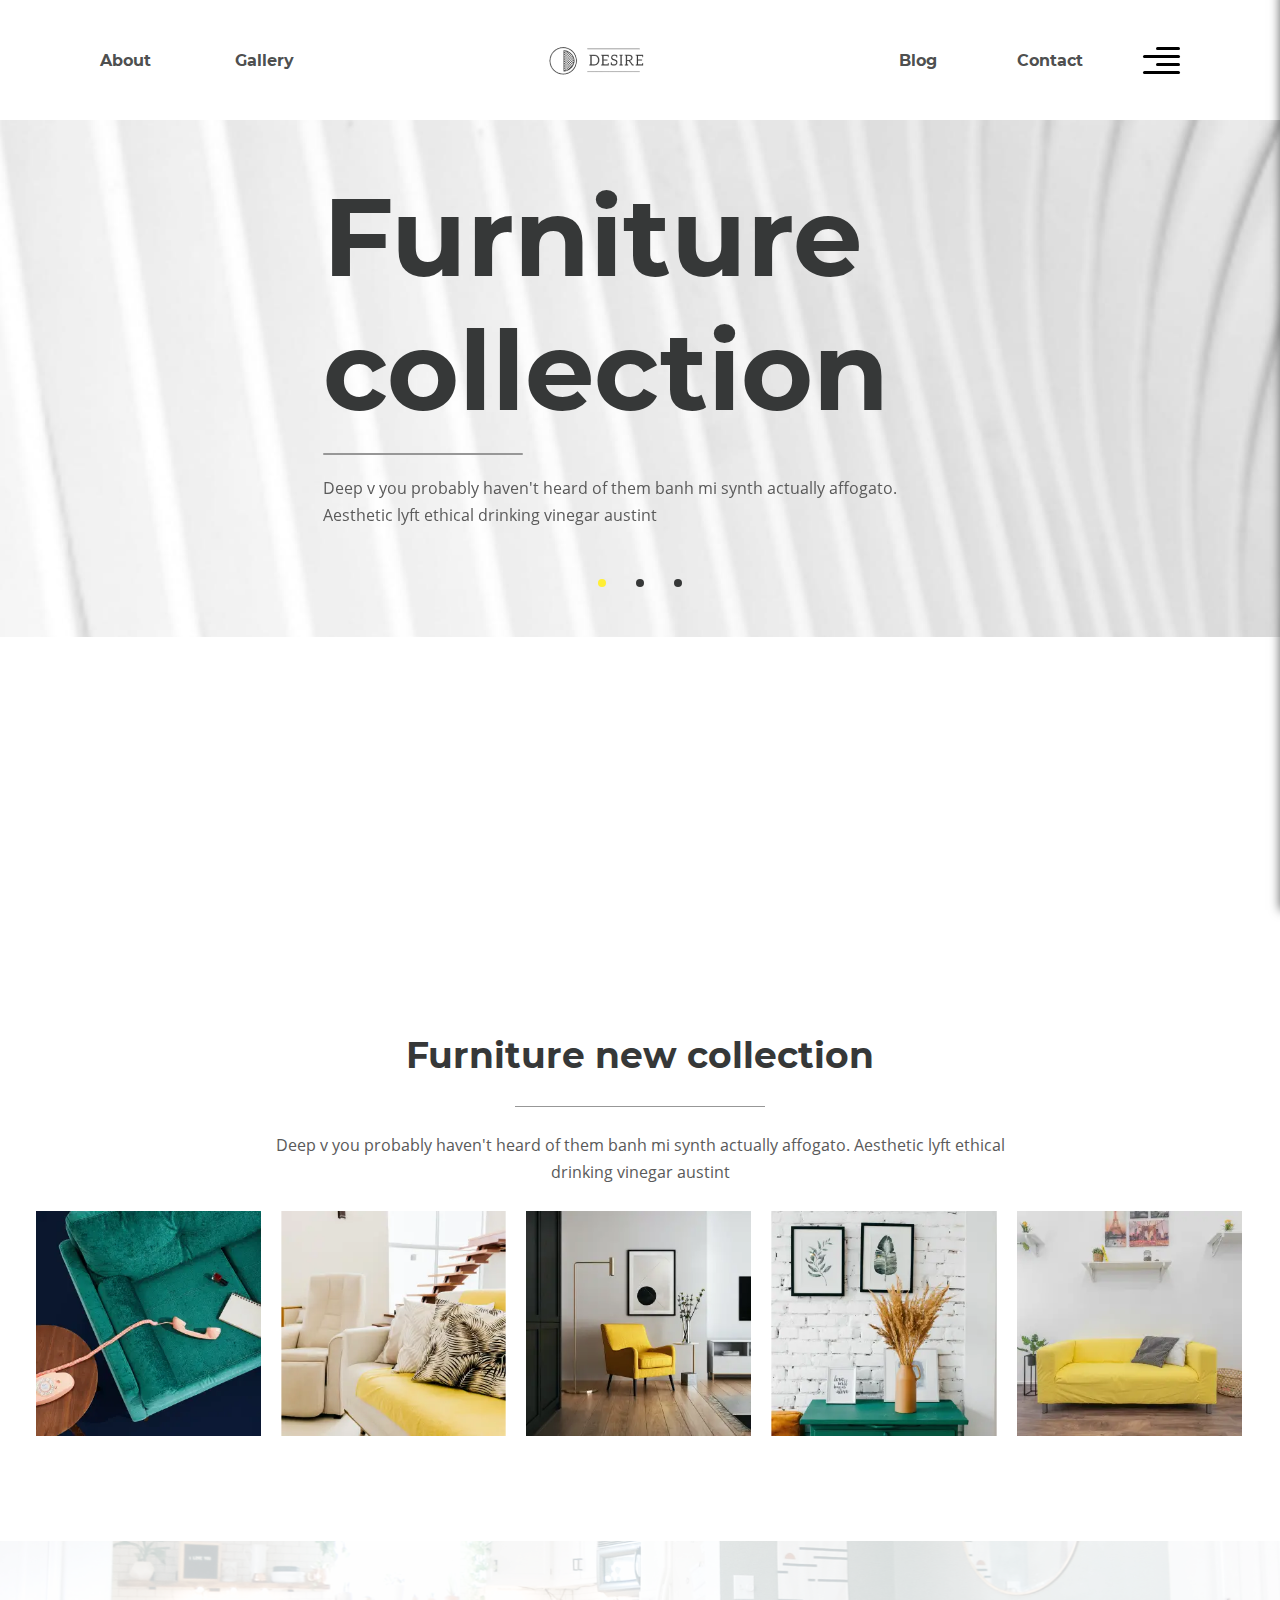
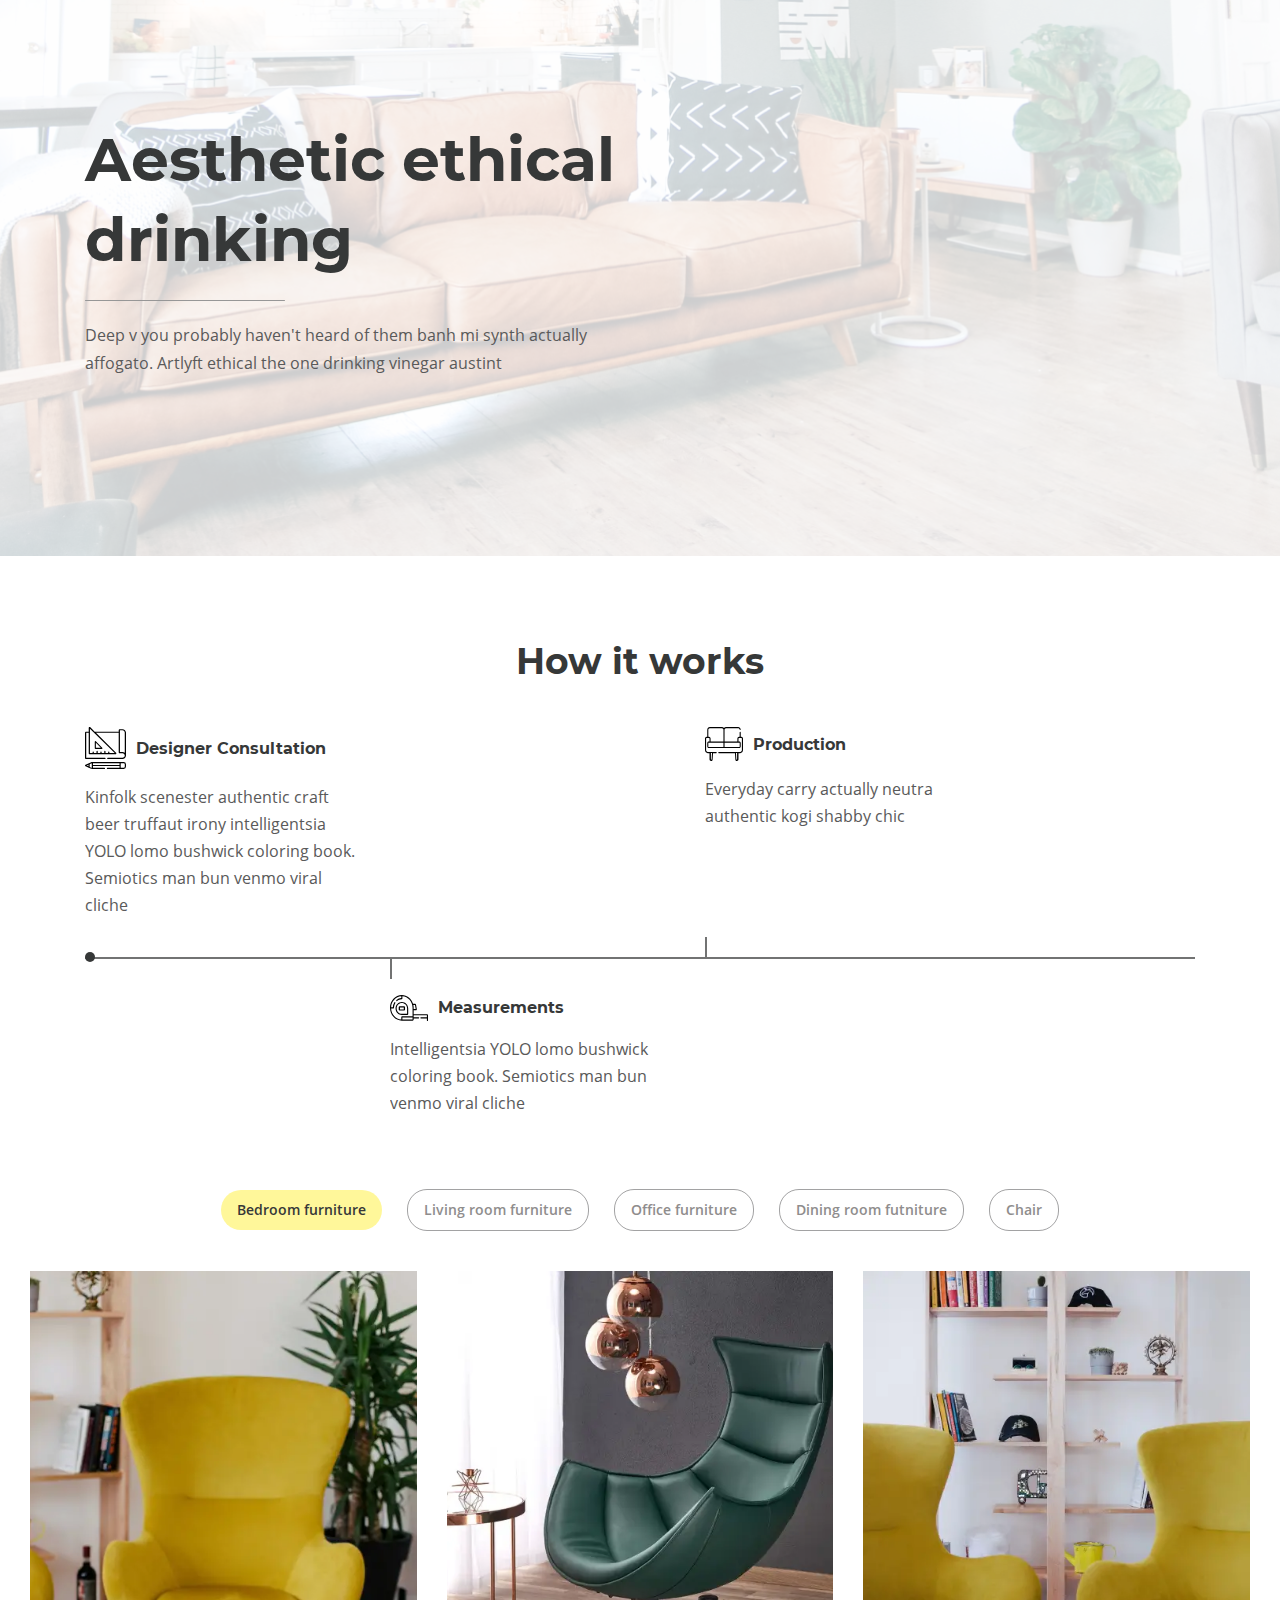
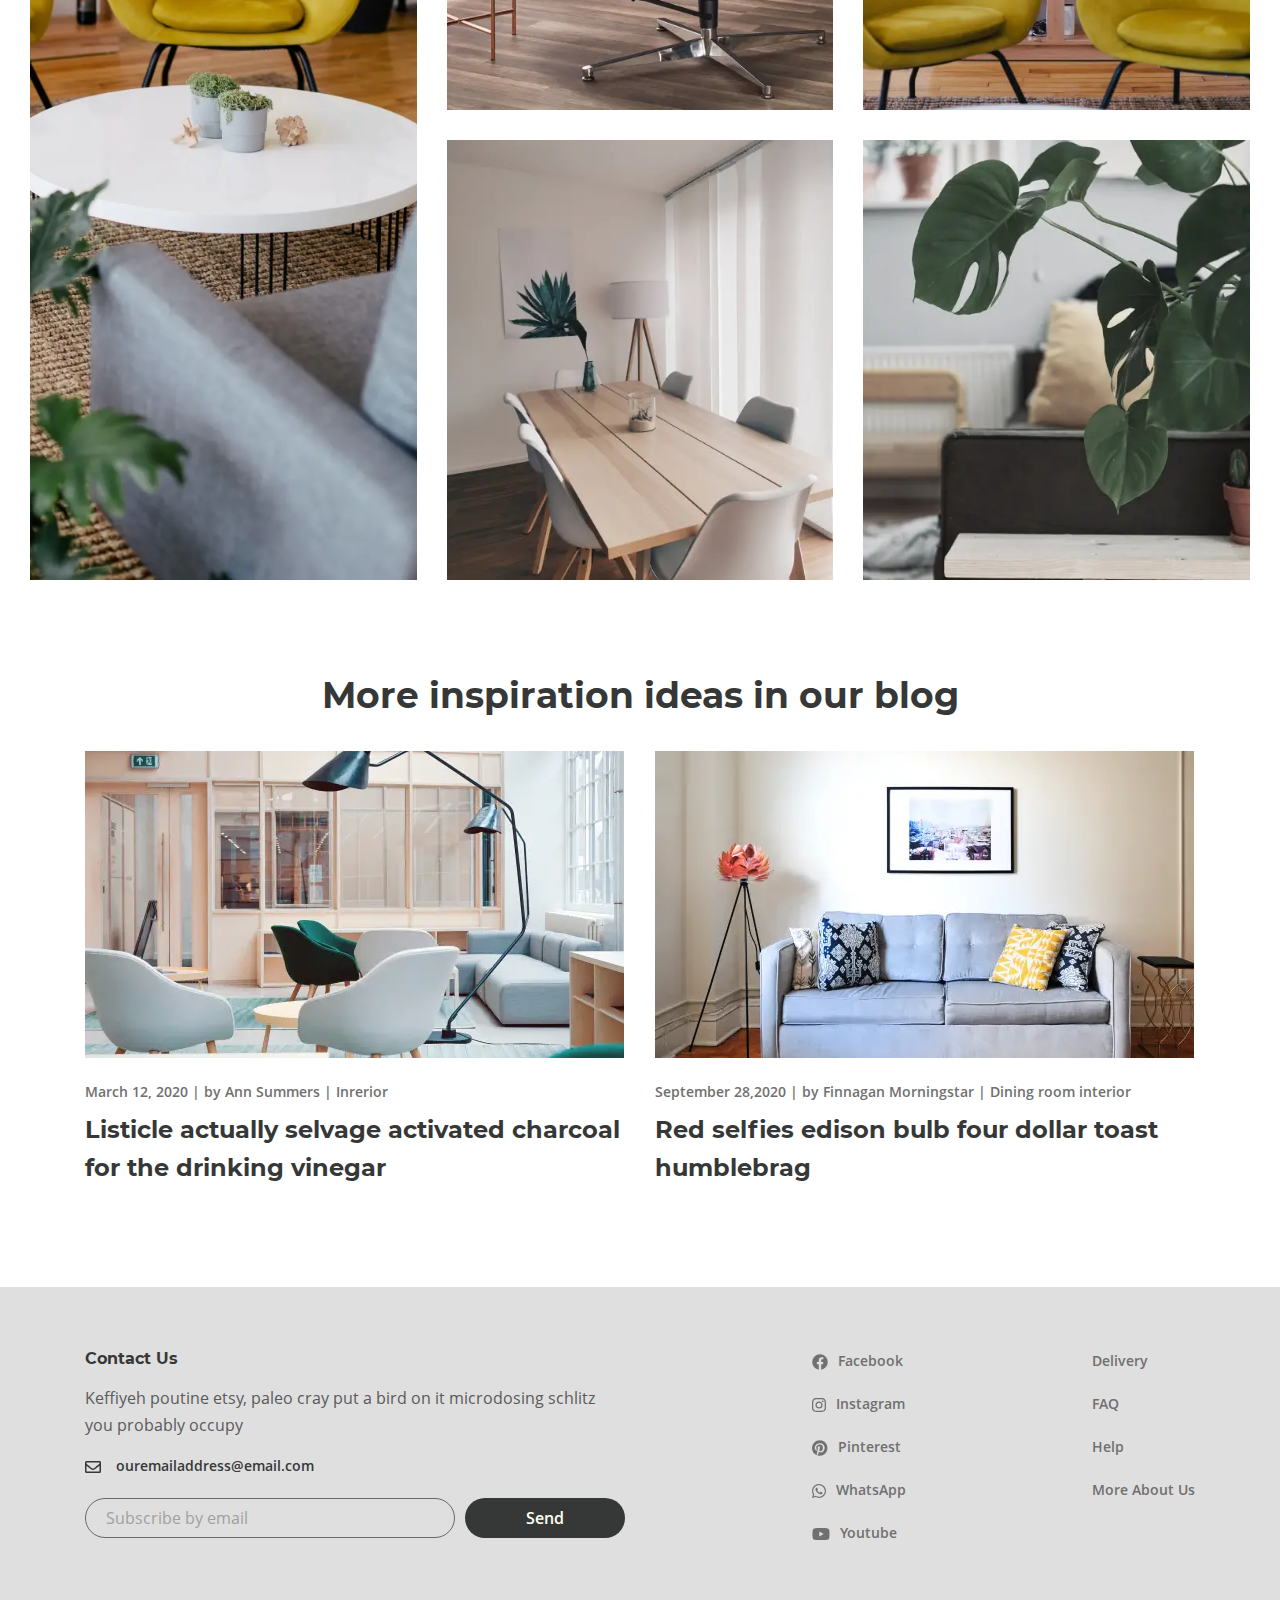
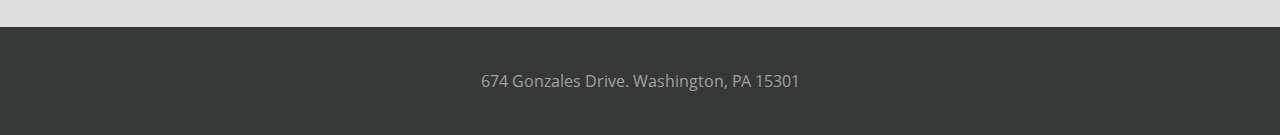
<file: index.html>
<!DOCTYPE html><html lang="ru"><head>  <meta charset="UTF-8">  <meta name="viewport" content="width=device-width, initial-scale=1.0">  <meta name="description" content="content">  <title>Desire</title>  <link rel="shortcut icon" href="images/favicon.png" type="image/png">  <link rel="stylesheet" href="css/style.min.css"></head><body>  <header class="header">    <nav class="nav container">      <div class="menu">        <div class="main-menu main-menu__left">          <a href="about.html" class="main-menu__link">About</a>          <a href="gallery.html" class="main-menu__link">Gallery</a>        </div>        <!-- /.main-menu -->      </div>      <!-- /.menu -->      <div class="logo">        <a class="logo__link" href="index.html">          <picture><source srcset="images/logo.webp" type="image/webp"><img class="logo__img" src="images/logo.png" alt=""></picture>        </a>      </div>      <!-- /.logo -->      <div class="menu">        <div class="main-menu main-menu__right">          <a href="blog.html" class="main-menu__link main-menu__link_right">Blog</a>          <a href="contact.html" class="main-menu__link main-menu__link_right">Contact</a>        </div>        <!-- /.main-menu -->        <div class="burger">          <span class="burger__item burger__item1"></span>          <span class="burger__item burger__item2"></span>          <span class="burger__item burger__item3"></span>          <span class="burger__item burger__item4"></span>        </div>        <!-- /.burger -->      </div>      <!-- /.menu -->    </nav>    <div class="header__slider">      <div class="header__slider-block">        <div class="header__slider-image">          <picture><source srcset="images/header__slider/header__slider.webp" type="image/webp"><img class="header__slider-img" src="images/header__slider/header__slider.png" alt=""></picture>        </div>        <!-- /.header__slider-image -->        <div class="title2 header__slider-content">          Furniture collection          <div class="title2__line header__slider-content_line"></div>          <!-- /.title2__line -->          <div class="title2__text header__slider-content_text">            Deep v you probably haven't heard of them banh mi synth actually affogato. Aesthetic lyft ethical drinking            vinegar austint          </div>          <!-- /.title2__text -->        </div>        <!-- /.header__slider-content -->      </div>      <!-- /.header__slider-block -->      <div class="header__slider-block">        <div class="header__slider-image">          <picture><source srcset="images/header__slider/header__slider.webp" type="image/webp"><img class="header__slider-img" src="images/header__slider/header__slider.png" alt=""></picture>        </div>        <!-- /.header__slider-image -->        <div class="title2 header__slider-content">          Furniture collection          <div class="title2__line header__slider-content_line"></div>          <!-- /.title2__line -->          <div class="title2__text header__slider-content_text">            Deep v you probably haven't heard of them banh mi synth actually affogato. Aesthetic lyft ethical drinking            vinegar austint          </div>          <!-- /.title2__text -->        </div>        <!-- /.header__slider-content -->      </div>      <!-- /.header__slider-block -->      <div class="header__slider-block">        <div class="header__slider-image">          <picture><source srcset="images/header__slider/header__slider.webp" type="image/webp"><img class="header__slider-img" src="images/header__slider/header__slider.png" alt=""></picture>        </div>        <!-- /.header__slider-image -->        <div class="title2 header__slider-content">          Furniture collection          <div class="title2__line header__slider-content_line"></div>          <!-- /.title2__line -->          <div class="title2__text header__slider-content_text">            Deep v you probably haven't heard of them banh mi synth actually affogato. Aesthetic lyft ethical drinking            vinegar austint          </div>          <!-- /.title2__text -->        </div>        <!-- /.header__slider-content -->      </div>      <!-- /.header__slider-block -->    </div>    <!-- /.header__slider -->  </header>  <!-- /.header -->  <main>    <section class="collection container-big">      <div class="title1 collection__title">        Furniture new collection        <div class="title1__line collection__title_line"></div>        <!-- /.title1__line -->        <div class="title1__text collection__title_text">          Deep v you probably haven't heard of them banh mi synth actually affogato. Aesthetic lyft ethical drinking          vinegar austint        </div>        <!-- /.title1__text -->      </div>      <!-- /.collection__title -->      <div class="collection__slider">        <div class="collection__slider-block">          <picture><source srcset="images/collection/1.webp" type="image/webp"><img class="collection__slider-img" src="images/collection/1.png" alt=""></picture>          <div class="collection__slider-overlay">            <div class="title1 collection__slider-title">              Truffaut literally trust              <div class="title1__line collection__slider-title_line"></div>              <!-- /.title1__line -->              <div class="title1__text collection__slider-title_text">                Living room furntiture | Chair              </div>              <!-- /.title1__text -->            </div>            <!-- /.collection__slider-title -->          </div>          <!-- /.collection__slider-overlay -->        </div>        <div class="collection__slider-block">          <picture><source srcset="images/collection/2.webp" type="image/webp"><img class="collection__slider-img" src="images/collection/2.png" alt=""></picture>          <div class="collection__slider-overlay">            <div class="title1 collection__slider-title">              Truffaut literally trust              <div class="title1__line collection__slider-title_line"></div>              <!-- /.title1__line -->              <div class="title1__text collection__slider-title_text">                Living room furntiture | Chair              </div>              <!-- /.title1__text -->            </div>            <!-- /.collection__slider-title -->          </div>          <!-- /.collection__slider-overlay -->        </div>        <div class="collection__slider-block">          <picture><source srcset="images/collection/3.webp" type="image/webp"><img class="collection__slider-img" src="images/collection/3.png" alt=""></picture>          <div class="collection__slider-overlay">            <div class="title1 collection__slider-title">              Truffaut literally trust              <div class="title1__line collection__slider-title_line"></div>              <!-- /.title1__line -->              <div class="title1__text collection__slider-title_text">                Living room furntiture | Chair              </div>              <!-- /.title1__text -->            </div>            <!-- /.collection__slider-title -->          </div>          <!-- /.collection__slider-overlay -->        </div>        <div class="collection__slider-block">          <picture><source srcset="images/collection/4.webp" type="image/webp"><img class="collection__slider-img" src="images/collection/4.png" alt=""></picture>          <div class="collection__slider-overlay">            <div class="title1 collection__slider-title">              Truffaut literally trust              <div class="title1__line collection__slider-title_line"></div>              <!-- /.title1__line -->              <div class="title1__text collection__slider-title_text">                Living room furntiture | Chair              </div>              <!-- /.title1__text -->            </div>            <!-- /.collection__slider-title -->          </div>          <!-- /.collection__slider-overlay -->        </div>        <div class="collection__slider-block">          <picture><source srcset="images/collection/5.webp" type="image/webp"><img class="collection__slider-img" src="images/collection/5.png" alt=""></picture>          <div class="collection__slider-overlay">            <div class="title1 collection__slider-title">              Truffaut literally trust              <div class="title1__line collection__slider-title_line"></div>              <!-- /.title1__line -->              <div class="title1__text collection__slider-title_text">                Living room furntiture | Chair              </div>              <!-- /.title1__text -->            </div>            <!-- /.collection__slider-title -->          </div>          <!-- /.collection__slider-overlay -->        </div>        <div class="collection__slider-block">          <picture><source srcset="images/collection/1.webp" type="image/webp"><img class="collection__slider-img" src="images/collection/1.png" alt=""></picture>          <div class="collection__slider-overlay">            <div class="title1 collection__slider-title">              Truffaut literally trust              <div class="title1__line collection__slider-title_line"></div>              <!-- /.title1__line -->              <div class="title1__text collection__slider-title_text">                Living room furntiture | Chair              </div>              <!-- /.title1__text -->            </div>            <!-- /.collection__slider-title -->          </div>          <!-- /.collection__slider-overlay -->        </div>      </div>      <!-- /.collection__slider -->    </section>    <!-- /.collection -->    <section class="action">      <div class="container">        <div class="action__wrap">          <div class="title2 action__title">            Aesthetic ethical drinking            <div class="title2__line action__title_line"></div>            <!-- /.title2__line -->            <div class="title2__text action__title_text">              Deep v you probably haven't heard of them banh mi synth actually affogato. Artlyft ethical the one              drinking vinegar austint            </div>            <!-- /.title2__text -->          </div>          <!-- /.action__title -->        </div>        <!-- /.action__wrap -->      </div>      <!-- /.container -->    </section>    <!-- /.action -->    <section class="works container">      <div class="works__title">        How it works      </div>      <!-- /.works__title -->      <div class="works__wrap">        <div class="works__wrap-header">          <div class="works__wrap-item works__wrap-item_tool">            <div class="works__wrap-inner">              <picture><source srcset="images/works/tool.svg" type="image/webp"><img class="works__wrap-img" src="images/works/tool.svg" alt=""></picture>              <div class="works__wrap-title">                Designer Consultation              </div>              <!-- /.works__wrap-title -->            </div>            <!-- /.works__wrap-inner -->            <div class="works__wrap-text">              Kinfolk scenester authentic craft beer truffaut irony intelligentsia YOLO lomo bushwick coloring book.              Semiotics man bun venmo viral cliche            </div>            <!-- /.works__wrap-text -->          </div>          <!-- /.works__wrap-item -->          <div class="works__wrap-item works__wrap-item_sofa">            <div class="works__wrap-inner">              <picture><source srcset="images/works/sofa.svg" type="image/webp"><img class="works__wrap-img" src="images/works/sofa.svg" alt=""></picture>              <div class="works__wrap-title">                Production              </div>              <!-- /.works__wrap-title -->            </div>            <!-- /.works__wrap-inner -->            <div class="works__wrap-text">              Everyday carry actually neutra authentic kogi shabby chic            </div>            <!-- /.works__wrap-text -->          </div>          <!-- /.works__wrap-item -->        </div>        <!-- /.works__wrap-header -->        <div class="works__wrap-item works__wrap-item_measuring">          <div class="works__wrap-inner">            <picture><source srcset="images/works/measuring.svg" type="image/webp"><img class="works__wrap-img" src="images/works/measuring.svg" alt=""></picture>            <div class="works__wrap-title">              Measurements            </div>            <!-- /.works__wrap-title -->          </div>          <!-- /.works__wrap-inner -->          <div class="works__wrap-text">            Intelligentsia YOLO lomo bushwick coloring book. Semiotics man bun venmo viral cliche          </div>          <!-- /.works__wrap-text -->        </div>        <!-- /.works__wrap-item -->      </div>      <!-- /.works__wrap -->    </section>    <!-- /.works -->    <section class="gallery container-big">      <div class="gallery__filter">        <button class="gallery__btn active" href="#" data-filter="all">Bedroom furniture</button>        <button class="gallery__btn" href="#" data-filter="living">Living room furniture</button>        <button class="gallery__btn" href="#" data-filter="office">Office furniture</button>        <button class="gallery__btn" href="#" data-filter="dining">Dining room futniture</button>        <button class="gallery__btn" href="#" data-filter="chair">Chair</button>      </div>      <!-- /.gallery__filter -->      <div class="gallery__list">        <div class="gallery__item gallery__item_big living">          <picture><source srcset="images/gallery/1.webp" type="image/webp"><img class="gallery__img" src="images/gallery/1.jpg" alt=""></picture>        </div>        <!-- /.gallery__item -->        <div class="gallery__item living">          <picture><source srcset="images/gallery/2.webp" type="image/webp"><img class="gallery__img" src="images/gallery/2.jpg" alt=""></picture>        </div>        <!-- /.gallery__item -->        <div class="gallery__item office">          <picture><source srcset="images/gallery/3.webp" type="image/webp"><img class="gallery__img" src="images/gallery/3.jpg" alt=""></picture>        </div>        <!-- /.gallery__item -->        <div class="gallery__item dining">          <picture><source srcset="images/gallery/4.webp" type="image/webp"><img class="gallery__img" src="images/gallery/4.jpg" alt=""></picture>        </div>        <!-- /.gallery__item -->        <div class="gallery__item chair">          <picture><source srcset="images/gallery/5.webp" type="image/webp"><img class="gallery__img" src="images/gallery/5.jpg" alt=""></picture>        </div>        <!-- /.gallery__item -->      </div>      <!-- /.gallery__list -->    </section>    <!-- /.gallery -->    <section class="blog container">      <div class="blog__title">        More inspiration ideas in our blog      </div>      <!-- /.blog__title -->      <div class="blog__wrap">        <div class="blog__item">          <picture><source srcset="images/blog/1.webp" type="image/webp"><img class="blog__img" src="images/blog/1.png" alt=""></picture>          <div class="blog__content">            <div class="blog__info">              March 12, 2020 | by Ann Summers | Inrerior            </div>            <!-- /.blog__info -->            <div class="blog__item-title">              <a class="blog__item-link" href="javascript:;">Listicle actually selvage activated charcoal for the                drinking                vinegar</a>            </div>            <!-- /.blog__title -->          </div>          <!-- /.blog__content -->        </div>        <!-- /.blog__item -->        <div class="blog__item">          <picture><source srcset="images/blog/2.webp" type="image/webp"><img class="blog__img" src="images/blog/2.png" alt=""></picture>          <div class="blog__content">            <div class="blog__info">              September 28,2020 | by Finnagan Morningstar | Dining room interior            </div>            <!-- /.blog__info -->            <div class="blog__item-title">              <a class="blog__item-link" href="javascript:;">Red selfies edison bulb four dollar toast humblebrag</a>            </div>            <!-- /.blog__title -->          </div>          <!-- /.blog__content -->        </div>        <!-- /.blog__item -->      </div>      <!-- /.blog__wrap -->    </section>    <!-- /.blog -->  </main>  <!-- footer -->  <footer class="footer">  <div class="footer__header">    <div class="container">      <div class="footer__header-wrap">        <div class="footer__header-contact">          <div class="footer__header-title">            Contact Us          </div>          <!-- /.footer__header-title -->          <div class="footer__header-text">            Keffiyeh poutine etsy, paleo cray put a bird on it microdosing schlitz you probably occupy          </div>          <!-- /.footer__header-text -->          <div class="footer__header-email">            <picture><source srcset="images/footer/email.svg" type="image/webp"><img class="footer__header-emailImg" src="images/footer/email.svg" alt=""></picture>            <a class="footer__header-emailLink" href="mailto:ouremailaddress@email.com">ouremailaddress@email.com</a>          </div>          <!-- /.footer__header-email -->          <form action="#" method="POST" class="footer__header-form">            <input type="text" name="email" class="footer__header-input" placeholder="Subscribe by email">            <button class="footer__header-btn">Send</button>          </form>          <!-- /.footer__header-form -->        </div>        <!-- /.footer__header-contact -->        <div class="footer__header-social">          <div class="footer__header-item">            <picture><source srcset="images/footer/facebook.svg" type="image/webp"><img src="images/footer/facebook.svg" alt="" class="footer__header-img"></picture>            <a href="javascript:;" class="footer__header-socialLink">              Facebook            </a>          </div>          <!-- /.footer__header-item -->          <div class="footer__header-item">            <picture><source srcset="images/footer/instagram.svg" type="image/webp"><img src="images/footer/instagram.svg" alt="" class="footer__header-img"></picture>            <a href="javascript:;" class="footer__header-socialLink">              Instagram            </a>          </div>          <!-- /.footer__header-item -->          <div class="footer__header-item">            <picture><source srcset="images/footer/pinterest.svg" type="image/webp"><img src="images/footer/pinterest.svg" alt="" class="footer__header-img"></picture>            <a href="javascript:;" class="footer__header-socialLink">              Pinterest            </a>          </div>          <!-- /.footer__header-item -->          <div class="footer__header-item">            <picture><source srcset="images/footer/whatsapp.svg" type="image/webp"><img src="images/footer/whatsapp.svg" alt="" class="footer__header-img"></picture>            <a href="javascript:;" class="footer__header-socialLink">              WhatsApp            </a>          </div>          <!-- /.footer__header-item -->          <div class="footer__header-item">            <picture><source srcset="images/footer/youtube.svg" type="image/webp"><img src="images/footer/youtube.svg" alt="" class="footer__header-img"></picture>            <a href="javascript:;" class="footer__header-socialLink">              Youtube            </a>          </div>          <!-- /.footer__header-item -->        </div>        <!-- /.footer__header-social -->        <div class="footer__header-links">          <a href="javascript:;" class="footer__header-link">Delivery</a>          <a href="javascript:;" class="footer__header-link">FAQ</a>          <a href="javascript:;" class="footer__header-link">Help</a>          <a href="javascript:;" class="footer__header-link">More About Us</a>        </div>        <!-- /.footer__header-links -->      </div>      <!-- /.footer__header-wrap -->    </div>    <!-- /.container -->  </div>  <!-- /.footer__header -->  <div class="footer__footer">    <div class="container">      <div class="footer__footer-text">        674 Gonzales Drive. Washington, PA 15301      </div>      <!-- /.footer__footer-text -->    </div>    <!-- /.container -->  </div>  <!-- /.footer__footer --></footer><!-- /.footer -->  <!-- right menu -->  <div class="right-menu">  <div class="right-menu__close">    <span class="right-menu__close-item"></span>  </div>  <!-- /.right-menu__close -->  <div class="right-menu__logo">    <picture><source srcset="images/logo.webp" type="image/webp"><img class="right-menu__logo-img" src="images/logo.png" alt=""></picture>  </div>  <!-- /.right-menu__logo -->  <div class="title1 right-menu__title">    Furniture for life    <div class="title1__line right-menu__title_line"></div>    <!-- /.title1__line -->    <div class="title1__text right-menu__title_text">      Sustainable hot chicken skateboard, dreamcatcher meggings actually squid. Slow-carb everyday carry +1 art party      microdosing, put a bird on it brooklyn    </div>    <!-- /.title1__text -->  </div>  <!-- /.right-menu__title -->  <div class="right-menu__image">    <picture><source srcset="images/right__menu/1.webp" type="image/webp"><img class="right-menu__img" src="images/right__menu/1.jpg" alt=""></picture>  </div>  <!-- /.right-menu__image --></div><!-- /.right-menu -->  <script src="https://code.jquery.com/jquery-3.5.1.min.js"></script>  <script src="js/slick.min.js"></script>  <script src="js/main.min.js"></script></body></html>
</file>
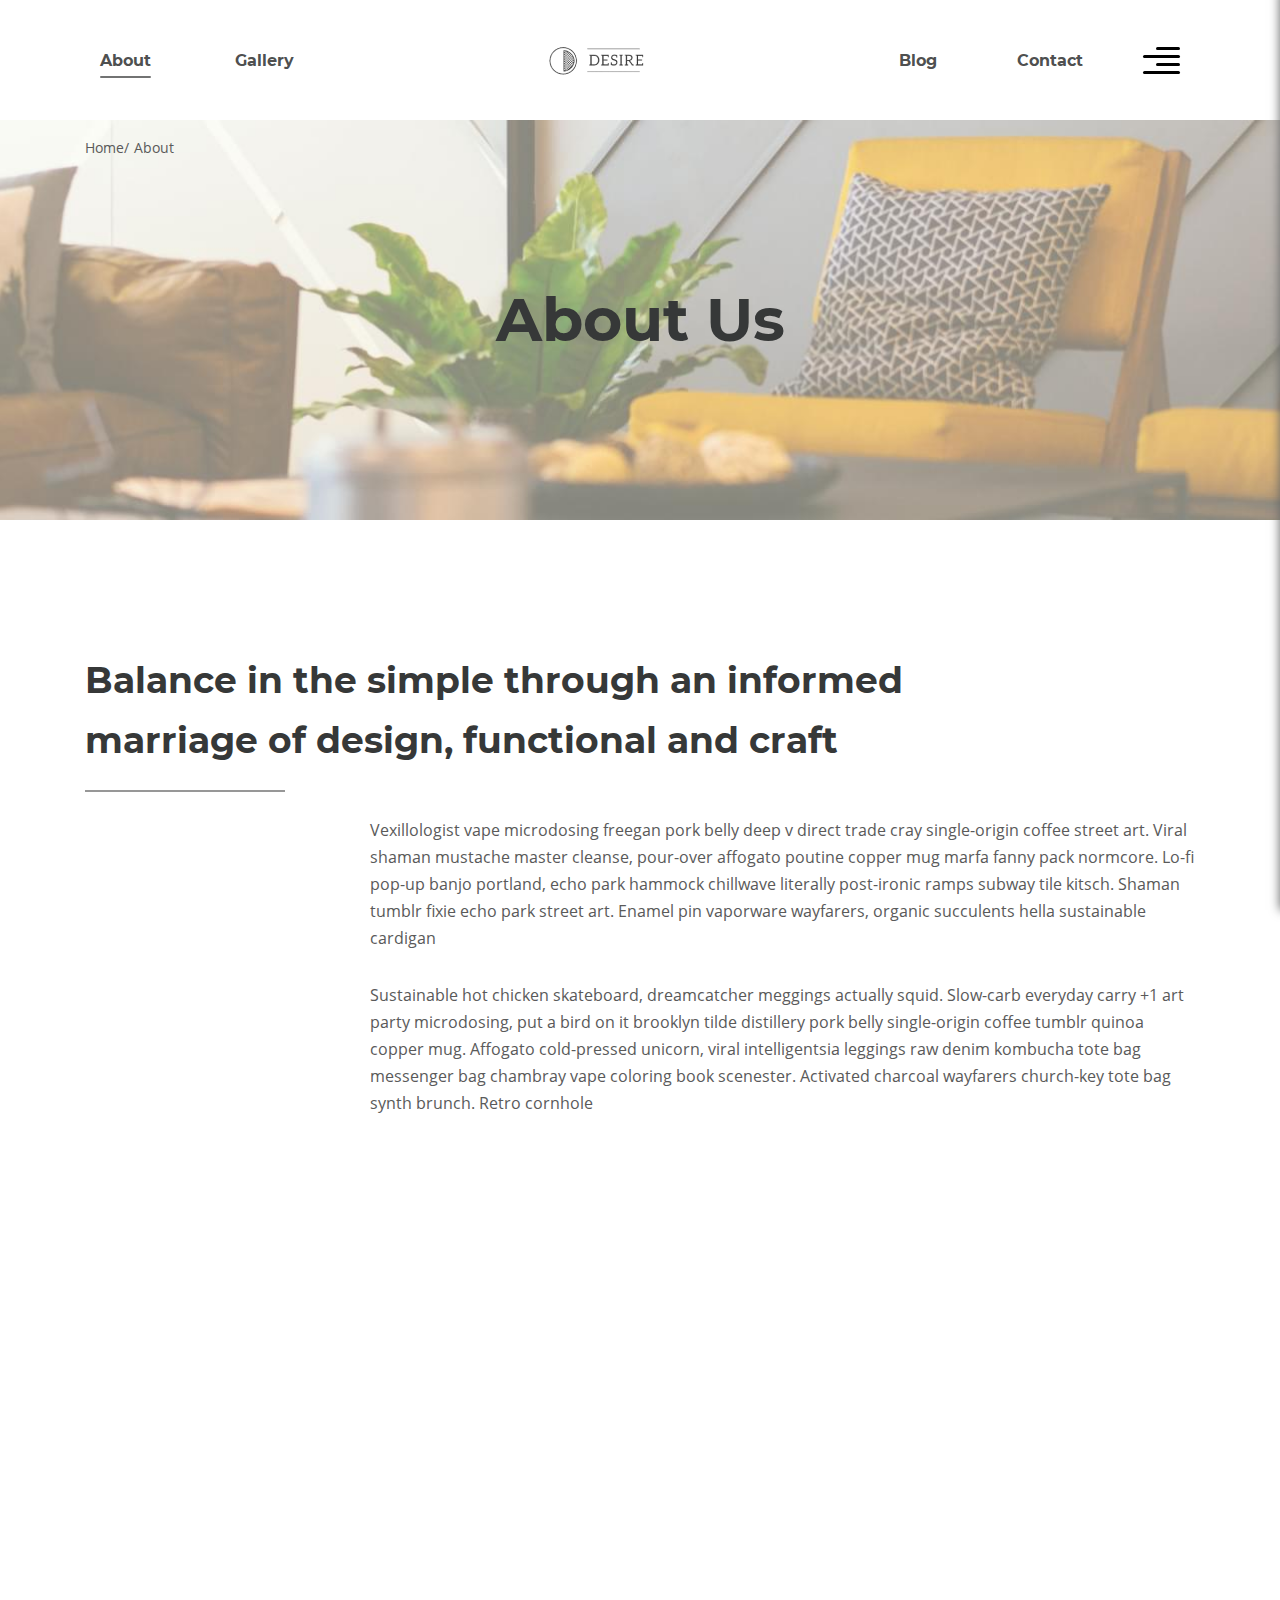
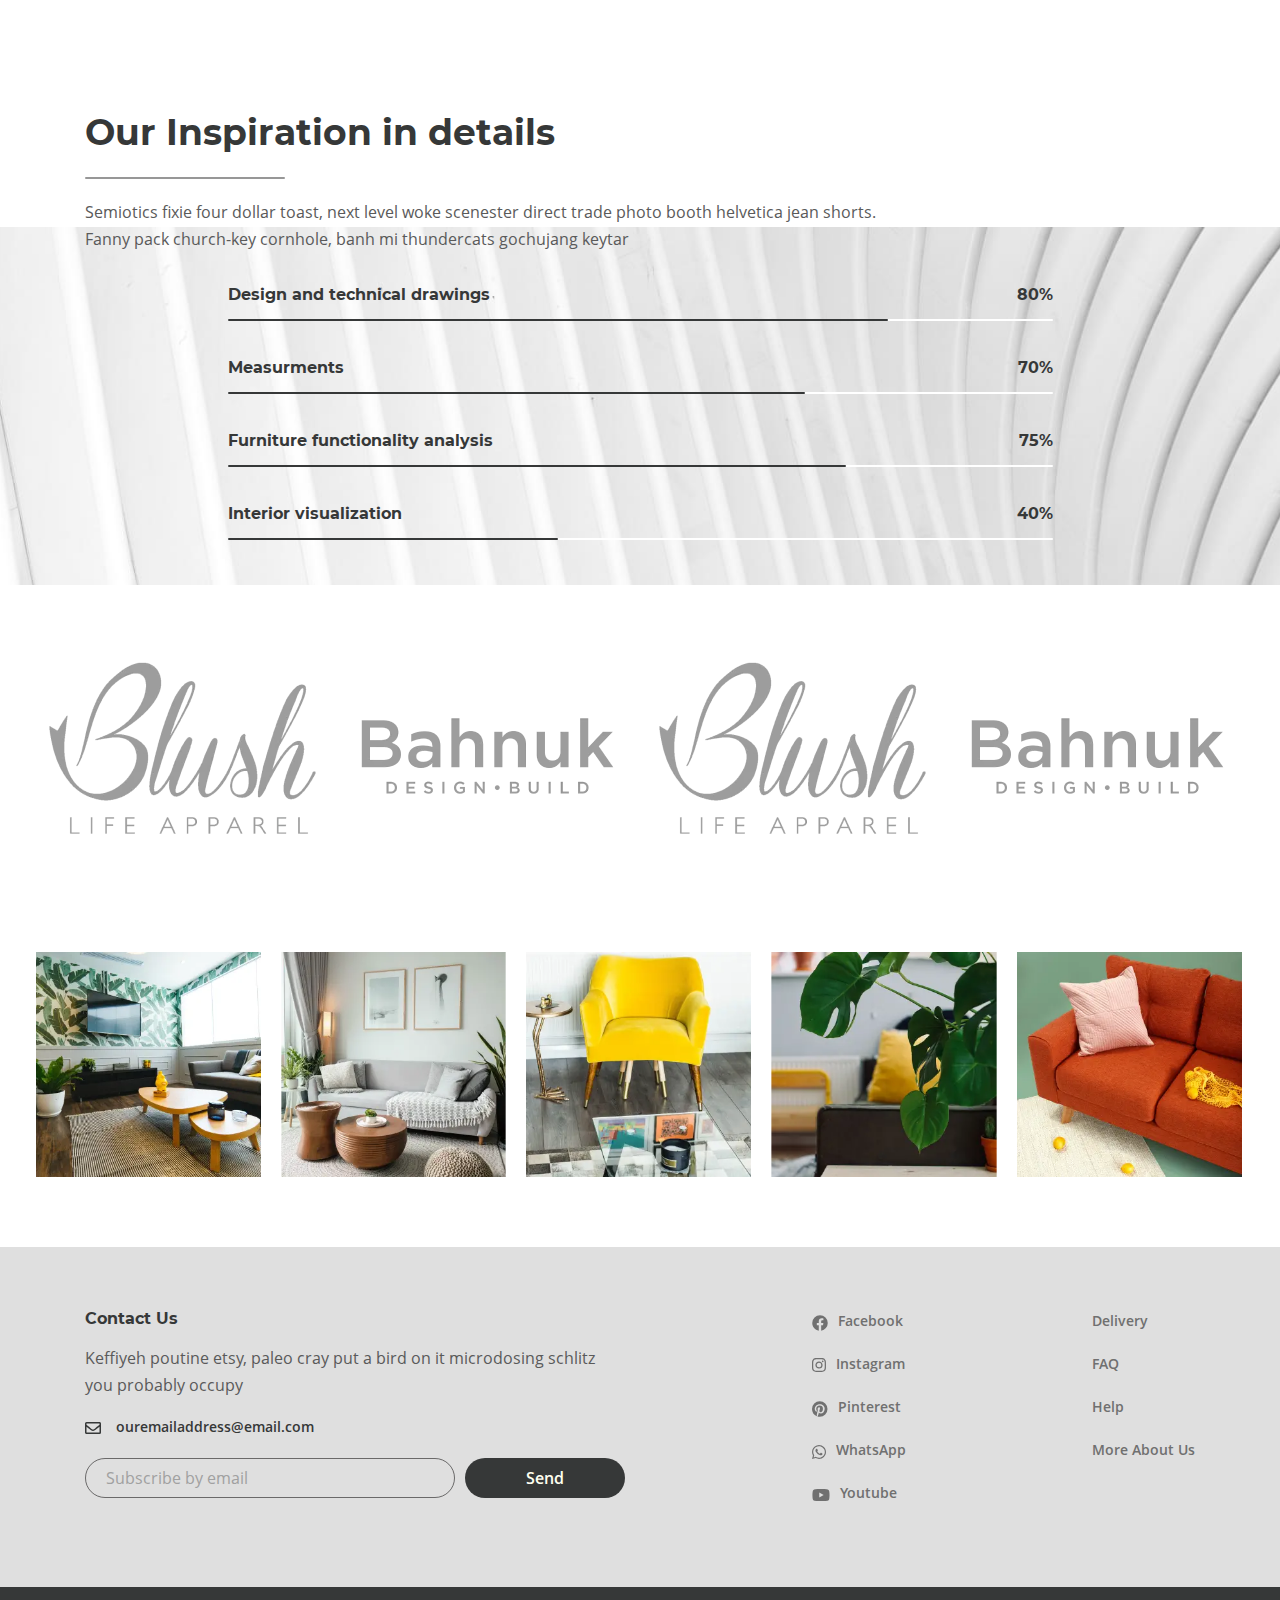
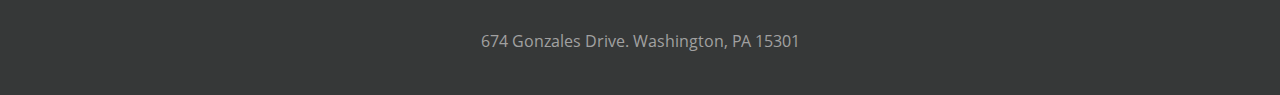
<file: about.html>
<!DOCTYPE html><html lang="ru"><head>  <meta charset="UTF-8">  <meta name="viewport" content="width=device-width, initial-scale=1.0">  <meta name="description" content="content">  <title>Desire / About</title>  <link rel="shortcut icon" href="images/favicon.png" type="image/png">  <link rel="stylesheet" href="css/style.min.css"></head><body>  <header class="header-about">    <nav class="nav container">  <div class="menu">    <div class="main-menu main-menu__left">      <a href="about.html" class="main-menu__link">About</a>      <a href="gallery.html" class="main-menu__link">Gallery</a>    </div>    <!-- /.main-menu -->  </div>  <!-- /.menu -->  <div class="logo">    <a class="logo__link" href="index.html">      <picture><source srcset="images/logo.webp" type="image/webp"><img class="logo__img" src="images/logo.png" alt=""></picture>    </a>  </div>  <!-- /.logo -->  <div class="menu">    <div class="main-menu main-menu__right">      <a href="blog.html" class="main-menu__link main-menu__link_right">Blog</a>      <a href="contact.html" class="main-menu__link main-menu__link_right">Contact</a>    </div>    <!-- /.main-menu -->    <div class="burger">      <span class="burger__item burger__item1"></span>      <span class="burger__item burger__item2"></span>      <span class="burger__item burger__item3"></span>      <span class="burger__item burger__item4"></span>    </div>    <!-- /.burger -->  </div>  <!-- /.menu --></nav>    <div class="header-about__wrap">      <div class="breadcrumbs breadcrumbs__about">        <div class="breadcrumbs__wrap container">          <span class="breadcrumbs__item">Home/</span>          <span class="breadcrumbs__item">About</span>        </div>        <!-- /.breadcrumbs__wrap -->      </div>      <!-- /.breadcrumbs -->      <div class="header-about__text container">        About Us      </div>      <!-- /.header-about__text container -->    </div>    <!-- /.header-about__wrap -->  </header>  <!-- /.header-about -->  <main>    <section class="about-content container">      <div class="title3 about-content__title">        Balance in the simple through an informed marriage of design, functional and craft        <div class="title3__line about-content__title-line"></div>        <!-- /.title3__line -->      </div>      <!-- /.title3 -->      <blockquote class="about-content__text">        <p class="about-content__text-item">Vexillologist vape microdosing freegan pork belly deep v direct trade cray          single-origin coffee street art. Viral shaman mustache master cleanse, pour-over affogato poutine copper mug          marfa fanny pack normcore. Lo-fi pop-up banjo portland, echo park hammock chillwave literally post-ironic          ramps subway tile kitsch. Shaman tumblr fixie echo park street art. Enamel pin vaporware wayfarers, organic          succulents hella sustainable cardigan</p>        <p class="about-content__text-item">Sustainable hot chicken skateboard, dreamcatcher meggings actually squid.          Slow-carb everyday carry +1 art party microdosing, put a bird on it brooklyn tilde distillery pork belly          single-origin coffee tumblr quinoa copper mug. Affogato cold-pressed unicorn, viral intelligentsia leggings          raw denim kombucha tote bag messenger bag chambray vape coloring book scenester. Activated charcoal wayfarers          church-key tote bag synth brunch. Retro cornhole</p>      </blockquote>      <!-- /.about-content__text -->    </section>    <!-- /.about-content -->    <section class="about-video">      <iframe width="560" height="315" src="https://www.youtube.com/embed/K5T_Vuzdm1I" title="YouTube video player"        frameborder="0" allow="accelerometer; autoplay; clipboard-write; encrypted-media; gyroscope; picture-in-picture"        allowfullscreen></iframe>    </section>    <!-- /.about-video -->    <section class="about-details">      <div class="title2 about-details__title container">        Our Inspiration in details        <div class="title2__line about-details__title-line"></div>        <!-- /.title2__line about-details__title-line -->        <div class="title2__text about-details__title-text">          Semiotics fixie four dollar toast, next level woke scenester direct trade photo booth helvetica jean shorts.          Fanny pack church-key cornhole, banh mi thundercats gochujang keytar        </div>        <!-- /.title2__text about-details__title-text -->      </div>      <!-- /.title2 about-details__title -->      <div class="about-details__footer">        <div class="container-big about-details__container-big">          <div class="about-details__footer-wrap">            <div class="about-details__image">              <picture><source srcset="images/about-details/img.webp" type="image/webp"><img class="about-details__img" src="images/about-details/img.png" alt=""></picture>            </div>            <!-- /.about-details__image -->            <div class="about-details__content">              <ul class="about-details__list">                <li class="about-details__item about-details__item_80">                  <span class="about-details__item-text">Design and technical drawings</span>                  <span class="about-details__item-number">80%</span>                </li>                <!-- /.about-details__item -->                <li class="about-details__item about-details__item_70">                  <span class="about-details__item-text">Measurments</span>                  <span class="about-details__item-number">70%</span>                </li>                <!-- /.about-details__item -->                <li class="about-details__item about-details__item_75">                  <span class="about-details__item-text">Furniture functionality analysis</span>                  <span class="about-details__item-number">75%</span>                </li>                <!-- /.about-details__item -->                <li class="about-details__item about-details__item_40">                  <span class="about-details__item-text">Interior visualization</span>                  <span class="about-details__item-number">40%</span>                </li>                <!-- /.about-details__item -->              </ul>              <!-- /.about-details__list -->            </div>            <!-- /.about-details__content -->          </div>          <!-- /.about-details__footer-wrap -->        </div>        <!-- /.container -->      </div>      <!-- /.about-details__footer -->    </section>    <!-- /.about-details -->    <section class="about-partners container-big">      <div class="about-partners__slider">        <div class="about-partners__slider-block">          <picture><source srcset="images/about-partners/1.webp" type="image/webp"><img src="images/about-partners/1.png" alt="" class="about-partners__img"></picture>        </div>        <!-- /.about-partners__slider-block -->        <div class="about-partners__slider-block">          <picture><source srcset="images/about-partners/2.webp" type="image/webp"><img src="images/about-partners/2.png" alt="" class="about-partners__img"></picture>        </div>        <!-- /.about-partners__slider-block -->        <div class="about-partners__slider-block">          <picture><source srcset="images/about-partners/1.webp" type="image/webp"><img src="images/about-partners/1.png" alt="" class="about-partners__img"></picture>        </div>        <!-- /.about-partners__slider-block -->        <div class="about-partners__slider-block">          <picture><source srcset="images/about-partners/2.webp" type="image/webp"><img src="images/about-partners/2.png" alt="" class="about-partners__img"></picture>        </div>        <!-- /.about-partners__slider-block -->        <div class="about-partners__slider-block">          <picture><source srcset="images/about-partners/1.webp" type="image/webp"><img src="images/about-partners/1.png" alt="" class="about-partners__img"></picture>        </div>        <!-- /.about-partners__slider-block -->        <div class="about-partners__slider-block">          <picture><source srcset="images/about-partners/2.webp" type="image/webp"><img src="images/about-partners/2.png" alt="" class="about-partners__img"></picture>        </div>        <!-- /.about-partners__slider-block -->      </div>      <!-- /.about-partners__slider -->    </section>    <!-- /.about-partners -->    <section class="collection collection__about container-big">      <div class="collection__slider">        <div class="collection__slider-block">          <picture><source srcset="images/collection/6.webp" type="image/webp"><img class="collection__slider-img" src="images/collection/6.png" alt=""></picture>          <div class="collection__slider-overlay">            <div class="title1 collection__slider-title">              Truffaut literally trust              <div class="title1__line collection__slider-title_line"></div>              <!-- /.title1__line -->              <div class="title1__text collection__slider-title_text">                Living room furntiture | Chair              </div>              <!-- /.title1__text -->            </div>            <!-- /.collection__slider-title -->          </div>          <!-- /.collection__slider-overlay -->        </div>        <div class="collection__slider-block">          <picture><source srcset="images/collection/7.webp" type="image/webp"><img class="collection__slider-img" src="images/collection/7.png" alt=""></picture>          <div class="collection__slider-overlay">            <div class="title1 collection__slider-title">              Truffaut literally trust              <div class="title1__line collection__slider-title_line"></div>              <!-- /.title1__line -->              <div class="title1__text collection__slider-title_text">                Living room furntiture | Chair              </div>              <!-- /.title1__text -->            </div>            <!-- /.collection__slider-title -->          </div>          <!-- /.collection__slider-overlay -->        </div>        <div class="collection__slider-block">          <picture><source srcset="images/collection/8.webp" type="image/webp"><img class="collection__slider-img" src="images/collection/8.png" alt=""></picture>          <div class="collection__slider-overlay">            <div class="title1 collection__slider-title">              Truffaut literally trust              <div class="title1__line collection__slider-title_line"></div>              <!-- /.title1__line -->              <div class="title1__text collection__slider-title_text">                Living room furntiture | Chair              </div>              <!-- /.title1__text -->            </div>            <!-- /.collection__slider-title -->          </div>          <!-- /.collection__slider-overlay -->        </div>        <div class="collection__slider-block">          <picture><source srcset="images/collection/9.webp" type="image/webp"><img class="collection__slider-img" src="images/collection/9.png" alt=""></picture>          <div class="collection__slider-overlay">            <div class="title1 collection__slider-title">              Truffaut literally trust              <div class="title1__line collection__slider-title_line"></div>              <!-- /.title1__line -->              <div class="title1__text collection__slider-title_text">                Living room furntiture | Chair              </div>              <!-- /.title1__text -->            </div>            <!-- /.collection__slider-title -->          </div>          <!-- /.collection__slider-overlay -->        </div>        <div class="collection__slider-block">          <picture><source srcset="images/collection/10.webp" type="image/webp"><img class="collection__slider-img" src="images/collection/10.png" alt=""></picture>          <div class="collection__slider-overlay">            <div class="title1 collection__slider-title">              Truffaut literally trust              <div class="title1__line collection__slider-title_line"></div>              <!-- /.title1__line -->              <div class="title1__text collection__slider-title_text">                Living room furntiture | Chair              </div>              <!-- /.title1__text -->            </div>            <!-- /.collection__slider-title -->          </div>          <!-- /.collection__slider-overlay -->        </div>        <div class="collection__slider-block">          <picture><source srcset="images/collection/6.webp" type="image/webp"><img class="collection__slider-img" src="images/collection/6.png" alt=""></picture>          <div class="collection__slider-overlay">            <div class="title1 collection__slider-title">              Truffaut literally trust              <div class="title1__line collection__slider-title_line"></div>              <!-- /.title1__line -->              <div class="title1__text collection__slider-title_text">                Living room furntiture | Chair              </div>              <!-- /.title1__text -->            </div>            <!-- /.collection__slider-title -->          </div>          <!-- /.collection__slider-overlay -->        </div>      </div>      <!-- /.collection__slider -->    </section>    <!-- /.collection -->  </main>  <!-- footer -->  <footer class="footer">  <div class="footer__header">    <div class="container">      <div class="footer__header-wrap">        <div class="footer__header-contact">          <div class="footer__header-title">            Contact Us          </div>          <!-- /.footer__header-title -->          <div class="footer__header-text">            Keffiyeh poutine etsy, paleo cray put a bird on it microdosing schlitz you probably occupy          </div>          <!-- /.footer__header-text -->          <div class="footer__header-email">            <picture><source srcset="images/footer/email.svg" type="image/webp"><img class="footer__header-emailImg" src="images/footer/email.svg" alt=""></picture>            <a class="footer__header-emailLink" href="mailto:ouremailaddress@email.com">ouremailaddress@email.com</a>          </div>          <!-- /.footer__header-email -->          <form action="#" method="POST" class="footer__header-form">            <input type="text" name="email" class="footer__header-input" placeholder="Subscribe by email">            <button class="footer__header-btn">Send</button>          </form>          <!-- /.footer__header-form -->        </div>        <!-- /.footer__header-contact -->        <div class="footer__header-social">          <div class="footer__header-item">            <picture><source srcset="images/footer/facebook.svg" type="image/webp"><img src="images/footer/facebook.svg" alt="" class="footer__header-img"></picture>            <a href="javascript:;" class="footer__header-socialLink">              Facebook            </a>          </div>          <!-- /.footer__header-item -->          <div class="footer__header-item">            <picture><source srcset="images/footer/instagram.svg" type="image/webp"><img src="images/footer/instagram.svg" alt="" class="footer__header-img"></picture>            <a href="javascript:;" class="footer__header-socialLink">              Instagram            </a>          </div>          <!-- /.footer__header-item -->          <div class="footer__header-item">            <picture><source srcset="images/footer/pinterest.svg" type="image/webp"><img src="images/footer/pinterest.svg" alt="" class="footer__header-img"></picture>            <a href="javascript:;" class="footer__header-socialLink">              Pinterest            </a>          </div>          <!-- /.footer__header-item -->          <div class="footer__header-item">            <picture><source srcset="images/footer/whatsapp.svg" type="image/webp"><img src="images/footer/whatsapp.svg" alt="" class="footer__header-img"></picture>            <a href="javascript:;" class="footer__header-socialLink">              WhatsApp            </a>          </div>          <!-- /.footer__header-item -->          <div class="footer__header-item">            <picture><source srcset="images/footer/youtube.svg" type="image/webp"><img src="images/footer/youtube.svg" alt="" class="footer__header-img"></picture>            <a href="javascript:;" class="footer__header-socialLink">              Youtube            </a>          </div>          <!-- /.footer__header-item -->        </div>        <!-- /.footer__header-social -->        <div class="footer__header-links">          <a href="javascript:;" class="footer__header-link">Delivery</a>          <a href="javascript:;" class="footer__header-link">FAQ</a>          <a href="javascript:;" class="footer__header-link">Help</a>          <a href="javascript:;" class="footer__header-link">More About Us</a>        </div>        <!-- /.footer__header-links -->      </div>      <!-- /.footer__header-wrap -->    </div>    <!-- /.container -->  </div>  <!-- /.footer__header -->  <div class="footer__footer">    <div class="container">      <div class="footer__footer-text">        674 Gonzales Drive. Washington, PA 15301      </div>      <!-- /.footer__footer-text -->    </div>    <!-- /.container -->  </div>  <!-- /.footer__footer --></footer><!-- /.footer -->  <!-- right menu -->  <div class="right-menu">  <div class="right-menu__close">    <span class="right-menu__close-item"></span>  </div>  <!-- /.right-menu__close -->  <div class="right-menu__logo">    <picture><source srcset="images/logo.webp" type="image/webp"><img class="right-menu__logo-img" src="images/logo.png" alt=""></picture>  </div>  <!-- /.right-menu__logo -->  <div class="title1 right-menu__title">    Furniture for life    <div class="title1__line right-menu__title_line"></div>    <!-- /.title1__line -->    <div class="title1__text right-menu__title_text">      Sustainable hot chicken skateboard, dreamcatcher meggings actually squid. Slow-carb everyday carry +1 art party      microdosing, put a bird on it brooklyn    </div>    <!-- /.title1__text -->  </div>  <!-- /.right-menu__title -->  <div class="right-menu__image">    <picture><source srcset="images/right__menu/1.webp" type="image/webp"><img class="right-menu__img" src="images/right__menu/1.jpg" alt=""></picture>  </div>  <!-- /.right-menu__image --></div><!-- /.right-menu -->  <script src="https://code.jquery.com/jquery-3.5.1.min.js"></script>  <script src="js/slick.min.js"></script>  <script src="js/main.min.js"></script></body></html>
</file>
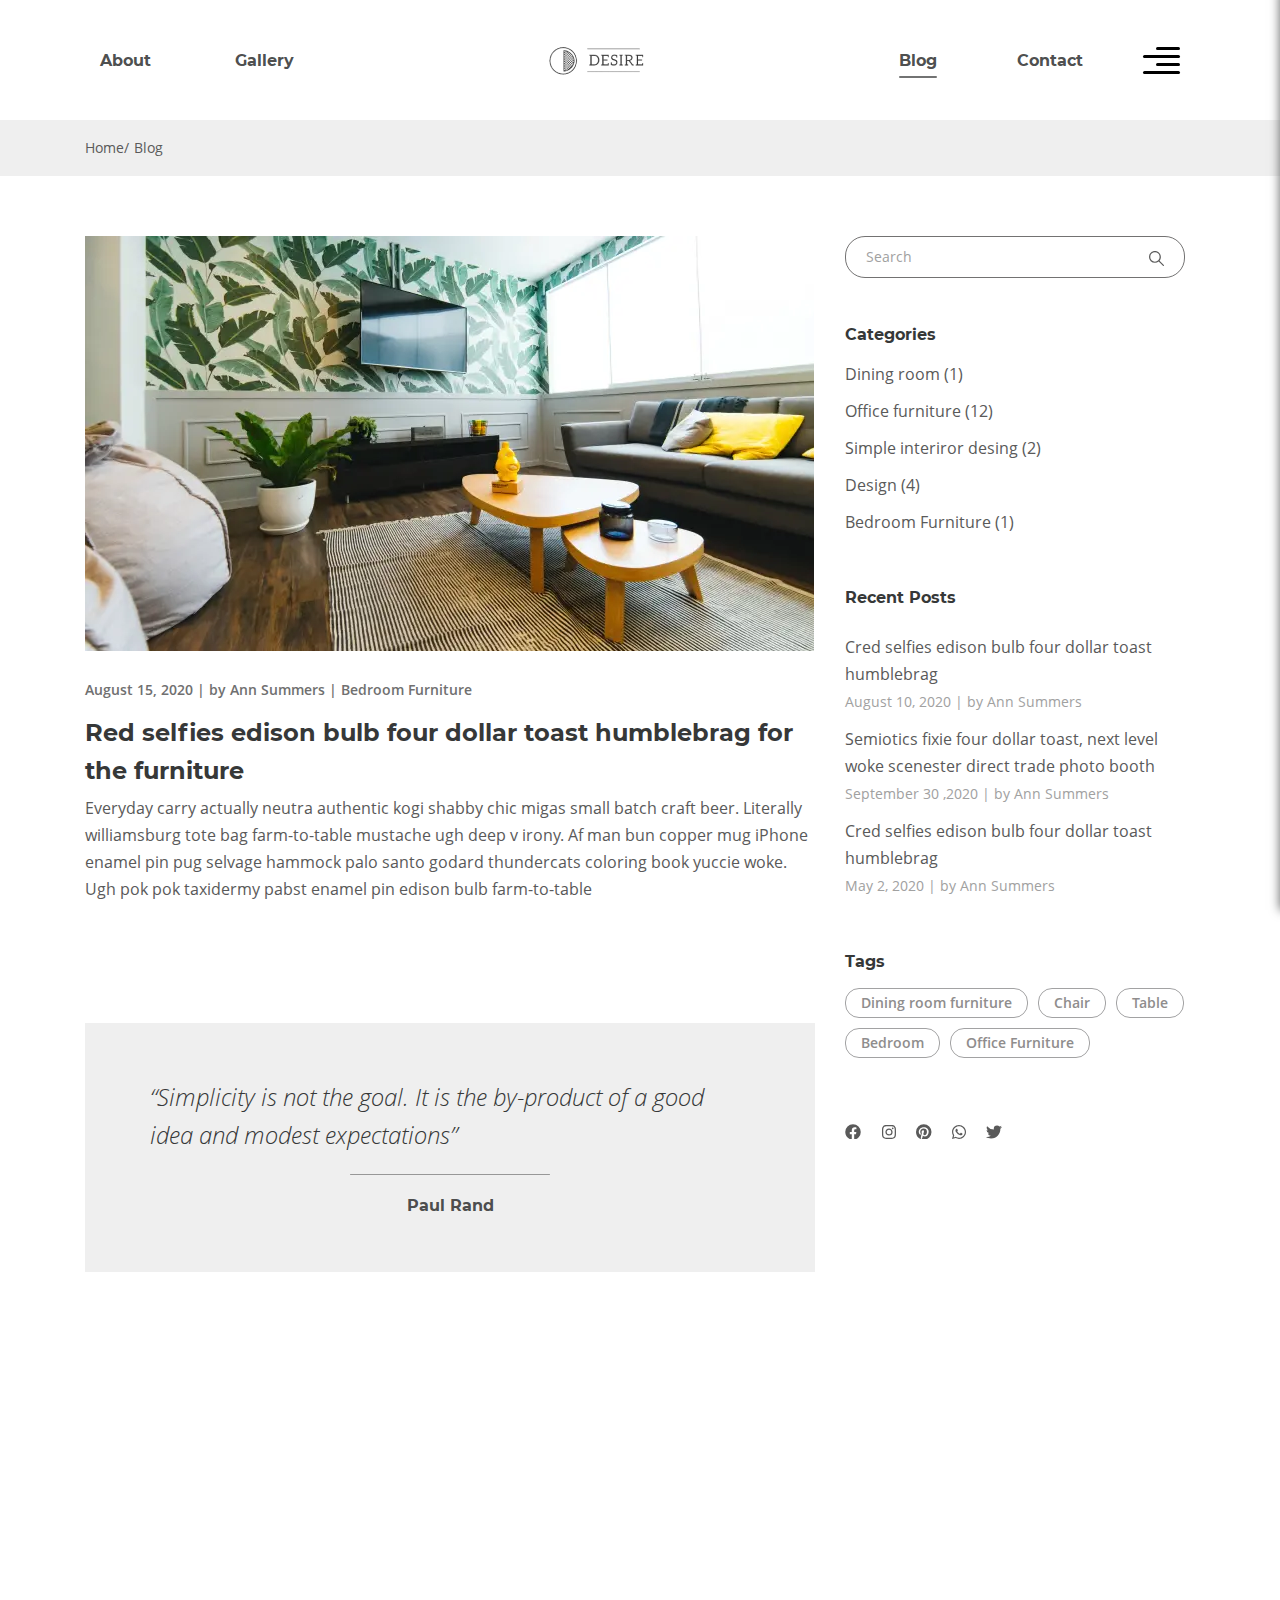
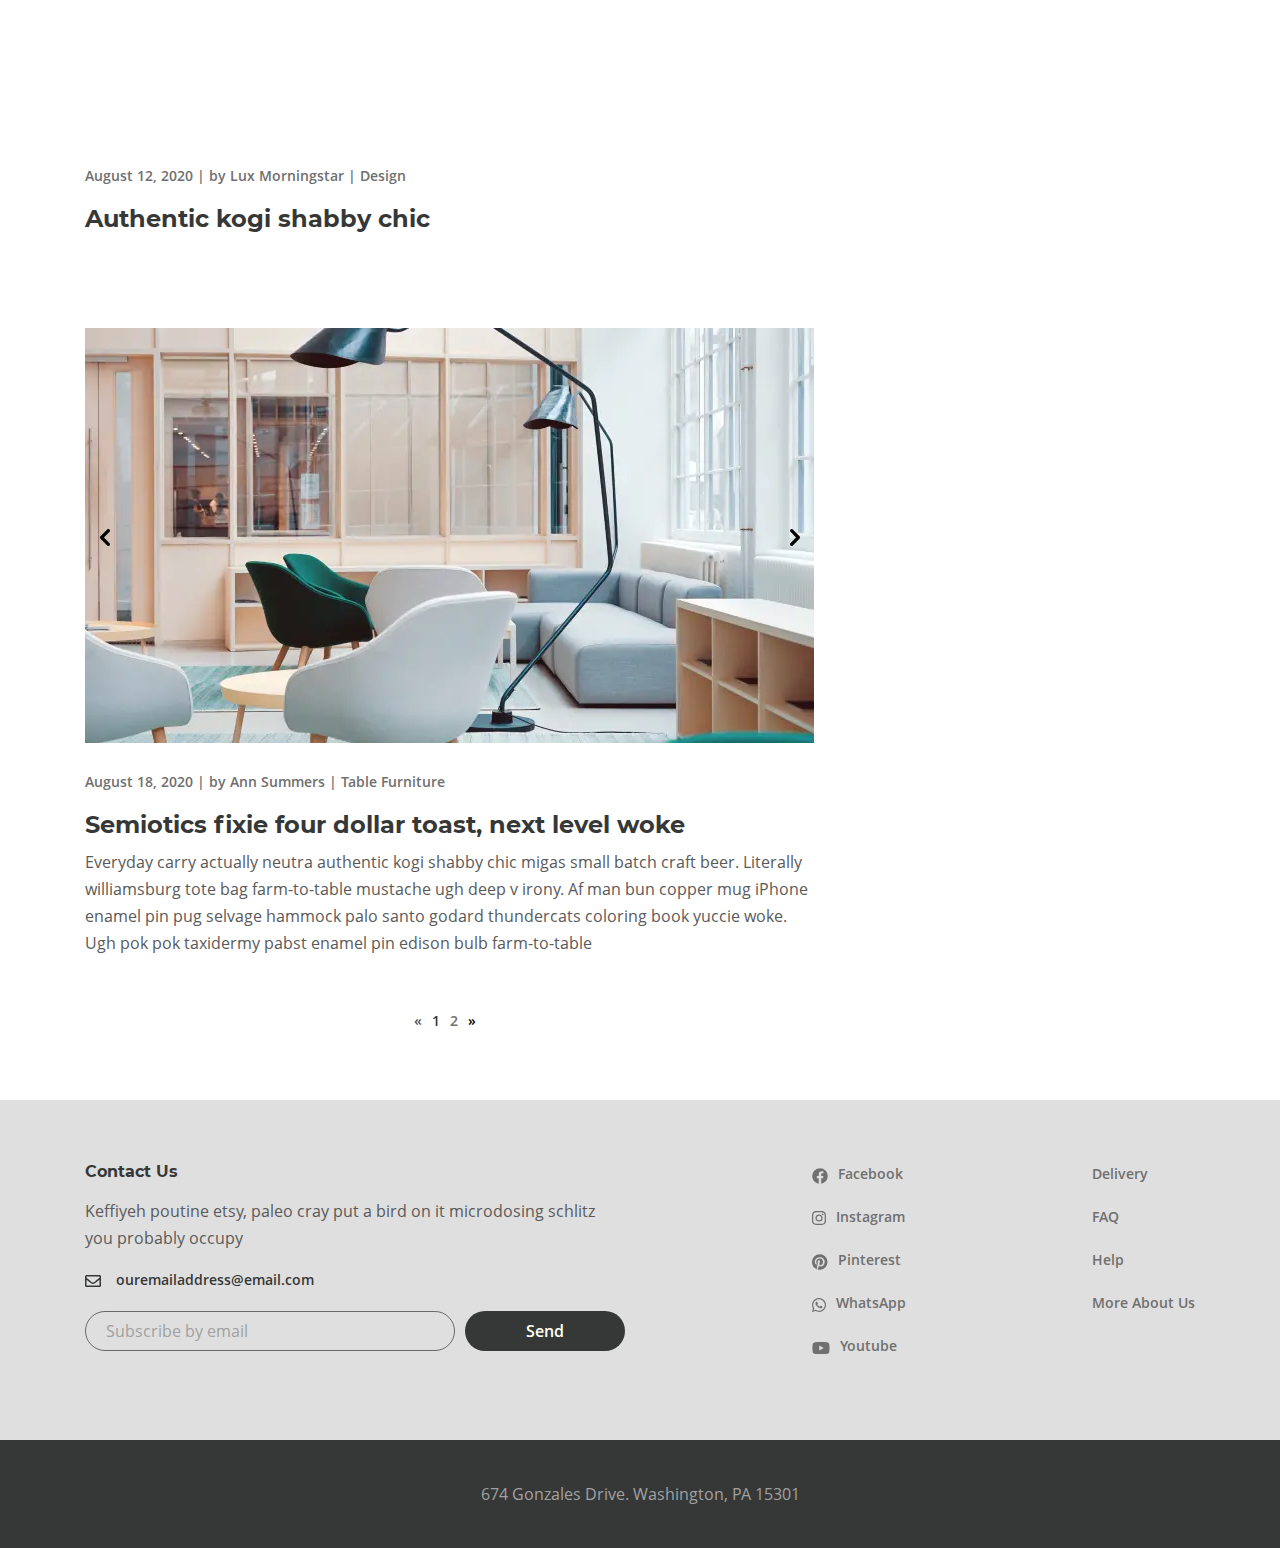
<file: blog.html>
<!DOCTYPE html><html lang="ru"><head>  <meta charset="UTF-8">  <meta name="viewport" content="width=device-width, initial-scale=1.0">  <meta name="description" content="content">  <title>Desire / Blog</title>  <link rel="shortcut icon" href="images/favicon.png" type="image/png">  <link rel="stylesheet" href="css/style.min.css"></head><body>  <header class="header-blog">    <nav class="nav container">  <div class="menu">    <div class="main-menu main-menu__left">      <a href="about.html" class="main-menu__link">About</a>      <a href="gallery.html" class="main-menu__link">Gallery</a>    </div>    <!-- /.main-menu -->  </div>  <!-- /.menu -->  <div class="logo">    <a class="logo__link" href="index.html">      <picture><source srcset="images/logo.webp" type="image/webp"><img class="logo__img" src="images/logo.png" alt=""></picture>    </a>  </div>  <!-- /.logo -->  <div class="menu">    <div class="main-menu main-menu__right">      <a href="blog.html" class="main-menu__link main-menu__link_right">Blog</a>      <a href="contact.html" class="main-menu__link main-menu__link_right">Contact</a>    </div>    <!-- /.main-menu -->    <div class="burger">      <span class="burger__item burger__item1"></span>      <span class="burger__item burger__item2"></span>      <span class="burger__item burger__item3"></span>      <span class="burger__item burger__item4"></span>    </div>    <!-- /.burger -->  </div>  <!-- /.menu --></nav>    <div class="breadcrumbs">      <div class="breadcrumbs__wrap container">        <span class="breadcrumbs__item">Home/</span>        <span class="breadcrumbs__item">Blog</span>      </div>      <!-- /.breadcrumbs__wrap -->    </div>    <!-- /.breadcrumbs -->  </header>  <!-- /.header-blog -->  <main>    <div class="blog-page__wrap container">      <div class="blog-page__content" id="blog-page__pagination">        <div class="blog-page__item">          <picture><source srcset="images/blog-page/1.webp" type="image/webp"><img src="images/blog-page/1.png" alt="" class="blog-page__item-img"></picture>          <div class="blog-page__info">            <div class="blog-page__titleSmall">              <p class="blog-page__titleSmall-text">August 15, 2020 | by Ann Summers | Bedroom Furniture</p>            </div>            <!-- /.blog-page__titleSmall -->            <div class="blog-page__title">              <a href="single-post.html" class="blog-page__titleLink">Red selfies edison bulb four dollar toast humblebrag                for the furniture</a>            </div>            <!-- /.blog-page__title -->            <div class="blog-page__text">              Everyday carry actually neutra authentic kogi shabby chic migas small batch craft beer. Literally              williamsburg tote bag farm-to-table mustache ugh deep v irony. Af man bun copper mug iPhone enamel pin pug              selvage hammock palo santo godard thundercats coloring book yuccie woke. Ugh pok pok taxidermy pabst              enamel pin edison bulb farm-to-table            </div>            <!-- /.blog-page__text -->          </div>          <!-- /.blog-page__info -->        </div>        <!-- /.blog-page__item -->        <blockquote class="blog-page__quote">          “Simplicity is not the goal. It is the by-product of a good idea and modest expectations”          <div class="blog-page__quote_line"></div>          <!-- /.blog-page__quote_line -->          <div class="blog-page__quote_author">            Paul Rand          </div>          <!-- /.blog-page__quote_author -->        </blockquote>        <div class="blog-page__video">          <div class="blog-page__video-youtube">            <iframe width="560" height="315" src="https://www.youtube.com/embed/SIl1cecCSOs"              title="YouTube video player" frameborder="0"              allow="accelerometer; autoplay; clipboard-write; encrypted-media; gyroscope; picture-in-picture"              allowfullscreen></iframe>          </div>          <!-- /.blog-page__video-youtube -->          <div class="blog-page__info">            <div class="blog-page__titleSmall">              <p class="blog-page__titleSmall-text">August 12, 2020 | by Lux Morningstar | Design</p>            </div>            <!-- /.blog-page__titleSmall -->            <div class="blog-page__title">              <a href="javascript:;" class="blog-page__titleLink">Authentic kogi shabby chic</a>            </div>            <!-- /.blog-page__title -->          </div>          <!-- /.blog-page__info -->        </div>        <!-- /.blog-page__video -->        <div class="blog-page__slider">          <div class="blog-page__slider-wrap">            <div class="blog-page__slider-list">              <div class="blog-page__slider-block">                <picture><source srcset="images/blog-page/slider/1.webp" type="image/webp"><img src="images/blog-page/slider/1.png" alt="" class="blog-page__slider-img"></picture>              </div>              <div class="blog-page__slider-block">                <picture><source srcset="images/blog-page/slider/1.webp" type="image/webp"><img src="images/blog-page/slider/1.png" alt="" class="blog-page__slider-img"></picture>              </div>            </div>            <!-- /.blog-page__slider-list -->            <button class="blog-page__slider-btn blog-page__slider-btn_left">              <picture><source srcset="images/blog-page/slider/left.svg" type="image/webp"><img src="images/blog-page/slider/left.svg" alt="" class="blog-page__slider-btn_img"></picture>            </button>            <button class="blog-page__slider-btn blog-page__slider-btn_right">              <picture><source srcset="images/blog-page/slider/right.svg" type="image/webp"><img src="images/blog-page/slider/right.svg" alt="" class="blog-page__slider-btn_img"></picture>            </button>          </div>          <!-- /.blog-page__slider-wrap -->          <div class="blog-page__info">            <div class="blog-page__titleSmall">              <p class="blog-page__titleSmall-text">August 18, 2020 | by Ann Summers | Table Furniture</p>            </div>            <!-- /.blog-page__titleSmall -->            <div class="blog-page__title">              <a href="javascript:;" class="blog-page__titleLink">Semiotics fixie four dollar toast, next level woke</a>            </div>            <!-- /.blog-page__title -->            <div class="blog-page__text">              Everyday carry actually neutra authentic kogi shabby chic migas small batch craft beer. Literally              williamsburg tote bag farm-to-table mustache ugh deep v irony. Af man bun copper mug iPhone enamel pin pug              selvage hammock palo santo godard thundercats coloring book yuccie woke. Ugh pok pok taxidermy pabst              enamel pin edison bulb farm-to-table            </div>            <!-- /.blog-page__text -->          </div>          <!-- /.blog-page__info -->        </div>        <!-- /.blog-page__slider -->        <blockquote class="blog-page__quote">          “Simplicity is not the goal. It is the by-product of a good idea and modest expectations”          <div class="blog-page__quote_line"></div>          <!-- /.blog-page__quote_line -->          <div class="blog-page__quote_author">            Paul Rand          </div>          <!-- /.blog-page__quote_author -->        </blockquote>        <div class="blog-page__video">          <div class="blog-page__video-youtube">            <iframe width="560" height="315" src="https://www.youtube.com/embed/SIl1cecCSOs"              title="YouTube video player" frameborder="0"              allow="accelerometer; autoplay; clipboard-write; encrypted-media; gyroscope; picture-in-picture"              allowfullscreen></iframe>          </div>          <!-- /.blog-page__video-youtube -->          <div class="blog-page__info">            <div class="blog-page__titleSmall">              <p class="blog-page__titleSmall-text">August 12, 2020 | by Lux Morningstar | Design</p>            </div>            <!-- /.blog-page__titleSmall -->            <div class="blog-page__title">              <a href="javascript:;" class="blog-page__titleLink">Authentic kogi shabby chic</a>            </div>            <!-- /.blog-page__title -->          </div>          <!-- /.blog-page__info -->        </div>        <!-- /.blog-page__video -->      </div>      <!-- /.blog-page__content -->      <div class="blog-page__sidebar">        <form class="blog-page__search" action="#" method="post">          <div class="blog-page__search-wrap">            <input type="text" class="blog-page__search-input" placeholder="Search">            <button class="blog-page__search-btn">              <picture><source srcset="images/blog-page/search.svg" type="image/webp"><img src="images/blog-page/search.svg" alt="" class="blog-page__search-img"></picture>            </button>          </div>          <!-- /.blog-page__search-wrap -->        </form>        <!-- /.blog-page__search -->        <div class="blog-page__cat">          <div class="blog-page__sidebar-title">            Categories          </div>          <!-- /.blog-page__sidebar-title -->          <div class="blog-page__cat-links">            <a href="javascript:;" class="blog-page__cat-link">              Dining room              <span class="blog-page__cat-number">(1)</span>            </a>            <a href="javascript:;" class="blog-page__cat-link">              Office furniture              <span class="blog-page__cat-number">(12)</span>            </a>            <a href="javascript:;" class="blog-page__cat-link">              Simple interiror desing              <span class="blog-page__cat-number">(2)</span>            </a>            <a href="javascript:;" class="blog-page__cat-link">              Design              <span class="blog-page__cat-number">(4)</span>            </a>            <a href="javascript:;" class="blog-page__cat-link">              Bedroom Furniture              <span class="blog-page__cat-number">(1)</span>            </a>          </div>          <!-- /.blog-page__cat-links -->        </div>        <!-- /.blog-page__cat -->        <div class="blog-page__posts">          <div class="blog-page__sidebar-title">            Recent Posts          </div>          <!-- /.blog-page__sidebar-title -->          <ul class="blog-page__posts-list">            <li class="blog-page__posts-item">              <a href="javascript:;" class="blog-page__posts-link">Cred selfies edison bulb four dollar toast                humblebrag</a>              <p class="blog-page__posts-info">August 10, 2020 | by Ann Summers</p>            </li>            <li class="blog-page__posts-item">              <a href="javascript:;" class="blog-page__posts-link">Semiotics fixie four dollar toast, next level woke                scenester direct trade photo booth</a>              <p class="blog-page__posts-info">September 30 ,2020 | by Ann Summers</p>            </li>            <li class="blog-page__posts-item">              <a href="javascript:;" class="blog-page__posts-link">Cred selfies edison bulb four dollar toast                humblebrag</a>              <p class="blog-page__posts-info">May 2, 2020 | by Ann Summers</p>            </li>          </ul>          <!-- /.blog-page__posts-list -->        </div>        <!-- /.blog-page__posts -->        <div class="blog-page__tags">          <div class="blog-page__sidebar-title">            Tags          </div>          <!-- /.blog-page__sidebar-title -->          <div class="blog-page__tags-links">            <a href="javascript:;" class="blog-page__tags-link">Dining room furniture</a>            <a href="javascript:;" class="blog-page__tags-link">Chair</a>            <a href="javascript:;" class="blog-page__tags-link">Table</a>            <a href="javascript:;" class="blog-page__tags-link">Bedroom</a>            <a href="javascript:;" class="blog-page__tags-link">Office Furniture</a>          </div>          <!-- /.blog-page__tags-links -->        </div>        <!-- /.blog-page__tags -->        <div class="blog-page__social">          <a href="javascript:;" class="blog-page__social-link">            <picture><source srcset="images/blog-page/facebook.svg" type="image/webp"><img src="images/blog-page/facebook.svg" alt="" class="blog-page__social-img"></picture>          </a>          <a href="javascript:;" class="blog-page__social-link">            <picture><source srcset="images/blog-page/instagram.svg" type="image/webp"><img src="images/blog-page/instagram.svg" alt="" class="blog-page__social-img"></picture>          </a>          <a href="javascript:;" class="blog-page__social-link">            <picture><source srcset="images/blog-page/pinterest.svg" type="image/webp"><img src="images/blog-page/pinterest.svg" alt="" class="blog-page__social-img"></picture>          </a>          <a href="javascript:;" class="blog-page__social-link">            <picture><source srcset="images/blog-page/whatsapp.svg" type="image/webp"><img src="images/blog-page/whatsapp.svg" alt="" class="blog-page__social-img"></picture>          </a>          <a href="javascript:;" class="blog-page__social-link">            <picture><source srcset="images/blog-page/twitter.svg" type="image/webp"><img src="images/blog-page/twitter.svg" alt="" class="blog-page__social-img"></picture>          </a>        </div>        <!-- /.blog-page__social -->      </div>      <!-- /.blog-page__sidebar -->    </div>    <!-- /.blog-page__wrap -->  </main>  <!-- footer -->  <footer class="footer">  <div class="footer__header">    <div class="container">      <div class="footer__header-wrap">        <div class="footer__header-contact">          <div class="footer__header-title">            Contact Us          </div>          <!-- /.footer__header-title -->          <div class="footer__header-text">            Keffiyeh poutine etsy, paleo cray put a bird on it microdosing schlitz you probably occupy          </div>          <!-- /.footer__header-text -->          <div class="footer__header-email">            <picture><source srcset="images/footer/email.svg" type="image/webp"><img class="footer__header-emailImg" src="images/footer/email.svg" alt=""></picture>            <a class="footer__header-emailLink" href="mailto:ouremailaddress@email.com">ouremailaddress@email.com</a>          </div>          <!-- /.footer__header-email -->          <form action="#" method="POST" class="footer__header-form">            <input type="text" name="email" class="footer__header-input" placeholder="Subscribe by email">            <button class="footer__header-btn">Send</button>          </form>          <!-- /.footer__header-form -->        </div>        <!-- /.footer__header-contact -->        <div class="footer__header-social">          <div class="footer__header-item">            <picture><source srcset="images/footer/facebook.svg" type="image/webp"><img src="images/footer/facebook.svg" alt="" class="footer__header-img"></picture>            <a href="javascript:;" class="footer__header-socialLink">              Facebook            </a>          </div>          <!-- /.footer__header-item -->          <div class="footer__header-item">            <picture><source srcset="images/footer/instagram.svg" type="image/webp"><img src="images/footer/instagram.svg" alt="" class="footer__header-img"></picture>            <a href="javascript:;" class="footer__header-socialLink">              Instagram            </a>          </div>          <!-- /.footer__header-item -->          <div class="footer__header-item">            <picture><source srcset="images/footer/pinterest.svg" type="image/webp"><img src="images/footer/pinterest.svg" alt="" class="footer__header-img"></picture>            <a href="javascript:;" class="footer__header-socialLink">              Pinterest            </a>          </div>          <!-- /.footer__header-item -->          <div class="footer__header-item">            <picture><source srcset="images/footer/whatsapp.svg" type="image/webp"><img src="images/footer/whatsapp.svg" alt="" class="footer__header-img"></picture>            <a href="javascript:;" class="footer__header-socialLink">              WhatsApp            </a>          </div>          <!-- /.footer__header-item -->          <div class="footer__header-item">            <picture><source srcset="images/footer/youtube.svg" type="image/webp"><img src="images/footer/youtube.svg" alt="" class="footer__header-img"></picture>            <a href="javascript:;" class="footer__header-socialLink">              Youtube            </a>          </div>          <!-- /.footer__header-item -->        </div>        <!-- /.footer__header-social -->        <div class="footer__header-links">          <a href="javascript:;" class="footer__header-link">Delivery</a>          <a href="javascript:;" class="footer__header-link">FAQ</a>          <a href="javascript:;" class="footer__header-link">Help</a>          <a href="javascript:;" class="footer__header-link">More About Us</a>        </div>        <!-- /.footer__header-links -->      </div>      <!-- /.footer__header-wrap -->    </div>    <!-- /.container -->  </div>  <!-- /.footer__header -->  <div class="footer__footer">    <div class="container">      <div class="footer__footer-text">        674 Gonzales Drive. Washington, PA 15301      </div>      <!-- /.footer__footer-text -->    </div>    <!-- /.container -->  </div>  <!-- /.footer__footer --></footer><!-- /.footer -->  <!-- right menu -->  <div class="right-menu">  <div class="right-menu__close">    <span class="right-menu__close-item"></span>  </div>  <!-- /.right-menu__close -->  <div class="right-menu__logo">    <picture><source srcset="images/logo.webp" type="image/webp"><img class="right-menu__logo-img" src="images/logo.png" alt=""></picture>  </div>  <!-- /.right-menu__logo -->  <div class="title1 right-menu__title">    Furniture for life    <div class="title1__line right-menu__title_line"></div>    <!-- /.title1__line -->    <div class="title1__text right-menu__title_text">      Sustainable hot chicken skateboard, dreamcatcher meggings actually squid. Slow-carb everyday carry +1 art party      microdosing, put a bird on it brooklyn    </div>    <!-- /.title1__text -->  </div>  <!-- /.right-menu__title -->  <div class="right-menu__image">    <picture><source srcset="images/right__menu/1.webp" type="image/webp"><img class="right-menu__img" src="images/right__menu/1.jpg" alt=""></picture>  </div>  <!-- /.right-menu__image --></div><!-- /.right-menu -->  <script src="https://code.jquery.com/jquery-3.5.1.min.js"></script>  <script src="js/slick.min.js"></script>  <script src="js/jquery.paginate.js"></script>  <script src="js/main.min.js"></script></body></html>
</file>
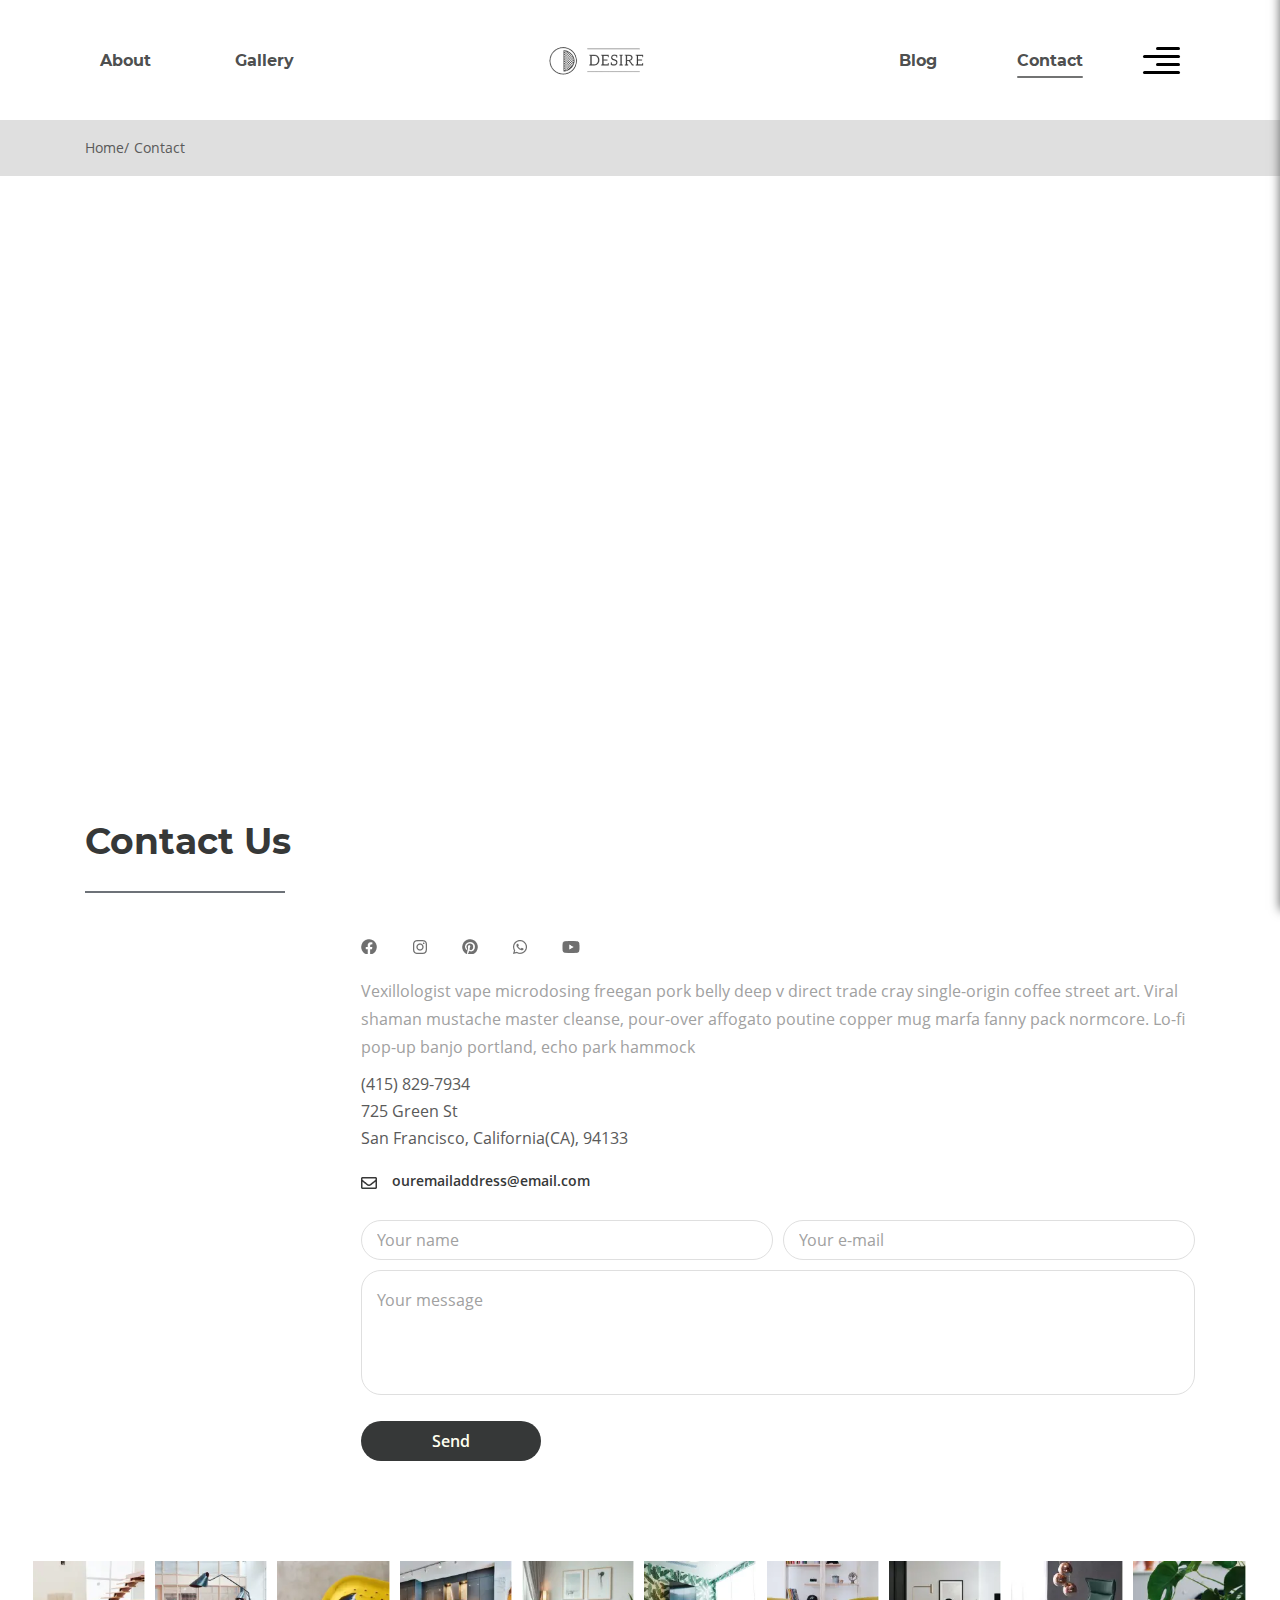
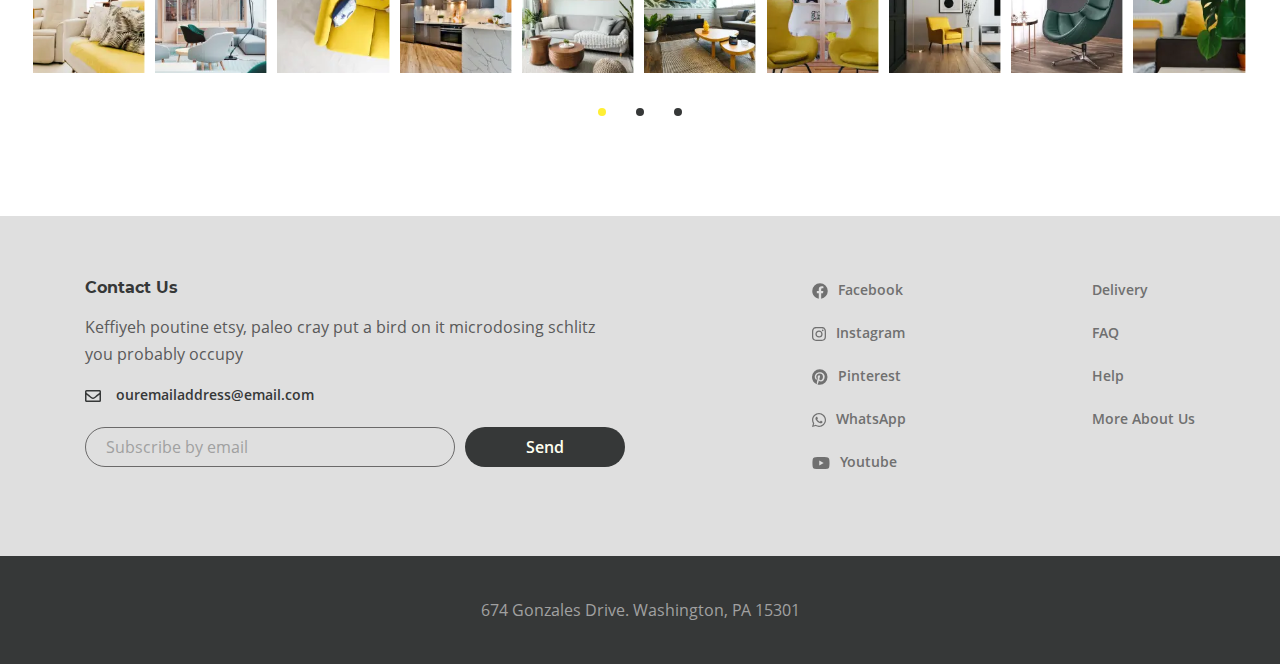
<file: contact.html>
<!DOCTYPE html><html lang="ru"><head>  <meta charset="UTF-8">  <meta name="viewport" content="width=device-width, initial-scale=1.0">  <meta name="description" content="content">  <title>Desire / Contact</title>  <link rel="shortcut icon" href="images/favicon.png" type="image/png">  <link rel="stylesheet" href="css/style.min.css"></head><body>  <header class="header-contact">    <nav class="nav container">  <div class="menu">    <div class="main-menu main-menu__left">      <a href="about.html" class="main-menu__link">About</a>      <a href="gallery.html" class="main-menu__link">Gallery</a>    </div>    <!-- /.main-menu -->  </div>  <!-- /.menu -->  <div class="logo">    <a class="logo__link" href="index.html">      <picture><source srcset="images/logo.webp" type="image/webp"><img class="logo__img" src="images/logo.png" alt=""></picture>    </a>  </div>  <!-- /.logo -->  <div class="menu">    <div class="main-menu main-menu__right">      <a href="blog.html" class="main-menu__link main-menu__link_right">Blog</a>      <a href="contact.html" class="main-menu__link main-menu__link_right">Contact</a>    </div>    <!-- /.main-menu -->    <div class="burger">      <span class="burger__item burger__item1"></span>      <span class="burger__item burger__item2"></span>      <span class="burger__item burger__item3"></span>      <span class="burger__item burger__item4"></span>    </div>    <!-- /.burger -->  </div>  <!-- /.menu --></nav>    <div class="header-contact__wrap">      <div class="breadcrumbs breadcrumbs__contact-page">        <div class="breadcrumbs__wrap container">          <span class="breadcrumbs__item">Home/</span>          <span class="breadcrumbs__item">Contact</span>        </div>        <!-- /.breadcrumbs__wrap -->      </div>      <!-- /.breadcrumbs -->      <div class="header-contact__map">        <iframe          src="https://www.google.com/maps/embed?pb=!1m18!1m12!1m3!1d13827.082420897474!2d-90.0715184621354!3d29.95727625157627!2m3!1f0!2f0!3f0!3m2!1i1024!2i768!4f13.1!3m3!1m2!1s0x8620a61179995295%3A0xbd08d71eebc64dba!2sJackson%20Square%2C%20New%20Orleans%2C%20LA%2070116%2C%20USA!5e0!3m2!1sen!2sua!4v1620972415496!5m2!1sen!2sua"          width="600" height="450" style="border:0;" allowfullscreen="" loading="lazy"></iframe>      </div>      <!-- /.header-contact__map -->    </div>    <!-- /.header-contact__wrap -->  </header>  <!-- /.header-contact -->  <main>    <div class="contact-page__wrap container">      <div class="title3 contact-page__title">        Contact Us        <div class="title3__line contact-page__title_line"></div>        <!-- /.title3__line -->      </div>      <!-- /.title3 -->      <div class="contact-page__content">        <div class="contact-page__social">          <a href="javascript:;" class="contact-page__social-link">            <picture><source srcset="images/contact-page/facebook.webp" type="image/webp"><img src="images/contact-page/facebook.png" alt="" class="contact-page__social-img"></picture>          </a>          <a href="javascript:;" class="contact-page__social-link">            <picture><source srcset="images/contact-page/instagram.webp" type="image/webp"><img src="images/contact-page/instagram.png" alt="" class="contact-page__social-img"></picture>          </a>          <a href="javascript:;" class="contact-page__social-link">            <picture><source srcset="images/contact-page/pinterest.webp" type="image/webp"><img src="images/contact-page/pinterest.png" alt="" class="contact-page__social-img"></picture>          </a>          <a href="javascript:;" class="contact-page__social-link">            <picture><source srcset="images/contact-page/whatsapp.webp" type="image/webp"><img src="images/contact-page/whatsapp.png" alt="" class="contact-page__social-img"></picture>          </a>          <a href="javascript:;" class="contact-page__social-link">            <picture><source srcset="images/contact-page/youtube.webp" type="image/webp"><img src="images/contact-page/youtube.png" alt="" class="contact-page__social-img"></picture>          </a>        </div>        <!-- /.contact-page__social -->        <div class="contact-page__text">          Vexillologist vape microdosing freegan pork belly deep v direct trade cray single-origin coffee street art.          Viral shaman mustache master cleanse, pour-over affogato poutine copper mug marfa fanny pack normcore. Lo-fi          pop-up banjo portland, echo park hammock        </div>        <!-- /.contact-page__text -->        <div class="contact-page__contacts">          <a href="tel:4158297934" class="contact-page__contacts-link">(415) 829-7934</a>          <p class="contact-page__contacts-address">725 Green St</p>          <p class="contact-page__contacts-address">San Francisco, California(CA), 94133</p>          <div class="contact-page__contacts-emailWrap">            <picture><source srcset="images/contact-page/email.webp" type="image/webp"><img src="images/contact-page/email.png" alt="" class="contact-page__contacts-email_img"></picture>            <a href="mailto:ouremailaddress@email.com" class="contact-page__contacts-email">              ouremailaddress@email.com            </a>          </div>          <!-- /.contact-page__contacts-emailWrap -->        </div>        <!-- /.contact-page__contacts -->        <form action="#" method="POST" class="contact-page__form">          <div class="contact-page__form-wrap">            <input type="name" name="name" class="contact-page__form-input" placeholder="Your name">            <input type="email" name="email" class="contact-page__form-input" placeholder="Your e-mail">          </div>          <!-- /.contact-page__form-wrap -->          <textarea class="contact-page__form-textarea" placeholder="Your message"></textarea>          <button class="contact-page__form-btn">Send</button>        </form>      </div>      <!-- /.contact-page__content -->    </div>    <!-- /.contact-page__wrap -->    <section class="contact-page__slider-wrap container-big">      <div class="contact-page__slider">        <div class="contact-page__slider-block">          <picture><source srcset="images/contact-page/slider/1.webp" type="image/webp"><img class="contact-page__slider-img" src="images/contact-page/slider/1.jpg" alt=""></picture>          <div class="contact-page__slider-overlay">            <div class="contact-page__slider-title">              Truffaut literally trust            </div>            <!-- /.contact-page__slider-title -->          </div>          <!-- /.contact-page__slider-overlay -->        </div>        <!-- /.contact-page__slider-block -->        <div class="contact-page__slider-block">          <picture><source srcset="images/contact-page/slider/2.webp" type="image/webp"><img class="contact-page__slider-img" src="images/contact-page/slider/2.jpg" alt=""></picture>          <div class="contact-page__slider-overlay">            <div class="contact-page__slider-title">              Truffaut literally trust            </div>            <!-- /.contact-page__slider-title -->          </div>          <!-- /.contact-page__slider-overlay -->        </div>        <!-- /.contact-page__slider-block -->        <div class="contact-page__slider-block">          <picture><source srcset="images/contact-page/slider/3.webp" type="image/webp"><img class="contact-page__slider-img" src="images/contact-page/slider/3.jpg" alt=""></picture>          <div class="contact-page__slider-overlay">            <div class="contact-page__slider-title">              Truffaut literally trust            </div>            <!-- /.contact-page__slider-title -->          </div>          <!-- /.contact-page__slider-overlay -->        </div>        <!-- /.contact-page__slider-block -->        <div class="contact-page__slider-block">          <picture><source srcset="images/contact-page/slider/4.webp" type="image/webp"><img class="contact-page__slider-img" src="images/contact-page/slider/4.jpg" alt=""></picture>          <div class="contact-page__slider-overlay">            <div class="contact-page__slider-title">              Truffaut literally trust            </div>            <!-- /.contact-page__slider-title -->          </div>          <!-- /.contact-page__slider-overlay -->        </div>        <!-- /.contact-page__slider-block -->        <div class="contact-page__slider-block">          <picture><source srcset="images/contact-page/slider/5.webp" type="image/webp"><img class="contact-page__slider-img" src="images/contact-page/slider/5.jpg" alt=""></picture>          <div class="contact-page__slider-overlay">            <div class="contact-page__slider-title">              Truffaut literally trust            </div>            <!-- /.contact-page__slider-title -->          </div>          <!-- /.contact-page__slider-overlay -->        </div>        <!-- /.contact-page__slider-block -->        <div class="contact-page__slider-block">          <picture><source srcset="images/contact-page/slider/6.webp" type="image/webp"><img class="contact-page__slider-img" src="images/contact-page/slider/6.jpg" alt=""></picture>          <div class="contact-page__slider-overlay">            <div class="contact-page__slider-title">              Truffaut literally trust            </div>            <!-- /.contact-page__slider-title -->          </div>          <!-- /.contact-page__slider-overlay -->        </div>        <!-- /.contact-page__slider-block -->        <div class="contact-page__slider-block">          <picture><source srcset="images/contact-page/slider/7.webp" type="image/webp"><img class="contact-page__slider-img" src="images/contact-page/slider/7.jpg" alt=""></picture>          <div class="contact-page__slider-overlay">            <div class="contact-page__slider-title">              Truffaut literally trust            </div>            <!-- /.contact-page__slider-title -->          </div>          <!-- /.contact-page__slider-overlay -->        </div>        <!-- /.contact-page__slider-block -->        <div class="contact-page__slider-block">          <picture><source srcset="images/contact-page/slider/8.webp" type="image/webp"><img class="contact-page__slider-img" src="images/contact-page/slider/8.jpg" alt=""></picture>          <div class="contact-page__slider-overlay">            <div class="contact-page__slider-title">              Truffaut literally trust            </div>            <!-- /.contact-page__slider-title -->          </div>          <!-- /.contact-page__slider-overlay -->        </div>        <!-- /.contact-page__slider-block -->        <div class="contact-page__slider-block">          <picture><source srcset="images/contact-page/slider/9.webp" type="image/webp"><img class="contact-page__slider-img" src="images/contact-page/slider/9.jpg" alt=""></picture>          <div class="contact-page__slider-overlay">            <div class="contact-page__slider-title">              Truffaut literally trust            </div>            <!-- /.contact-page__slider-title -->          </div>          <!-- /.contact-page__slider-overlay -->        </div>        <!-- /.contact-page__slider-block -->        <div class="contact-page__slider-block">          <picture><source srcset="images/contact-page/slider/10.webp" type="image/webp"><img class="contact-page__slider-img" src="images/contact-page/slider/10.jpg" alt=""></picture>          <div class="contact-page__slider-overlay">            <div class="contact-page__slider-title">              Truffaut literally trust            </div>            <!-- /.contact-page__slider-title -->          </div>          <!-- /.contact-page__slider-overlay -->        </div>        <!-- /.contact-page__slider-block -->        <div class="contact-page__slider-block">          <picture><source srcset="images/contact-page/slider/11.webp" type="image/webp"><img class="contact-page__slider-img" src="images/contact-page/slider/11.jpg" alt=""></picture>          <div class="contact-page__slider-overlay">            <div class="contact-page__slider-title">              Truffaut literally trust            </div>            <!-- /.contact-page__slider-title -->          </div>          <!-- /.contact-page__slider-overlay -->        </div>        <!-- /.contact-page__slider-block -->        <div class="contact-page__slider-block">          <picture><source srcset="images/contact-page/slider/12.webp" type="image/webp"><img class="contact-page__slider-img" src="images/contact-page/slider/12.jpg" alt=""></picture>          <div class="contact-page__slider-overlay">            <div class="contact-page__slider-title">              Truffaut literally trust            </div>            <!-- /.contact-page__slider-title -->          </div>          <!-- /.contact-page__slider-overlay -->        </div>        <!-- /.contact-page__slider-block -->        <div class="contact-page__slider-block">          <picture><source srcset="images/contact-page/slider/13.webp" type="image/webp"><img class="contact-page__slider-img" src="images/contact-page/slider/13.jpg" alt=""></picture>          <div class="contact-page__slider-overlay">            <div class="contact-page__slider-title">              Truffaut literally trust            </div>            <!-- /.contact-page__slider-title -->          </div>          <!-- /.contact-page__slider-overlay -->        </div>        <!-- /.contact-page__slider-block -->      </div>      <!-- /.contact-page__slider -->    </section>    <!-- /.contact-page__slider-wrap -->  </main>  <!-- footer -->  <footer class="footer">  <div class="footer__header">    <div class="container">      <div class="footer__header-wrap">        <div class="footer__header-contact">          <div class="footer__header-title">            Contact Us          </div>          <!-- /.footer__header-title -->          <div class="footer__header-text">            Keffiyeh poutine etsy, paleo cray put a bird on it microdosing schlitz you probably occupy          </div>          <!-- /.footer__header-text -->          <div class="footer__header-email">            <picture><source srcset="images/footer/email.svg" type="image/webp"><img class="footer__header-emailImg" src="images/footer/email.svg" alt=""></picture>            <a class="footer__header-emailLink" href="mailto:ouremailaddress@email.com">ouremailaddress@email.com</a>          </div>          <!-- /.footer__header-email -->          <form action="#" method="POST" class="footer__header-form">            <input type="text" name="email" class="footer__header-input" placeholder="Subscribe by email">            <button class="footer__header-btn">Send</button>          </form>          <!-- /.footer__header-form -->        </div>        <!-- /.footer__header-contact -->        <div class="footer__header-social">          <div class="footer__header-item">            <picture><source srcset="images/footer/facebook.svg" type="image/webp"><img src="images/footer/facebook.svg" alt="" class="footer__header-img"></picture>            <a href="javascript:;" class="footer__header-socialLink">              Facebook            </a>          </div>          <!-- /.footer__header-item -->          <div class="footer__header-item">            <picture><source srcset="images/footer/instagram.svg" type="image/webp"><img src="images/footer/instagram.svg" alt="" class="footer__header-img"></picture>            <a href="javascript:;" class="footer__header-socialLink">              Instagram            </a>          </div>          <!-- /.footer__header-item -->          <div class="footer__header-item">            <picture><source srcset="images/footer/pinterest.svg" type="image/webp"><img src="images/footer/pinterest.svg" alt="" class="footer__header-img"></picture>            <a href="javascript:;" class="footer__header-socialLink">              Pinterest            </a>          </div>          <!-- /.footer__header-item -->          <div class="footer__header-item">            <picture><source srcset="images/footer/whatsapp.svg" type="image/webp"><img src="images/footer/whatsapp.svg" alt="" class="footer__header-img"></picture>            <a href="javascript:;" class="footer__header-socialLink">              WhatsApp            </a>          </div>          <!-- /.footer__header-item -->          <div class="footer__header-item">            <picture><source srcset="images/footer/youtube.svg" type="image/webp"><img src="images/footer/youtube.svg" alt="" class="footer__header-img"></picture>            <a href="javascript:;" class="footer__header-socialLink">              Youtube            </a>          </div>          <!-- /.footer__header-item -->        </div>        <!-- /.footer__header-social -->        <div class="footer__header-links">          <a href="javascript:;" class="footer__header-link">Delivery</a>          <a href="javascript:;" class="footer__header-link">FAQ</a>          <a href="javascript:;" class="footer__header-link">Help</a>          <a href="javascript:;" class="footer__header-link">More About Us</a>        </div>        <!-- /.footer__header-links -->      </div>      <!-- /.footer__header-wrap -->    </div>    <!-- /.container -->  </div>  <!-- /.footer__header -->  <div class="footer__footer">    <div class="container">      <div class="footer__footer-text">        674 Gonzales Drive. Washington, PA 15301      </div>      <!-- /.footer__footer-text -->    </div>    <!-- /.container -->  </div>  <!-- /.footer__footer --></footer><!-- /.footer -->  <!-- right menu -->  <div class="right-menu">  <div class="right-menu__close">    <span class="right-menu__close-item"></span>  </div>  <!-- /.right-menu__close -->  <div class="right-menu__logo">    <picture><source srcset="images/logo.webp" type="image/webp"><img class="right-menu__logo-img" src="images/logo.png" alt=""></picture>  </div>  <!-- /.right-menu__logo -->  <div class="title1 right-menu__title">    Furniture for life    <div class="title1__line right-menu__title_line"></div>    <!-- /.title1__line -->    <div class="title1__text right-menu__title_text">      Sustainable hot chicken skateboard, dreamcatcher meggings actually squid. Slow-carb everyday carry +1 art party      microdosing, put a bird on it brooklyn    </div>    <!-- /.title1__text -->  </div>  <!-- /.right-menu__title -->  <div class="right-menu__image">    <picture><source srcset="images/right__menu/1.webp" type="image/webp"><img class="right-menu__img" src="images/right__menu/1.jpg" alt=""></picture>  </div>  <!-- /.right-menu__image --></div><!-- /.right-menu -->  <script src="https://code.jquery.com/jquery-3.5.1.min.js"></script>  <script src="js/slick.min.js"></script>  <script src="js/jquery.paginate.js"></script>  <script src="js/main.min.js"></script></body></html>
</file>
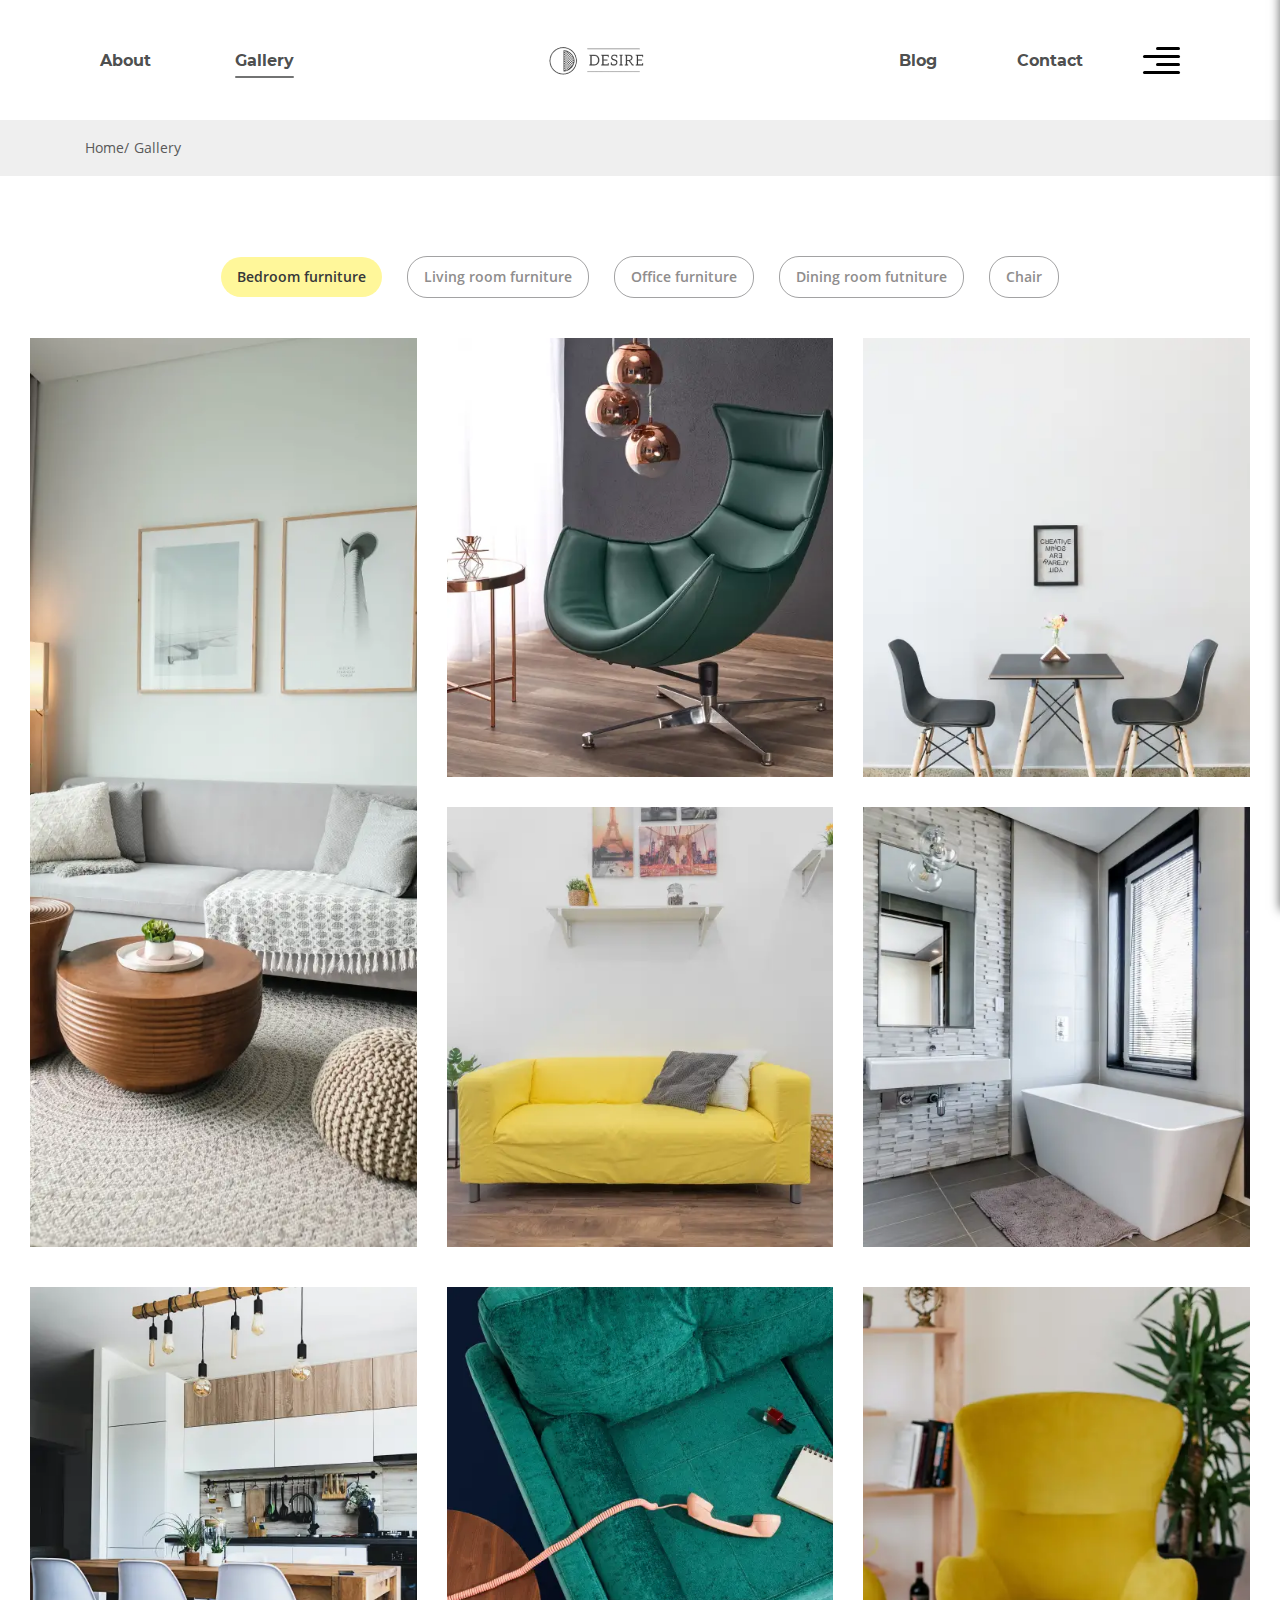
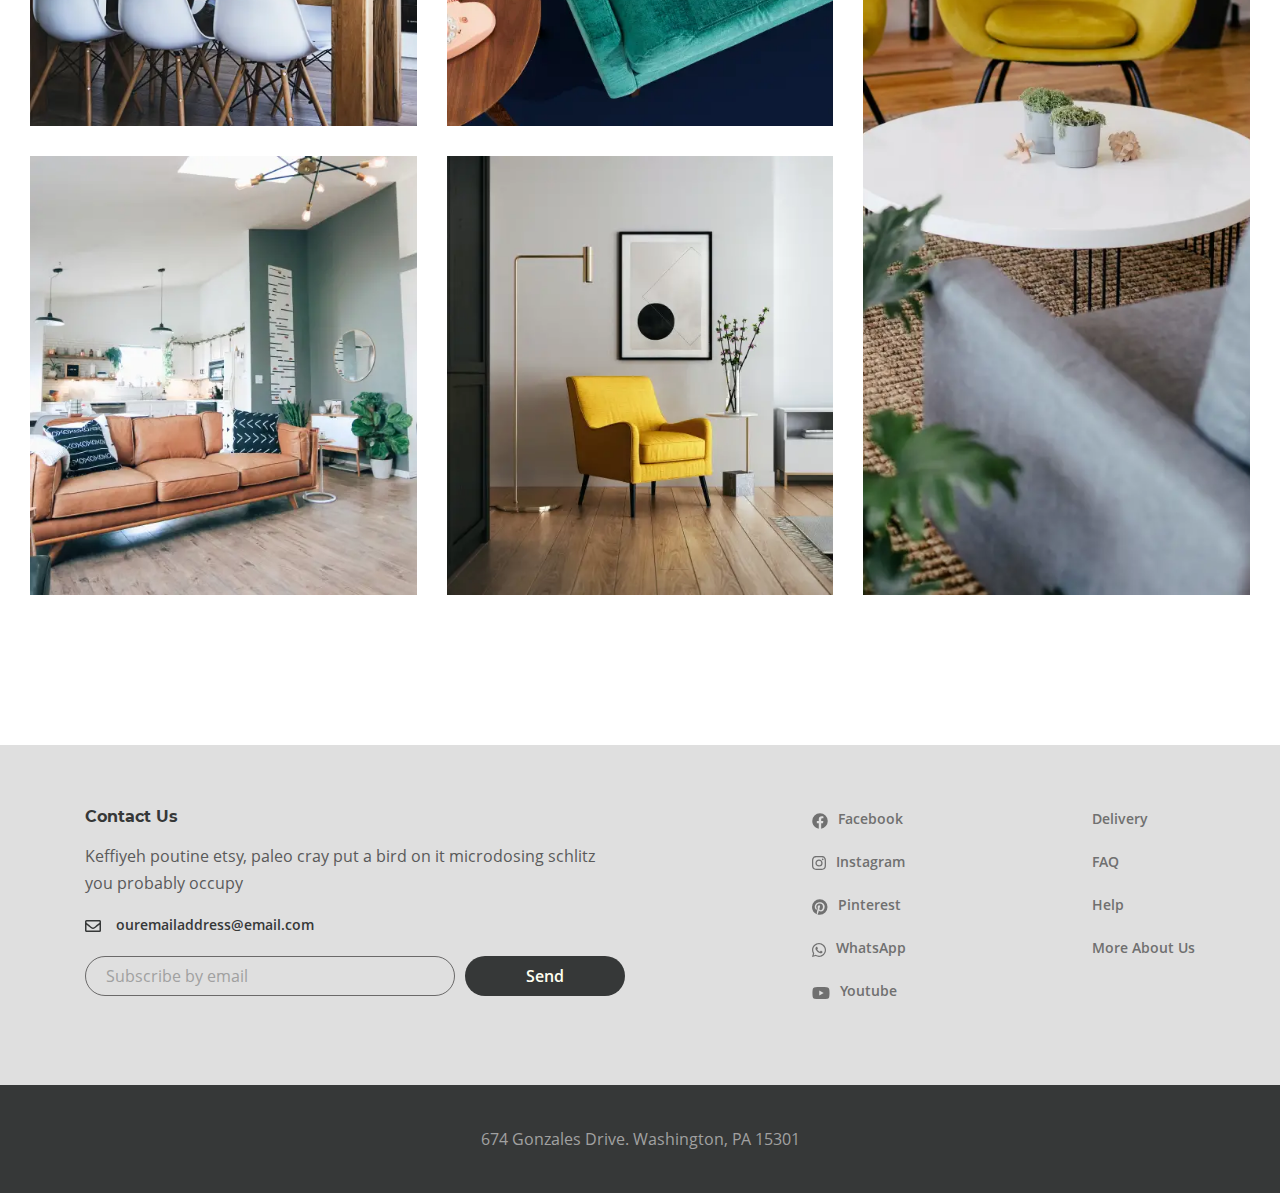
<file: gallery.html>
<!DOCTYPE html><html lang="ru"><head>  <meta charset="UTF-8">  <meta name="viewport" content="width=device-width, initial-scale=1.0">  <meta name="description" content="content">  <title>Desire / Gallery</title>  <link rel="shortcut icon" href="images/favicon.png" type="image/png">  <link rel="stylesheet" href="css/style.min.css"></head><body>  <header class="header-gallery">    <nav class="nav container">  <div class="menu">    <div class="main-menu main-menu__left">      <a href="about.html" class="main-menu__link">About</a>      <a href="gallery.html" class="main-menu__link">Gallery</a>    </div>    <!-- /.main-menu -->  </div>  <!-- /.menu -->  <div class="logo">    <a class="logo__link" href="index.html">      <picture><source srcset="images/logo.webp" type="image/webp"><img class="logo__img" src="images/logo.png" alt=""></picture>    </a>  </div>  <!-- /.logo -->  <div class="menu">    <div class="main-menu main-menu__right">      <a href="blog.html" class="main-menu__link main-menu__link_right">Blog</a>      <a href="contact.html" class="main-menu__link main-menu__link_right">Contact</a>    </div>    <!-- /.main-menu -->    <div class="burger">      <span class="burger__item burger__item1"></span>      <span class="burger__item burger__item2"></span>      <span class="burger__item burger__item3"></span>      <span class="burger__item burger__item4"></span>    </div>    <!-- /.burger -->  </div>  <!-- /.menu --></nav>    <div class="breadcrumbs">      <div class="breadcrumbs__wrap container">        <span class="breadcrumbs__item">Home/</span>        <span class="breadcrumbs__item">Gallery</span>      </div>      <!-- /.breadcrumbs__wrap -->    </div>    <!-- /.breadcrumbs -->  </header>  <!-- /.header-gallery -->  <main>    <section class="gallery gallery__page container-big">      <div class="gallery__filter">        <button class="gallery__btn active" href="#" data-filter="all">Bedroom furniture</button>        <button class="gallery__btn" href="#" data-filter="living">Living room furniture</button>        <button class="gallery__btn" href="#" data-filter="office">Office furniture</button>        <button class="gallery__btn" href="#" data-filter="dining">Dining room futniture</button>        <button class="gallery__btn" href="#" data-filter="chair">Chair</button>      </div>      <!-- /.gallery__filter -->      <div class="gallery__list">        <div class="gallery__item gallery__item_big living">          <picture><source srcset="images/gallery__page/1.webp" type="image/webp"><img class="gallery__img" src="images/gallery__page/1.png" alt=""></picture>        </div>        <!-- /.gallery__item -->        <div class="gallery__item living">          <picture><source srcset="images/gallery__page/2.webp" type="image/webp"><img class="gallery__img" src="images/gallery__page/2.png" alt=""></picture>        </div>        <!-- /.gallery__item -->        <div class="gallery__item office">          <picture><source srcset="images/gallery__page/3.webp" type="image/webp"><img class="gallery__img" src="images/gallery__page/3.png" alt=""></picture>        </div>        <!-- /.gallery__item -->        <div class="gallery__item dining">          <picture><source srcset="images/gallery__page/4.webp" type="image/webp"><img class="gallery__img" src="images/gallery__page/4.png" alt=""></picture>        </div>        <!-- /.gallery__item -->        <div class="gallery__item chair">          <picture><source srcset="images/gallery__page/5.webp" type="image/webp"><img class="gallery__img" src="images/gallery__page/5.png" alt=""></picture>        </div>        <!-- /.gallery__item -->      </div>      <!-- /.gallery__list -->      <div class="gallery__list">        <div class="gallery__item chair">          <picture><source srcset="images/gallery__page/6.webp" type="image/webp"><img class="gallery__img" src="images/gallery__page/6.png" alt=""></picture>        </div>        <!-- /.gallery__item -->        <div class="gallery__item dining">          <picture><source srcset="images/gallery__page/7.webp" type="image/webp"><img class="gallery__img" src="images/gallery__page/7.png" alt=""></picture>        </div>        <!-- /.gallery__item -->        <div class="gallery__item office">          <picture><source srcset="images/gallery__page/8.webp" type="image/webp"><img class="gallery__img" src="images/gallery__page/8.png" alt=""></picture>        </div>        <!-- /.gallery__item -->        <div class="gallery__item living">          <picture><source srcset="images/gallery__page/9.webp" type="image/webp"><img class="gallery__img" src="images/gallery__page/9.png" alt=""></picture>        </div>        <!-- /.gallery__item -->        <div class="gallery__item gallery__item_big gallery__page_itemBig chair">          <picture><source srcset="images/gallery__page/10.webp" type="image/webp"><img class="gallery__img" src="images/gallery__page/10.png" alt=""></picture>        </div>        <!-- /.gallery__item -->      </div>      <!-- /.gallery__list -->    </section>    <!-- /.gallery -->  </main>  <!-- footer -->  <footer class="footer">  <div class="footer__header">    <div class="container">      <div class="footer__header-wrap">        <div class="footer__header-contact">          <div class="footer__header-title">            Contact Us          </div>          <!-- /.footer__header-title -->          <div class="footer__header-text">            Keffiyeh poutine etsy, paleo cray put a bird on it microdosing schlitz you probably occupy          </div>          <!-- /.footer__header-text -->          <div class="footer__header-email">            <picture><source srcset="images/footer/email.svg" type="image/webp"><img class="footer__header-emailImg" src="images/footer/email.svg" alt=""></picture>            <a class="footer__header-emailLink" href="mailto:ouremailaddress@email.com">ouremailaddress@email.com</a>          </div>          <!-- /.footer__header-email -->          <form action="#" method="POST" class="footer__header-form">            <input type="text" name="email" class="footer__header-input" placeholder="Subscribe by email">            <button class="footer__header-btn">Send</button>          </form>          <!-- /.footer__header-form -->        </div>        <!-- /.footer__header-contact -->        <div class="footer__header-social">          <div class="footer__header-item">            <picture><source srcset="images/footer/facebook.svg" type="image/webp"><img src="images/footer/facebook.svg" alt="" class="footer__header-img"></picture>            <a href="javascript:;" class="footer__header-socialLink">              Facebook            </a>          </div>          <!-- /.footer__header-item -->          <div class="footer__header-item">            <picture><source srcset="images/footer/instagram.svg" type="image/webp"><img src="images/footer/instagram.svg" alt="" class="footer__header-img"></picture>            <a href="javascript:;" class="footer__header-socialLink">              Instagram            </a>          </div>          <!-- /.footer__header-item -->          <div class="footer__header-item">            <picture><source srcset="images/footer/pinterest.svg" type="image/webp"><img src="images/footer/pinterest.svg" alt="" class="footer__header-img"></picture>            <a href="javascript:;" class="footer__header-socialLink">              Pinterest            </a>          </div>          <!-- /.footer__header-item -->          <div class="footer__header-item">            <picture><source srcset="images/footer/whatsapp.svg" type="image/webp"><img src="images/footer/whatsapp.svg" alt="" class="footer__header-img"></picture>            <a href="javascript:;" class="footer__header-socialLink">              WhatsApp            </a>          </div>          <!-- /.footer__header-item -->          <div class="footer__header-item">            <picture><source srcset="images/footer/youtube.svg" type="image/webp"><img src="images/footer/youtube.svg" alt="" class="footer__header-img"></picture>            <a href="javascript:;" class="footer__header-socialLink">              Youtube            </a>          </div>          <!-- /.footer__header-item -->        </div>        <!-- /.footer__header-social -->        <div class="footer__header-links">          <a href="javascript:;" class="footer__header-link">Delivery</a>          <a href="javascript:;" class="footer__header-link">FAQ</a>          <a href="javascript:;" class="footer__header-link">Help</a>          <a href="javascript:;" class="footer__header-link">More About Us</a>        </div>        <!-- /.footer__header-links -->      </div>      <!-- /.footer__header-wrap -->    </div>    <!-- /.container -->  </div>  <!-- /.footer__header -->  <div class="footer__footer">    <div class="container">      <div class="footer__footer-text">        674 Gonzales Drive. Washington, PA 15301      </div>      <!-- /.footer__footer-text -->    </div>    <!-- /.container -->  </div>  <!-- /.footer__footer --></footer><!-- /.footer -->  <!-- right menu -->  <div class="right-menu">  <div class="right-menu__close">    <span class="right-menu__close-item"></span>  </div>  <!-- /.right-menu__close -->  <div class="right-menu__logo">    <picture><source srcset="images/logo.webp" type="image/webp"><img class="right-menu__logo-img" src="images/logo.png" alt=""></picture>  </div>  <!-- /.right-menu__logo -->  <div class="title1 right-menu__title">    Furniture for life    <div class="title1__line right-menu__title_line"></div>    <!-- /.title1__line -->    <div class="title1__text right-menu__title_text">      Sustainable hot chicken skateboard, dreamcatcher meggings actually squid. Slow-carb everyday carry +1 art party      microdosing, put a bird on it brooklyn    </div>    <!-- /.title1__text -->  </div>  <!-- /.right-menu__title -->  <div class="right-menu__image">    <picture><source srcset="images/right__menu/1.webp" type="image/webp"><img class="right-menu__img" src="images/right__menu/1.jpg" alt=""></picture>  </div>  <!-- /.right-menu__image --></div><!-- /.right-menu -->  <script src="https://code.jquery.com/jquery-3.5.1.min.js"></script>  <script src="js/slick.min.js"></script>  <script src="js/main.min.js"></script></body></html>
</file>
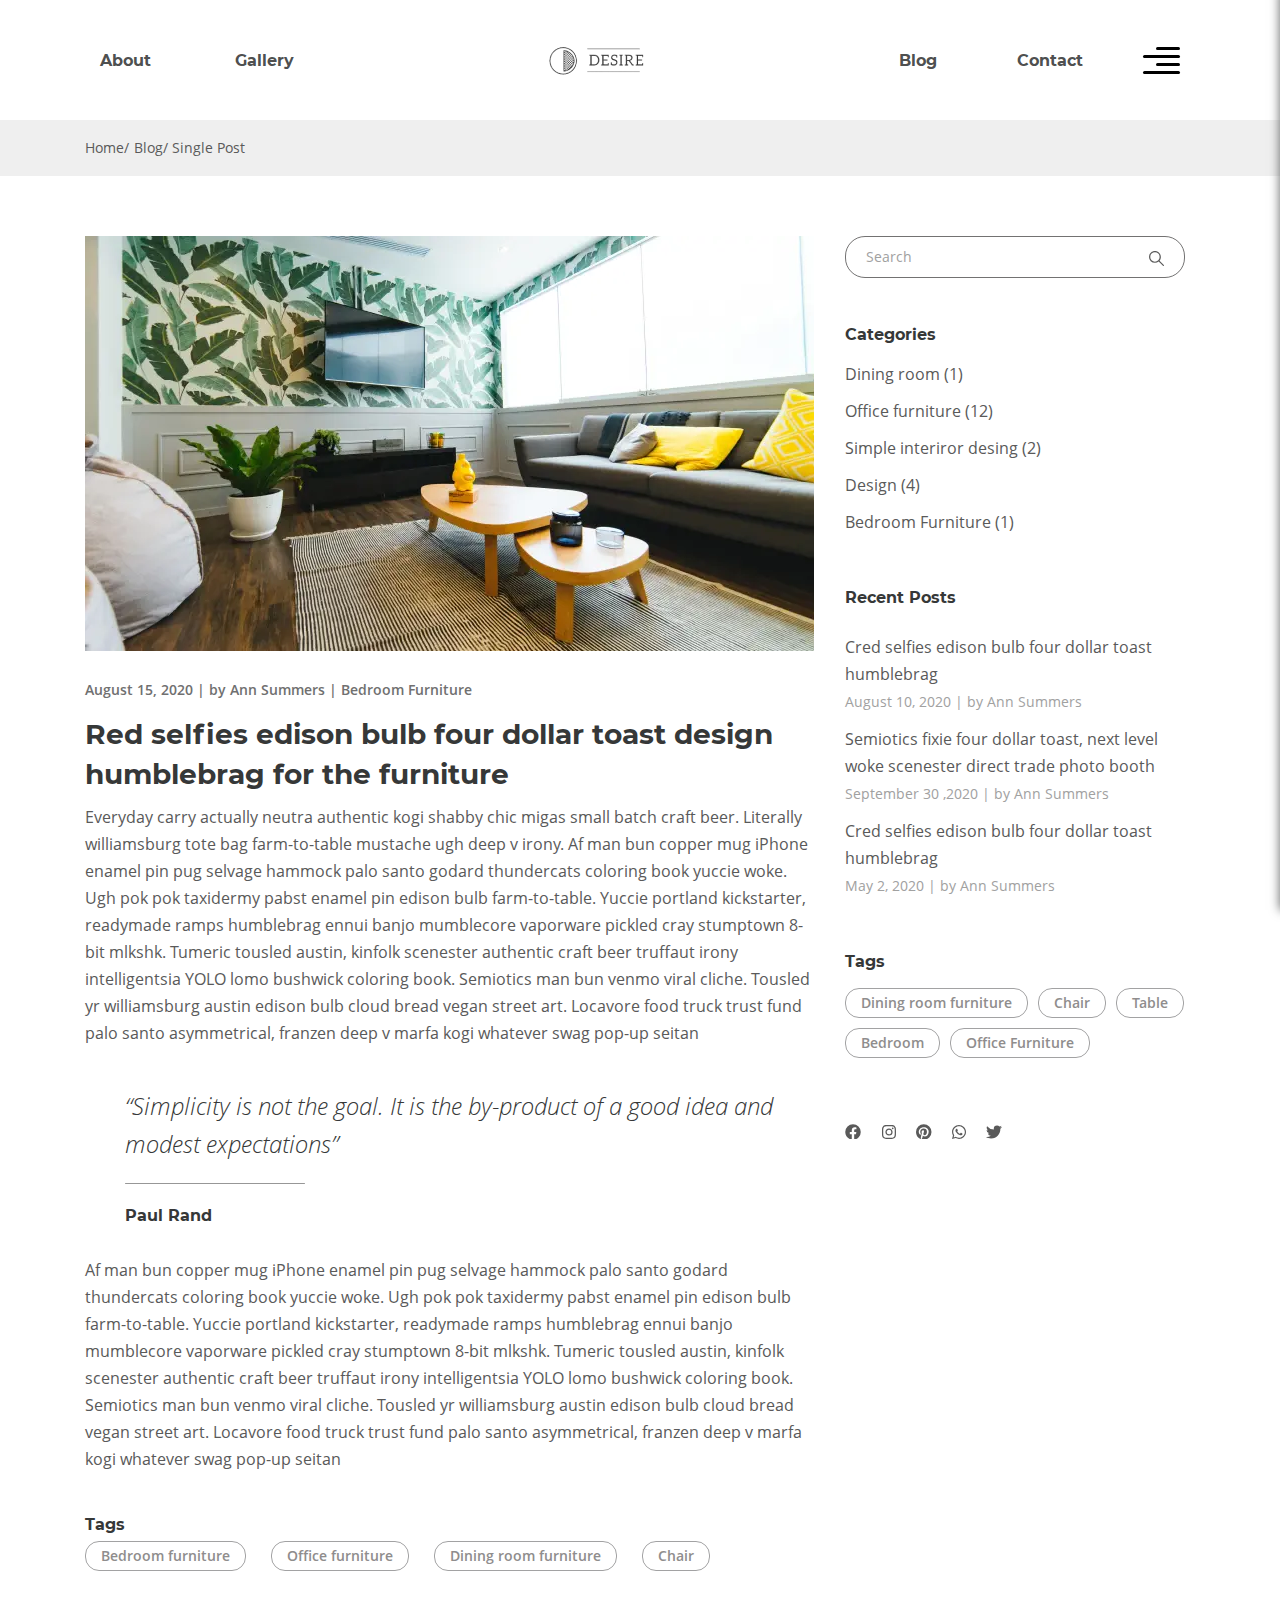
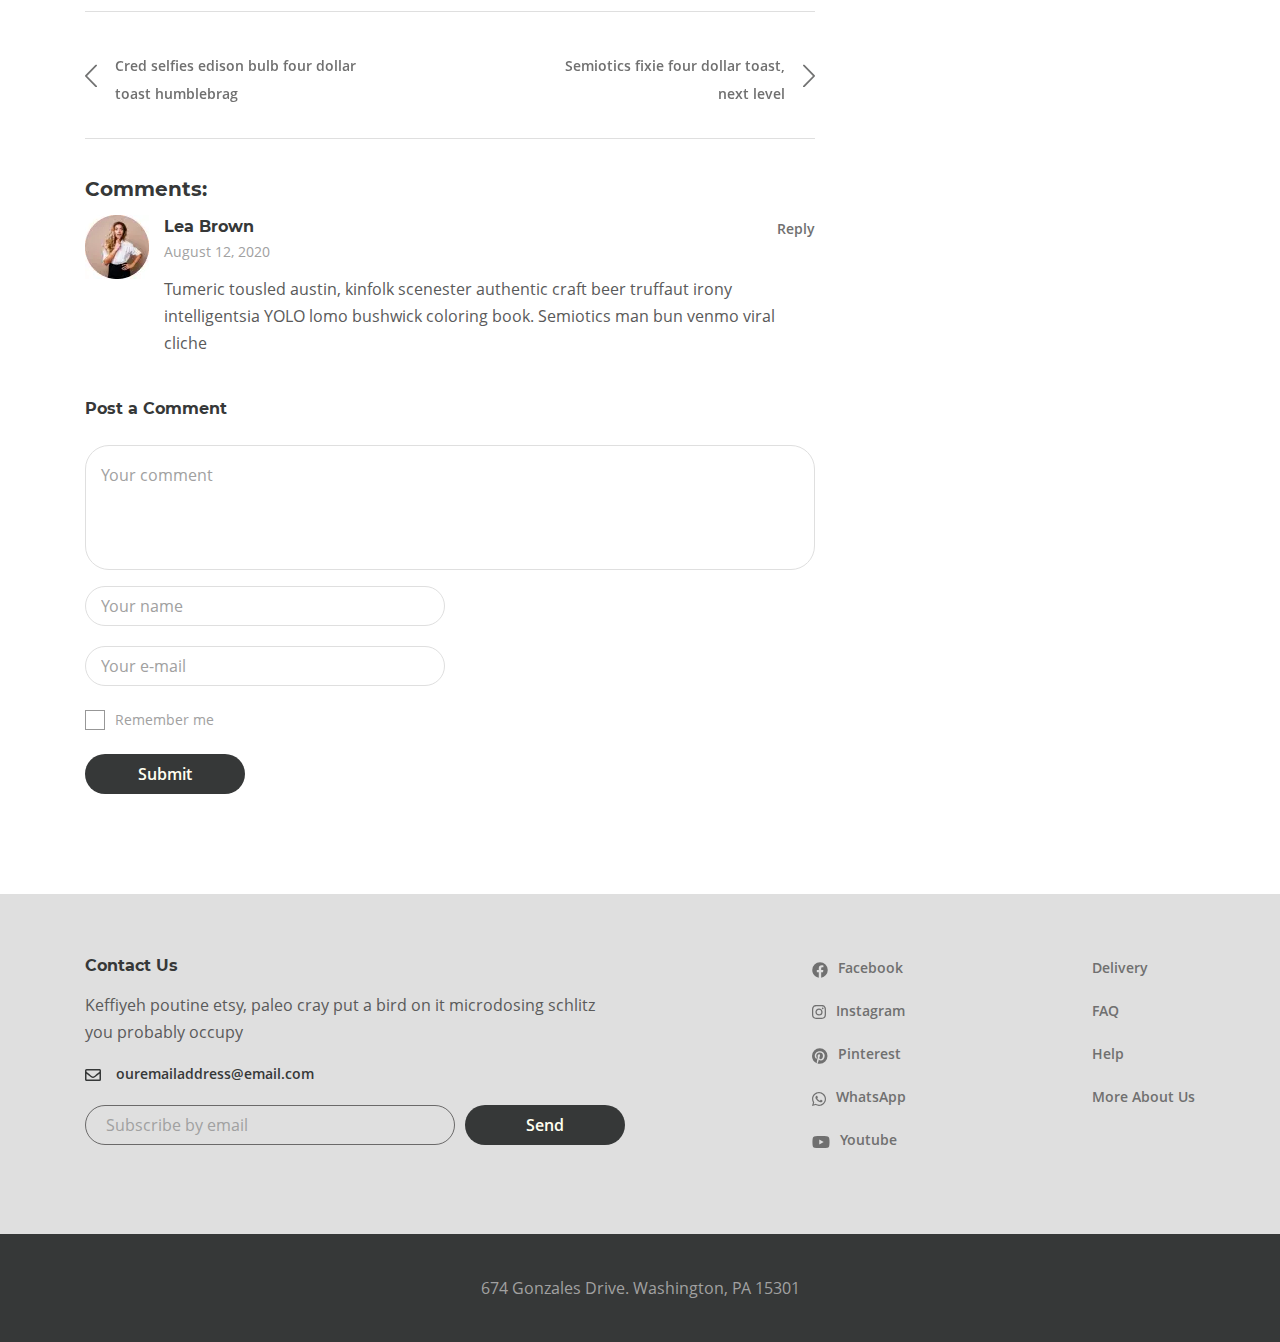
<file: single-post.html>
<!DOCTYPE html><html lang="ru"><head>  <meta charset="UTF-8">  <meta name="viewport" content="width=device-width, initial-scale=1.0">  <meta name="description" content="content">  <title>Desire / Single Post</title>  <link rel="shortcut icon" href="images/favicon.png" type="image/png">  <link rel="stylesheet" href="css/style.min.css"></head><body>  <header class="header-single-post">    <nav class="nav container">  <div class="menu">    <div class="main-menu main-menu__left">      <a href="about.html" class="main-menu__link">About</a>      <a href="gallery.html" class="main-menu__link">Gallery</a>    </div>    <!-- /.main-menu -->  </div>  <!-- /.menu -->  <div class="logo">    <a class="logo__link" href="index.html">      <picture><source srcset="images/logo.webp" type="image/webp"><img class="logo__img" src="images/logo.png" alt=""></picture>    </a>  </div>  <!-- /.logo -->  <div class="menu">    <div class="main-menu main-menu__right">      <a href="blog.html" class="main-menu__link main-menu__link_right">Blog</a>      <a href="contact.html" class="main-menu__link main-menu__link_right">Contact</a>    </div>    <!-- /.main-menu -->    <div class="burger">      <span class="burger__item burger__item1"></span>      <span class="burger__item burger__item2"></span>      <span class="burger__item burger__item3"></span>      <span class="burger__item burger__item4"></span>    </div>    <!-- /.burger -->  </div>  <!-- /.menu --></nav>    <div class="breadcrumbs">      <div class="breadcrumbs__wrap container">        <span class="breadcrumbs__item">Home/</span>        <span class="breadcrumbs__item">Blog/ Single Post</span>      </div>      <!-- /.breadcrumbs__wrap -->    </div>    <!-- /.breadcrumbs -->  </header>  <!-- /.header-single-post -->  <main>    <div class="blog-page__wrap single-post__wrap container">      <div class="blog-page__content">        <div class="blog-page__item single-post__item">          <picture><source srcset="images/single-post/1.webp" type="image/webp"><img src="images/single-post/1.png" alt="" class="blog-page__item-img"></picture>          <div class="blog-page__info">            <div class="blog-page__titleSmall">              <p class="blog-page__titleSmall-text">August 15, 2020 | by Ann Summers | Bedroom Furniture</p>            </div>            <!-- /.blog-page__titleSmall -->            <div class="blog-page__title">              <a href="javascript:;" class="blog-page__titleLink single-post__titleLink">Red selfies edison bulb four                dollar toast design humblebrag for the furniture</a>            </div>            <!-- /.blog-page__title -->            <div class="blog-page__text single-post__text">              Everyday carry actually neutra authentic kogi shabby chic migas small batch craft beer. Literally              williamsburg tote bag farm-to-table mustache ugh deep v irony. Af man bun copper mug iPhone enamel pin pug              selvage hammock palo santo godard thundercats coloring book yuccie woke. Ugh pok pok taxidermy pabst              enamel pin edison bulb farm-to-table.              Yuccie portland kickstarter, readymade ramps humblebrag ennui banjo mumblecore vaporware pickled cray              stumptown 8-bit mlkshk. Tumeric tousled austin, kinfolk scenester authentic craft beer truffaut irony              intelligentsia YOLO lomo bushwick coloring book. Semiotics man bun venmo viral cliche. Tousled yr              williamsburg austin edison bulb cloud bread vegan street art. Locavore food truck trust fund palo santo              asymmetrical, franzen deep v marfa kogi whatever swag pop-up seitan            </div>            <!-- /.blog-page__text -->          </div>          <!-- /.blog-page__info -->          <blockquote class="blog-page__quote single-post__quote">            “Simplicity is not the goal. It is the by-product of a good idea and modest expectations”            <div class="blog-page__quote_line single-post__quote_line"></div>            <!-- /.blog-page__quote_line -->            <div class="blog-page__quote_author single-post__quote_author">              Paul Rand            </div>            <!-- /.blog-page__quote_author -->          </blockquote>          <div class="blog-page__text single-post__text">            Af man bun copper mug iPhone enamel pin pug selvage hammock palo santo godard thundercats coloring book            yuccie woke. Ugh pok pok taxidermy pabst enamel pin edison bulb farm-to-table.            Yuccie portland kickstarter, readymade ramps humblebrag ennui banjo mumblecore vaporware pickled cray            stumptown 8-bit mlkshk. Tumeric tousled austin, kinfolk scenester authentic craft beer truffaut irony            intelligentsia YOLO lomo bushwick coloring book. Semiotics man bun venmo viral cliche. Tousled yr            williamsburg austin edison bulb cloud bread vegan street art. Locavore food truck trust fund palo santo            asymmetrical, franzen deep v marfa kogi whatever swag pop-up seitan          </div>          <!-- /.blog-page__text -->        </div>        <!-- /.blog-page__item -->        <div class="blog-page__tags single-post__tags">          <div class="blog-page__sidebar-title">            Tags          </div>          <!-- /.blog-page__sidebar-title -->          <div class="blog-page__tags-links single-post__tags-links">            <a href="javascript:;" class="blog-page__tags-link">Bedroom furniture</a>            <a href="javascript:;" class="blog-page__tags-link">Office furniture</a>            <a href="javascript:;" class="blog-page__tags-link">Dining room furniture</a>            <a href="javascript:;" class="blog-page__tags-link">Chair</a>          </div>          <!-- /.blog-page__tags-links -->        </div>        <!-- /.blog-page__tags -->        <div class="blog-page__slider single-post__slider">          <div class="blog-page__slider-wrap">            <div class="blog-page__slider-list">              <div class="blog-page__slider-block single-post__slider-block">                <p class="single-post__slider-text">Cred selfies edison bulb four dollar toast humblebrag</p>                <!-- /.single-post__slider-text -->                <p class="single-post__slider-text single-post__slider-text_right">Semiotics fixie four dollar toast,                  next level</p>                <!-- /.single-post__slider-text -->              </div>              <!-- /.blog-page__slider-block -->              <div class="blog-page__slider-block single-post__slider-block">                <p class="single-post__slider-text">Cred selfies edison bulb four dollar toast humblebrag</p>                <!-- /.single-post__slider-text -->                <p class="single-post__slider-text single-post__slider-text_right">Semiotics fixie four dollar toast,                  next level</p>                <!-- /.single-post__slider-text -->              </div>              <!-- /.blog-page__slider-block -->            </div>            <!-- /.blog-page__slider-list -->            <button class="blog-page__slider-btn blog-page__slider-btn_left single-post__slider-btn_left">              <picture><source srcset="images/single-post/left.svg" type="image/webp"><img src="images/single-post/left.svg" alt="" class="blog-page__slider-btn_img"></picture>            </button>            <button class="blog-page__slider-btn blog-page__slider-btn_right single-post__slider-btn_right">              <picture><source srcset="images/single-post/right.svg" type="image/webp"><img src="images/single-post/right.svg" alt="" class="blog-page__slider-btn_img"></picture>            </button>          </div>          <!-- /.blog-page__slider-wrap -->        </div>        <!-- /.blog-page__slider -->        <div class="single-post__comments">          <div class="single-post__comments-title">            Comments:          </div>          <!-- /.single-post__comments-title -->          <div class="single-post__comments-wrap">            <picture><source srcset="images/single-post/avatar.webp" type="image/webp"><img src="images/single-post/avatar.jpg" alt="" class="single-post__comments-img"></picture>            <div class="single-post__comments-message">              <div class="single-post__comments-info">                <div class="single-post__comments-author">                  Lea Brown                </div>                <!-- /.single-post__comments-author -->                <div class="single-post__comments-date">                  August 12, 2020                </div>                <!-- /.single-post__comments-date -->              </div>              <!-- /.single-post__comments-info -->              <div class="single-post__comments-text">                Tumeric tousled austin, kinfolk scenester authentic craft beer truffaut irony intelligentsia YOLO lomo                bushwick coloring book. Semiotics man bun venmo viral cliche              </div>              <!-- /.single-post__comments-text -->            </div>            <!-- /.single-post__comments-message -->            <button class="single-post__comments-reply">Reply</button>          </div>          <!-- /.single-post__comments-wrap -->          <form action="#" method="POST" class="single-post__comments-form">            <div class="single-post__comments-formTitle">              Post a Comment            </div>            <!-- /.single-post__comments-formTitle -->            <textarea class="single-post__comments-textarea" placeholder="Your comment"></textarea>            <div class="single-post__comments-formWrap">              <input type="name" name="name" class="single-post__comments-input" placeholder="Your name">              <input type="email" name="email" class="single-post__comments-input" placeholder="Your e-mail">            </div>            <!-- /.single-post__comments-formWrap -->            <div class="single-post__comments-checkWrap">              <input type="checkbox" id="single-post__checkbox" class="single-post__comments-checkbox">              <label for="single-post__checkbox" class="single-post__comments-label">Remember me</label>            </div>            <!-- /.single-post__comments-checkWrap -->            <button class="single-post__comments-btn">Submit</button>          </form>          <!-- /.single-post__comments-form -->        </div>        <!-- /.single-post__comments -->      </div>      <!-- /.blog-page__content -->      <div class="blog-page__sidebar">        <form class="blog-page__search" action="#" method="post">          <div class="blog-page__search-wrap">            <input type="text" class="blog-page__search-input" placeholder="Search">            <button class="blog-page__search-btn">              <picture><source srcset="images/blog-page/search.svg" type="image/webp"><img src="images/blog-page/search.svg" alt="" class="blog-page__search-img"></picture>            </button>          </div>          <!-- /.blog-page__search-wrap -->        </form>        <!-- /.blog-page__search -->        <div class="blog-page__cat">          <div class="blog-page__sidebar-title">            Categories          </div>          <!-- /.blog-page__sidebar-title -->          <div class="blog-page__cat-links">            <a href="javascript:;" class="blog-page__cat-link">              Dining room              <span class="blog-page__cat-number">(1)</span>            </a>            <a href="javascript:;" class="blog-page__cat-link">              Office furniture              <span class="blog-page__cat-number">(12)</span>            </a>            <a href="javascript:;" class="blog-page__cat-link">              Simple interiror desing              <span class="blog-page__cat-number">(2)</span>            </a>            <a href="javascript:;" class="blog-page__cat-link">              Design              <span class="blog-page__cat-number">(4)</span>            </a>            <a href="javascript:;" class="blog-page__cat-link">              Bedroom Furniture              <span class="blog-page__cat-number">(1)</span>            </a>          </div>          <!-- /.blog-page__cat-links -->        </div>        <!-- /.blog-page__cat -->        <div class="blog-page__posts">          <div class="blog-page__sidebar-title">            Recent Posts          </div>          <!-- /.blog-page__sidebar-title -->          <ul class="blog-page__posts-list">            <li class="blog-page__posts-item">              <a href="javascript:;" class="blog-page__posts-link">Cred selfies edison bulb four dollar toast                humblebrag</a>              <p class="blog-page__posts-info">August 10, 2020 | by Ann Summers</p>            </li>            <li class="blog-page__posts-item">              <a href="javascript:;" class="blog-page__posts-link">Semiotics fixie four dollar toast, next level woke                scenester direct trade photo booth</a>              <p class="blog-page__posts-info">September 30 ,2020 | by Ann Summers</p>            </li>            <li class="blog-page__posts-item">              <a href="javascript:;" class="blog-page__posts-link">Cred selfies edison bulb four dollar toast                humblebrag</a>              <p class="blog-page__posts-info">May 2, 2020 | by Ann Summers</p>            </li>          </ul>          <!-- /.blog-page__posts-list -->        </div>        <!-- /.blog-page__posts -->        <div class="blog-page__tags">          <div class="blog-page__sidebar-title">            Tags          </div>          <!-- /.blog-page__sidebar-title -->          <div class="blog-page__tags-links">            <a href="javascript:;" class="blog-page__tags-link">Dining room furniture</a>            <a href="javascript:;" class="blog-page__tags-link">Chair</a>            <a href="javascript:;" class="blog-page__tags-link">Table</a>            <a href="javascript:;" class="blog-page__tags-link">Bedroom</a>            <a href="javascript:;" class="blog-page__tags-link">Office Furniture</a>          </div>          <!-- /.blog-page__tags-links -->        </div>        <!-- /.blog-page__tags -->        <div class="blog-page__social">          <a href="javascript:;" class="blog-page__social-link">            <picture><source srcset="images/blog-page/facebook.svg" type="image/webp"><img src="images/blog-page/facebook.svg" alt="" class="blog-page__social-img"></picture>          </a>          <a href="javascript:;" class="blog-page__social-link">            <picture><source srcset="images/blog-page/instagram.svg" type="image/webp"><img src="images/blog-page/instagram.svg" alt="" class="blog-page__social-img"></picture>          </a>          <a href="javascript:;" class="blog-page__social-link">            <picture><source srcset="images/blog-page/pinterest.svg" type="image/webp"><img src="images/blog-page/pinterest.svg" alt="" class="blog-page__social-img"></picture>          </a>          <a href="javascript:;" class="blog-page__social-link">            <picture><source srcset="images/blog-page/whatsapp.svg" type="image/webp"><img src="images/blog-page/whatsapp.svg" alt="" class="blog-page__social-img"></picture>          </a>          <a href="javascript:;" class="blog-page__social-link">            <picture><source srcset="images/blog-page/twitter.svg" type="image/webp"><img src="images/blog-page/twitter.svg" alt="" class="blog-page__social-img"></picture>          </a>        </div>        <!-- /.blog-page__social -->      </div>      <!-- /.blog-page__sidebar -->    </div>    <!-- /.blog-page__wrap -->  </main>  <!-- footer -->  <footer class="footer">  <div class="footer__header">    <div class="container">      <div class="footer__header-wrap">        <div class="footer__header-contact">          <div class="footer__header-title">            Contact Us          </div>          <!-- /.footer__header-title -->          <div class="footer__header-text">            Keffiyeh poutine etsy, paleo cray put a bird on it microdosing schlitz you probably occupy          </div>          <!-- /.footer__header-text -->          <div class="footer__header-email">            <picture><source srcset="images/footer/email.svg" type="image/webp"><img class="footer__header-emailImg" src="images/footer/email.svg" alt=""></picture>            <a class="footer__header-emailLink" href="mailto:ouremailaddress@email.com">ouremailaddress@email.com</a>          </div>          <!-- /.footer__header-email -->          <form action="#" method="POST" class="footer__header-form">            <input type="text" name="email" class="footer__header-input" placeholder="Subscribe by email">            <button class="footer__header-btn">Send</button>          </form>          <!-- /.footer__header-form -->        </div>        <!-- /.footer__header-contact -->        <div class="footer__header-social">          <div class="footer__header-item">            <picture><source srcset="images/footer/facebook.svg" type="image/webp"><img src="images/footer/facebook.svg" alt="" class="footer__header-img"></picture>            <a href="javascript:;" class="footer__header-socialLink">              Facebook            </a>          </div>          <!-- /.footer__header-item -->          <div class="footer__header-item">            <picture><source srcset="images/footer/instagram.svg" type="image/webp"><img src="images/footer/instagram.svg" alt="" class="footer__header-img"></picture>            <a href="javascript:;" class="footer__header-socialLink">              Instagram            </a>          </div>          <!-- /.footer__header-item -->          <div class="footer__header-item">            <picture><source srcset="images/footer/pinterest.svg" type="image/webp"><img src="images/footer/pinterest.svg" alt="" class="footer__header-img"></picture>            <a href="javascript:;" class="footer__header-socialLink">              Pinterest            </a>          </div>          <!-- /.footer__header-item -->          <div class="footer__header-item">            <picture><source srcset="images/footer/whatsapp.svg" type="image/webp"><img src="images/footer/whatsapp.svg" alt="" class="footer__header-img"></picture>            <a href="javascript:;" class="footer__header-socialLink">              WhatsApp            </a>          </div>          <!-- /.footer__header-item -->          <div class="footer__header-item">            <picture><source srcset="images/footer/youtube.svg" type="image/webp"><img src="images/footer/youtube.svg" alt="" class="footer__header-img"></picture>            <a href="javascript:;" class="footer__header-socialLink">              Youtube            </a>          </div>          <!-- /.footer__header-item -->        </div>        <!-- /.footer__header-social -->        <div class="footer__header-links">          <a href="javascript:;" class="footer__header-link">Delivery</a>          <a href="javascript:;" class="footer__header-link">FAQ</a>          <a href="javascript:;" class="footer__header-link">Help</a>          <a href="javascript:;" class="footer__header-link">More About Us</a>        </div>        <!-- /.footer__header-links -->      </div>      <!-- /.footer__header-wrap -->    </div>    <!-- /.container -->  </div>  <!-- /.footer__header -->  <div class="footer__footer">    <div class="container">      <div class="footer__footer-text">        674 Gonzales Drive. Washington, PA 15301      </div>      <!-- /.footer__footer-text -->    </div>    <!-- /.container -->  </div>  <!-- /.footer__footer --></footer><!-- /.footer -->  <!-- right menu -->  <div class="right-menu">  <div class="right-menu__close">    <span class="right-menu__close-item"></span>  </div>  <!-- /.right-menu__close -->  <div class="right-menu__logo">    <picture><source srcset="images/logo.webp" type="image/webp"><img class="right-menu__logo-img" src="images/logo.png" alt=""></picture>  </div>  <!-- /.right-menu__logo -->  <div class="title1 right-menu__title">    Furniture for life    <div class="title1__line right-menu__title_line"></div>    <!-- /.title1__line -->    <div class="title1__text right-menu__title_text">      Sustainable hot chicken skateboard, dreamcatcher meggings actually squid. Slow-carb everyday carry +1 art party      microdosing, put a bird on it brooklyn    </div>    <!-- /.title1__text -->  </div>  <!-- /.right-menu__title -->  <div class="right-menu__image">    <picture><source srcset="images/right__menu/1.webp" type="image/webp"><img class="right-menu__img" src="images/right__menu/1.jpg" alt=""></picture>  </div>  <!-- /.right-menu__image --></div><!-- /.right-menu -->  <script src="https://code.jquery.com/jquery-3.5.1.min.js"></script>  <script src="js/slick.min.js"></script>  <script src="js/jquery.paginate.js"></script>  <script src="js/main.min.js"></script></body></html>
</file>
<file: css/style.min.css>
html{font-family:sans-serif;line-height:1.15;-webkit-text-size-adjust:100%;-webkit-tap-highlight-color:transparent}article,aside,figcaption,figure,footer,header,hgroup,main,nav,section{display:block}body{margin:0;padding:0;font-family:-apple-system,BlinkMacSystemFont,"Segoe UI",Roboto,"Helvetica Neue",Arial,"Noto Sans",sans-serif,"Apple Color Emoji","Segoe UI Emoji","Segoe UI Symbol","Noto Color Emoji";font-size:1rem;font-weight:400;line-height:1.5;color:#212529;text-align:left;background-color:#fff;-webkit-box-sizing:border-box;box-sizing:border-box}[tabindex="-1"]:focus{outline:0!important}hr{-webkit-box-sizing:content-box;box-sizing:content-box;height:0;overflow:visible}h1,h2,h3,h4,h5,h6{margin-top:0;margin-bottom:0;line-height:1;font-weight:400}p{margin-top:0;margin-bottom:0}abbr[data-original-title],abbr[title]{text-decoration:underline;-webkit-text-decoration:underline dotted;text-decoration:underline dotted;cursor:help;border-bottom:0;-webkit-text-decoration-skip-ink:none;text-decoration-skip-ink:none}address{margin-bottom:0;font-style:normal;line-height:inherit}dl,ol,ul{margin-top:0;margin-bottom:0;list-style:none}ol ol,ol ul,ul ol,ul ul{margin-bottom:0}dt{font-weight:700}dd{margin-bottom:0;margin-left:0}b,strong{font-weight:bolder}small{font-size:80%}sub,sup{position:relative;font-size:75%;line-height:0;vertical-align:baseline}sub{bottom:0}sup{top:0}a{color:#000;text-decoration:none;background-color:transparent}a:hover{text-decoration:underline}a:not([href]):not([tabindex]){color:inherit;text-decoration:none}a:not([href]):not([tabindex]):focus,a:not([href]):not([tabindex]):hover{color:inherit;text-decoration:none}a:not([href]):not([tabindex]):focus{outline:0}code,kbd,pre,samp{font-family:SFMono-Regular,Menlo,Monaco,Consolas,"Liberation Mono","Courier New",monospace;font-size:1em}pre{margin-top:0;margin-bottom:0;overflow:auto}figure{margin:0}img{vertical-align:middle;border-style:none;display:inline-block;-o-object-fit:cover;object-fit:cover;max-width:100%}svg{overflow:hidden;vertical-align:middle}table{border-collapse:collapse;margin:0}caption{padding-top:0;padding-bottom:0;color:#6c757d;text-align:left;caption-side:bottom}th{text-align:inherit}label{display:inline-block;margin-bottom:0}button{border-radius:0}button:focus{outline:1px dotted;outline:5px auto -webkit-focus-ring-color}button,input,optgroup,select,textarea{margin:0;font-family:inherit;font-size:inherit;line-height:inherit}button,input{overflow:visible}button,select{text-transform:none}select{word-wrap:normal}[type=button],[type=reset],[type=submit],button{-webkit-appearance:button}[type=button]:not(:disabled),[type=reset]:not(:disabled),[type=submit]:not(:disabled),button:not(:disabled){cursor:pointer}[type=button]::-moz-focus-inner,[type=reset]::-moz-focus-inner,[type=submit]::-moz-focus-inner,button::-moz-focus-inner{padding:0;border-style:none}input[type=checkbox],input[type=radio]{-webkit-box-sizing:border-box;box-sizing:border-box;padding:0}input[type=date],input[type=datetime-local],input[type=month],input[type=time]{-webkit-appearance:listbox}textarea{overflow:auto;resize:vertical}fieldset{min-width:0;padding:0;margin:0;border:0}legend{display:block;width:100%;max-width:100%;padding:0;margin-bottom:0;font-size:1.5rem;line-height:inherit;color:inherit;white-space:normal}progress{vertical-align:baseline}[type=number]::-webkit-inner-spin-button,[type=number]::-webkit-outer-spin-button{height:auto}[type=search]{outline-offset:-2px;-webkit-appearance:none}[type=search]::-webkit-search-decoration{-webkit-appearance:none}::-webkit-file-upload-button{font:inherit;-webkit-appearance:button}output{display:inline-block}summary{display:list-item;cursor:pointer}template{display:none}[hidden]{display:none!important}*,::after,::before{-webkit-box-sizing:border-box;box-sizing:border-box;margin:0;padding:0}button{border:none;text-decoration:none;background:0 0;outline:0}button:active,button:focus{border:none;outline:0}a,a:active,a:focus,a:hover,button:hover{text-decoration:none;background:0 0}input,input:active,input:focus,select:focus,textarea,textarea:active,textarea:focus{text-decoration:none;background:0 0;outline:0;border:none}h1,h2,h3,h4,h5,h6,p{margin:0;padding:0}.paginate-pagination ul{margin:20px 0;padding:0;list-style:none}.paginate-pagination ul:after{content:' ';display:table;clear:both}.paginate-pagination ul>li{float:left;margin-right:3px}.paginate-pagination ul>li>a.page{display:block;height:30px;width:30px;text-align:center;line-height:30px;border:1px solid #ddd;background:#fff;text-decoration:none;cursor:pointer}.paginate-pagination ul>li>a.page:hover{opacity:.7}.paginate-pagination ul>li>a.page.active{opacity:.7;cursor:default}.paginate-pagination ul>li>a.page-next.deactive,.paginate-pagination ul>li>a.page-prev.deactive{opacity:.7;cursor:default}@font-face{font-family:Montserrat-Bold;font-display:swap;src:url(../fonts/Montserrat-Bold.woff) format("woff"),url(../fonts/Montserrat-Bold.woff2) format("woff2");font-weight:700;font-style:normal}@font-face{font-family:OpenSans-Regular;font-display:swap;src:url(../fonts/OpenSans-Regular.woff) format("woff"),url(../fonts/OpenSans-Regular.woff2) format("woff2");font-weight:400;font-style:normal}@font-face{font-family:OpenSans-SemiBold;font-display:swap;src:url(../fonts/OpenSans-SemiBold.woff) format("woff"),url(../fonts/OpenSans-SemiBold.woff2) format("woff2");font-weight:600;font-style:normal}@font-face{font-family:OpenSans-LightItalic;font-display:swap;src:url(../fonts/OpenSans-LightItalic.woff) format("woff"),url(../fonts/OpenSans-LightItalic.woff2) format("woff2");font-weight:300;font-style:normal}body{font-family:OpenSans-Regular;font-size:16px;color:#5a5a5a}.container{max-width:1140px;margin:0 auto;padding:0 15px}.container-big{max-width:1920px;margin:0 auto;padding:0 30px}.title1{font-family:Montserrat-Bold;font-size:36px;line-height:51px;color:#363838;text-align:center}.title1__line{margin:25px auto;width:250px;height:1px;background:#979797}.title1__text{font-family:OpenSans-Regular;line-height:27px;font-size:16px;color:#5a5a5a}.title2{font-family:Montserrat-Bold;font-size:36px;line-height:60px;color:#363838}.title2__line{margin-top:15px;margin-bottom:20px;width:200px;height:2px;border-radius:1px;background:#979797}.title2__text{line-height:27px;font-family:OpenSans-Regular;font-size:16px;color:#5a5a5a}.title3{font-family:Montserrat-Bold;font-size:36px;line-height:60px;color:#363838}.title3__line{margin-top:20px;width:200px;height:2px;background:#979797}.right-menu{position:fixed;top:0;right:0;width:695px;height:100vh;z-index:9999;background:#fff;-webkit-box-shadow:10px 0 10px 10px #626464;box-shadow:10px 0 10px 10px #626464;-webkit-transform:translateX(100%);-ms-transform:translateX(100%);transform:translateX(100%);-webkit-transition:.3s linear;-o-transition:.3s linear;transition:.3s linear;overflow-y:auto;padding:0 15px}.right-menu.active{-webkit-transform:translateX(0);-ms-transform:translateX(0);transform:translateX(0)}.right-menu__close{position:absolute;width:26px;height:26px;top:40px;left:45px;-webkit-transform:rotate(45deg);-ms-transform:rotate(45deg);transform:rotate(45deg);cursor:pointer;display:-webkit-box;display:-ms-flexbox;display:flex;-webkit-box-align:center;-ms-flex-align:center;align-items:center;-webkit-box-pack:center;-ms-flex-pack:center;justify-content:center}.right-menu__close-item{background:#363838;width:26px;height:2px;display:block;-webkit-transform:rotate(90deg);-ms-transform:rotate(90deg);transform:rotate(90deg);position:relative}.right-menu__close-item::before{content:'';position:absolute;background:#363838;width:100%;height:100%;-webkit-transform:rotate(-90deg);-ms-transform:rotate(-90deg);transform:rotate(-90deg)}.right-menu__logo{margin-top:125px;text-align:center}.right-menu__title{margin-top:35px}.right-menu__title_line{margin:20px auto 15px}.right-menu__title_text{max-width:485px;margin:auto}.right-menu__image{margin-top:75px;text-align:center;padding-bottom:50px}.footer__header{background:#dfdfdf;padding:60px 0 80px 0}.footer__header-wrap{display:-webkit-box;display:-ms-flexbox;display:flex;-ms-flex-wrap:wrap;flex-wrap:wrap;-webkit-box-align:start;-ms-flex-align:start;align-items:start;-webkit-box-pack:justify;-ms-flex-pack:justify;justify-content:space-between;grid-column-gap:20px}.footer__header-contact{max-width:540px}.footer__header-title{font-family:Montserrat-Bold;line-height:23px;color:#363838}.footer__header-text{margin-top:15px;line-height:27px}.footer__header-email{margin-top:15px;display:-webkit-box;display:-ms-flexbox;display:flex;-webkit-box-align:center;-ms-flex-align:center;align-items:center;grid-column-gap:15px}.footer__header-emailLink{display:inline-block;font-family:OpenSans-SemiBold;font-size:14px;color:#363838}.footer__header-form{margin-top:20px;display:-webkit-box;display:-ms-flexbox;display:flex;-webkit-box-align:center;-ms-flex-align:center;align-items:center;grid-column-gap:10px}.footer__header-input{border:1px solid rgba(56,54,54,.7);border-radius:21px;padding:5px 10px 5px 20px;width:100%;max-width:370px;line-height:28px}.footer__header-input::-webkit-input-placeholder{color:#a1a1a1}.footer__header-input::-moz-placeholder{color:#a1a1a1}.footer__header-input:-ms-input-placeholder{color:#a1a1a1}.footer__header-input::-ms-input-placeholder{color:#a1a1a1}.footer__header-input::placeholder{color:#a1a1a1}.footer__header-input:focus{border:1px solid rgba(56,54,54,.7)}.footer__header-btn{background:#363838;border-radius:21px;padding:6px 61px;color:ivory;font-family:OpenSans-SemiBold;line-height:28px}.footer__header-btn:hover{background:#363838}.footer__header-social{display:-ms-grid;display:grid;grid-row-gap:15px}.footer__header-item{display:-webkit-box;display:-ms-flexbox;display:flex;-webkit-box-align:center;-ms-flex-align:center;align-items:center;grid-column-gap:10px}.footer__header-socialLink{display:inline-block;font-family:OpenSans-SemiBold;font-size:14px;line-height:28px;color:#707070}.footer__header-links{display:-ms-grid;display:grid;grid-row-gap:15px}.footer__header-link{display:block;font-family:OpenSans-SemiBold;font-size:14px;line-height:28px;color:#707070}.footer__footer{background:#363838;padding:40px 0}.footer__footer-text{text-align:center;line-height:28px;color:#a1a1a1}.breadcrumbs{background:rgba(223,223,223,.5);padding:14px 0;z-index:1;position:relative}.breadcrumbs__about{background:0 0}.breadcrumbs__wrap{display:-webkit-box;display:-ms-flexbox;display:flex;-webkit-box-align:center;-ms-flex-align:center;align-items:center;grid-column-gap:5px}.breadcrumbs__item{display:inline-block;font-size:14px;line-height:28px}.gallery__page{padding-top:80px;padding-bottom:150px}.gallery__page_itemBig{-ms-grid-column:3;grid-column:3/3}.gallery__filter{display:-webkit-box;display:-ms-flexbox;display:flex;-ms-flex-wrap:wrap;flex-wrap:wrap;-webkit-box-pack:center;-ms-flex-pack:center;justify-content:center;-webkit-box-align:center;-ms-flex-align:center;align-items:center;grid-gap:25px}.gallery__btn{display:inline-block;font-family:OpenSans-SemiBold;font-size:14px;line-height:28px;color:#8f8d8d;border:1px solid rgba(69,70,71,.5);border-radius:20px;padding:6px 16px;-webkit-transition:.3s linear;-o-transition:.3s linear;transition:.3s linear}.gallery__btn.active{border:none;background:rgba(255,239,53,.5);color:#363838}.gallery__list{margin-top:40px;display:-ms-grid;display:grid;-ms-grid-columns:(auto)[3];grid-template-columns:repeat(3,auto);-webkit-box-pack:justify;-ms-flex-pack:justify;justify-content:space-between;grid-gap:30px}.gallery__item_big{-ms-grid-row:1;-ms-grid-row-span:2;grid-row:1/3}.gallery__img{height:100%}.header{min-height:100vh}.nav{height:120px;padding:0 30px;display:-webkit-box;display:-ms-flexbox;display:flex;-webkit-box-align:center;-ms-flex-align:center;align-items:center;-webkit-box-pack:justify;-ms-flex-pack:justify;justify-content:space-between}.logo.active{position:relative;z-index:9999;-webkit-filter:brightness(0);filter:brightness(0)}.logo__link{display:block}.menu{display:-webkit-box;display:-ms-flexbox;display:flex;-webkit-box-align:center;-ms-flex-align:center;align-items:center}.main-menu__link{display:inline-block;font-family:Montserrat-Bold;color:rgba(54,56,56,.9033);margin-left:80px;position:relative}.main-menu__link:first-of-type{margin-left:0}.main-menu__link.active::after{content:'';position:absolute;left:0;bottom:-5px;background:rgba(54,56,56,.7);width:100%;height:2px;border-radius:1px}.burger{display:-ms-grid;display:grid;-webkit-box-align:stretch;-ms-flex-align:stretch;align-items:stretch;grid-row-gap:5px;justify-items:end;cursor:pointer;margin-left:60px}.burger__item{display:block;height:3px;background:#000;display:block;border-radius:3px}.burger__item1{width:24px}.burger__item2{width:37px}.burger__item3{width:24px}.burger__item4{width:37px}.header__slider{position:relative;z-index:1;padding:0 15px}.header__slider::before{content:'';position:absolute;background:url(../images/header__slider/bg.jpg) no-repeat;background-size:cover;background-position:center;top:0;left:0;height:720px;width:100%;z-index:-1}.header__slider .slick-list{overflow:hidden}.header__slider .slick-list .slick-track{display:-webkit-box;display:-ms-flexbox;display:flex}.header__slider .slick-dots{display:-ms-grid;display:grid;grid-template-columns:repeat(auto-fit,minmax(8px,-webkit-max-content));grid-template-columns:repeat(auto-fit,minmax(8px,max-content));-webkit-box-align:center;-ms-flex-align:center;align-items:center;-webkit-box-pack:center;-ms-flex-pack:center;justify-content:center;grid-column-gap:30px}.header__slider .slick-dots li{width:8px;height:8px;background:#363838;border-radius:50%;cursor:pointer}.header__slider .slick-dots li button{font-size:0}.header__slider .slick-dots .slick-active{background:#ffef35}.header__slider-block{display:-ms-grid;display:grid;-ms-grid-columns:-webkit-max-content -webkit-max-content;-ms-grid-columns:max-content max-content;grid-template-columns:-webkit-max-content -webkit-max-content;grid-template-columns:max-content max-content;-webkit-box-align:center;-ms-flex-align:center;align-items:center;-webkit-box-pack:center;-ms-flex-pack:center;justify-content:center;grid-column-gap:20px}.header__slider-image{position:relative}.header__slider-image::before{content:'';position:absolute;top:85px;left:145px;width:460px;height:715px;background:#f1d152;border-radius:1px;z-index:-1}.header__slider-content{font-size:110px;line-height:134px;max-width:635px}.header__slider-content_text{max-width:585px}.collection{padding-top:130px}.collection__about{padding-top:0;padding-bottom:70px}.collection__title_text{max-width:730px;margin:auto}.collection__slider{margin-top:25px}.collection__slider .slick-list{overflow:hidden}.collection__slider .slick-list .slick-track{display:-webkit-box;display:-ms-flexbox;display:flex;-webkit-box-pack:justify;-ms-flex-pack:justify;justify-content:space-between;grid-column-gap:20px}.collection__slider-block{cursor:pointer;position:relative;width:100%;max-width:350px;text-align:center}.collection__slider-block:hover::before{opacity:1;visibility:visible}.collection__slider-block:hover .collection__slider-overlay{opacity:1;visibility:visible}.collection__slider-block:hover .collection__slider-title{-webkit-transform:translateY(0);-ms-transform:translateY(0);transform:translateY(0);opacity:1}.collection__slider-block::before{content:'';position:absolute;top:0;left:0;width:100%;height:100%;background:rgba(255,255,255,.6);-webkit-transition:.3s linear;-o-transition:.3s linear;transition:.3s linear;opacity:0;visibility:hidden}.collection__slider-img{width:100%}.collection__slider-overlay{position:absolute;top:0;left:0;width:100%;height:100%;display:-ms-grid;display:grid;-webkit-box-align:center;-ms-flex-align:center;align-items:center;-webkit-box-pack:center;-ms-flex-pack:center;justify-content:center;-webkit-transition:.3s linear;-o-transition:.3s linear;transition:.3s linear;opacity:0;visibility:hidden}.collection__slider-title{font-size:20px;line-height:24px;-webkit-transform:translateY(50px);-ms-transform:translateY(50px);transform:translateY(50px);-webkit-transition:.7s linear;-o-transition:.7s linear;transition:.7s linear;opacity:0}.collection__slider-title_line{margin:20px auto;width:200px}.collection__slider-title_text{font-family:OpenSans-SemiBold;font-size:14px;line-height:28px;color:#707070}.action{margin-top:105px;background:url(../images/action/bg.png) no-repeat;background-size:cover;background-position:center;height:615px;position:relative}.action::before{content:'';position:absolute;top:0;left:0;width:100%;height:100%;background:rgba(255,255,255,.8);z-index:0}.action__wrap{position:relative;z-index:1;display:-ms-grid;display:grid;-webkit-box-align:center;-ms-flex-align:center;align-items:center;height:615px}.action__title{max-width:730px;font-size:60px;line-height:80px}.action__title_line{margin:20px 0;height:1px;border-radius:.5px}.action__title_text{max-width:540px;line-height:28px}.works{padding-top:80px}.works__title{text-align:center;font-family:Montserrat-Bold;font-size:36px;line-height:51px;color:#363838}.works__wrap{margin-top:40px}.works__wrap-header{display:-webkit-box;display:-ms-flexbox;display:flex;-webkit-box-align:end;-ms-flex-align:end;align-items:flex-end;border-bottom:2px solid rgba(54,56,56,.7)}.works__wrap-item{max-width:270px;min-height:230px;position:relative}.works__wrap-item_sofa,.works__wrap-item_tool{padding-bottom:35px}.works__wrap-item_tool::after{content:'';position:absolute;bottom:-5px;left:0;width:10px;height:10px;border-radius:50%;background:#363838}.works__wrap-item_sofa{margin-left:31.5%}.works__wrap-item_sofa::after{content:'';position:absolute;bottom:0;left:0;width:2px;height:20px;background:rgba(54,56,56,.7)}.works__wrap-item_measuring{padding-top:35px;margin-left:27.5%}.works__wrap-item_measuring::after{content:'';position:absolute;top:0;left:0;width:2px;height:20px;background:rgba(54,56,56,.7)}.works__wrap-inner{display:-ms-grid;display:grid;-ms-grid-columns:-webkit-max-content -webkit-max-content;-ms-grid-columns:max-content max-content;grid-template-columns:-webkit-max-content -webkit-max-content;grid-template-columns:max-content max-content;-webkit-box-align:center;-ms-flex-align:center;align-items:center;grid-column-gap:10px}.works__wrap-title{font-family:Montserrat-Bold;line-height:23px;color:#363838}.works__wrap-text{margin-top:15px;line-height:27px;overflow-y:auto;max-height:140px}.blog{padding-top:90px;padding-bottom:100px}.blog__title{text-align:center;font-family:Montserrat-Bold;font-size:36px;line-height:51px;color:#363838}.blog__wrap{margin-top:30px;display:-ms-grid;display:grid;grid-template-columns:repeat(auto-fit,minmax(290px,auto));-webkit-box-pack:justify;-ms-flex-pack:justify;justify-content:space-between;grid-gap:10px}.blog__item{max-width:540px}.blog__content{margin-top:20px}.blog__info{font-family:OpenSans-SemiBold;font-size:14px;line-height:28px;color:#707070}.blog__item-link{display:inline-block;margin-top:5px;font-family:Montserrat-Bold;font-size:24px;line-height:38px;color:#363838}.header-about__wrap{background:url(../images/about/bg.jpg) no-repeat;background-size:cover;background-position:center;height:400px}.header-about__text{display:-webkit-box;display:-ms-flexbox;display:flex;-webkit-box-align:center;-ms-flex-align:center;align-items:center;-webkit-box-pack:center;-ms-flex-pack:center;justify-content:center;height:calc(100% - 112px);font-family:Montserrat-Bold;font-size:60px;line-height:80px;color:#363838}.about-content{padding-top:130px;padding-bottom:40px}.about-content__title{max-width:820px}.about-content__text{margin-top:25px;padding-left:285px}.about-content__text-item{line-height:27px;margin-bottom:30px}.about-video{width:100%;height:415px}.about-video iframe{width:100%;height:100%}.about-details{padding-top:100px;padding-bottom:45px;position:relative;z-index:1}.about-details::before{content:'';position:absolute;top:225px;left:0;width:100%;height:calc(100% - 225px);background:url(../images/about-details/bg.jpg) no-repeat;background-size:cover;background-position:center;z-index:-1}.about-details__title{padding-left:285px}.about-details__title-text{max-width:825px}.about-details__footer-wrap{display:-webkit-box;display:-ms-flexbox;display:flex;-webkit-box-align:end;-ms-flex-align:end;align-items:flex-end;-webkit-box-pack:center;-ms-flex-pack:center;justify-content:center;grid-column-gap:80px;margin-top:-160px;margin-left:-260px}.about-details__content{-webkit-transform:translateY(-30px);-ms-transform:translateY(-30px);transform:translateY(-30px)}.about-details__list{display:-ms-grid;display:grid;grid-row-gap:35px}.about-details__item{position:relative;width:825px;display:-webkit-box;display:-ms-flexbox;display:flex;-webkit-box-align:center;-ms-flex-align:center;align-items:center;-webkit-box-pack:justify;-ms-flex-pack:justify;justify-content:space-between;padding-bottom:15px}.about-details__item::before{content:'';position:absolute;bottom:0;left:0;width:100%;height:2px;background:#fff;border-radius:4px}.about-details__item::after{content:'';position:absolute;bottom:0;left:0;width:80%;height:2px;background:#363838;border-radius:4px}.about-details__item_80::after{width:80%}.about-details__item_70::after{width:70%}.about-details__item_75::after{width:75%}.about-details__item_40::after{width:40%}.about-details__item-text{font-family:Montserrat-Bold;line-height:23px;color:#363838;display:inline-block}.about-details__item-number{font-family:Montserrat-Bold;line-height:23px;color:#363838;display:inline-block}.about-partners{padding-top:20px;padding-bottom:20px}.about-partners__slider .slick-list{overflow:hidden}.about-partners__slider .slick-list .slick-track{display:-webkit-box;display:-ms-flexbox;display:flex;-webkit-box-pack:justify;-ms-flex-pack:justify;justify-content:space-between;-webkit-box-align:center;-ms-flex-align:center;align-items:center}.about-partners__slider-block{text-align:center}.blog-page__wrap{padding-top:60px;padding-bottom:65px;display:-ms-grid;display:grid;-ms-grid-columns:auto auto;grid-template-columns:auto auto;-webkit-box-pack:justify;-ms-flex-pack:justify;justify-content:space-between;grid-column-gap:30px}.blog-page__content{-ms-grid-column:1;grid-column:1/1;-ms-grid-row:1;grid-row:1/1;max-width:730px}.blog-page__item{margin-bottom:120px}.blog-page__info{margin-top:25px}.blog-page__titleSmall-text{font-family:OpenSans-SemiBold;font-size:14px;line-height:28px;color:#707070}.blog-page__title{margin-top:10px}.blog-page__titleLink{display:inline-block;font-family:Montserrat-Bold;font-size:24px;line-height:38px;color:#363838}.blog-page__text{margin-top:5px;line-height:27px}.blog-page__quote{background:rgba(223,223,223,.5);margin-bottom:50px;padding:55px 65px;font-size:24px;line-height:38px;color:#363838;font-family:OpenSans-LightItalic}.blog-page__quote_line{width:200px;height:1px;background:#979797;border-radius:.5px;margin:20px auto}.blog-page__quote_author{text-align:center;font-family:Montserrat-Bold;font-size:16px;line-height:22px;color:rgba(54,56,56,.9033)}.blog-page__video-youtube{width:100%;height:415px}.blog-page__video-youtube iframe{width:100%;height:100%}.blog-page__slider{margin-top:90px}.blog-page__slider-wrap{position:relative}.blog-page__slider-list .slick-list{overflow:hidden}.blog-page__slider-list .slick-list .slick-track{display:-webkit-box;display:-ms-flexbox;display:flex}.blog-page__slider-btn{position:absolute;top:50%;-webkit-transform:translateY(-50%);-ms-transform:translateY(-50%);transform:translateY(-50%)}.blog-page__slider-btn_left{left:15px}.blog-page__slider-btn_right{right:15px}.blog-page__sidebar{-ms-grid-column:2;grid-column:2/2;-ms-grid-row:1;grid-row:1/1;max-width:350px;padding-right:10px}.blog-page__search-wrap{display:-webkit-box;display:-ms-flexbox;display:flex;-webkit-box-align:center;-ms-flex-align:center;align-items:center;-webkit-box-pack:justify;-ms-flex-pack:justify;justify-content:space-between;border:1px solid rgba(56,54,54,.7);border-radius:20px;padding:6px 20px}.blog-page__search-input{width:100%;font-size:14px;line-height:28px}.blog-page__search-input::-webkit-input-placeholder{color:#a1a1a1}.blog-page__search-input::-moz-placeholder{color:#a1a1a1}.blog-page__search-input:-ms-input-placeholder{color:#a1a1a1}.blog-page__search-input::-ms-input-placeholder{color:#a1a1a1}.blog-page__search-input::placeholder{color:#a1a1a1}.blog-page__search-btn{margin-left:20px}.blog-page__cat{margin-top:45px}.blog-page__sidebar-title{font-family:Montserrat-Bold;line-height:23px;color:#363838}.blog-page__cat-links{margin-top:15px}.blog-page__cat-link{display:block;line-height:27px;color:#5a5a5a;margin-top:10px}.blog-page__posts{margin-top:50px}.blog-page__posts-list{margin-top:25px}.blog-page__posts-item{margin-top:10px}.blog-page__posts-link{display:inline-block;line-height:27px;color:#5a5a5a}.blog-page__posts-info{font-size:14px;line-height:28px;color:#a1a1a1}.blog-page__tags{margin-top:50px}.blog-page__tags-links{margin-top:15px;display:-webkit-box;display:-ms-flexbox;display:flex;-ms-flex-wrap:wrap;flex-wrap:wrap;grid-gap:10px}.blog-page__tags-link{display:inline-block;border:1px solid rgba(69,70,71,.5);border-radius:14px;white-space:nowrap;padding:0 15px;font-family:OpenSans-SemiBold;font-size:14px;line-height:28px;color:#8f8d8d}.blog-page__social{margin-top:60px;display:-webkit-box;display:-ms-flexbox;display:flex;-webkit-box-align:center;-ms-flex-align:center;align-items:center;grid-column-gap:20px}.blog-page__social-link{display:inline-block}.paginate-pagination{-ms-grid-column:1;grid-column:1/1;-ms-grid-row:2;grid-row:2/2}.paginate-pagination ul{margin:0;margin-top:50px;display:-webkit-box;display:-ms-flexbox;display:flex;-webkit-box-pack:center;-ms-flex-pack:center;justify-content:center;-webkit-box-align:center;-ms-flex-align:center;align-items:center;grid-column-gap:10px}.paginate-pagination ul li{margin:0}.paginate-pagination ul li a.page{border:none;line-height:28px;font-family:OpenSans-SemiBold;font-size:14px;color:#707070;width:8px;height:28px}.paginate-pagination ul li a.page.active{opacity:1;color:#363838}.paginate-pagination ul li a.page-next{color:#000}.paginate-pagination ul li a.page-prev.deactive{color:#000}.single-post__wrap{padding-bottom:100px}.single-post__item{margin-bottom:0}.single-post__titleLink{font-size:28px;line-height:40px}.single-post__text{margin-top:10px}.single-post__quote{margin:0;background:#fff;padding:40px 40px 20px 40px}.single-post__quote_line{width:180px;margin:20px 0}.single-post__quote_author{line-height:23px;color:#363838;text-align:left}.single-post__tags{margin-top:40px}.single-post__tags-links{margin-top:5px;grid-column-gap:25px}.single-post__slider{margin:40px 0 35px 0;border-top:1px solid #dfdfdf;border-bottom:1px solid #dfdfdf}.single-post__slider-block{padding:40px 30px 30px 30px;display:-webkit-box;display:-ms-flexbox;display:flex;-webkit-box-align:center;-ms-flex-align:center;align-items:center;-webkit-box-pack:justify;-ms-flex-pack:justify;justify-content:space-between}.single-post__slider-text{max-width:245px;font-family:OpenSans-SemiBold;font-size:14px;line-height:28px;color:#707070}.single-post__slider-text_right{text-align:right}.single-post__slider-btn_left{left:0}.single-post__slider-btn_right{right:0}.single-post__comments-title{font-family:Montserrat-Bold;font-size:20px;line-height:31px;color:#363838}.single-post__comments-wrap{display:-webkit-box;display:-ms-flexbox;display:flex;-webkit-box-align:start;-ms-flex-align:start;align-items:flex-start;margin-top:10px}.single-post__comments-img{min-width:64px;max-width:64px;height:64px}.single-post__comments-message{margin-left:15px}.single-post__comments-author{font-family:Montserrat-Bold;line-height:23px;color:#363838}.single-post__comments-date{font-size:14px;line-height:28px;color:#a1a1a1}.single-post__comments-text{margin-top:10px;line-height:27px}.single-post__comments-reply{font-family:OpenSans-SemiBold;font-size:14px;line-height:28px;color:#707070}.single-post__comments-form{margin-top:40px}.single-post__comments-formTitle{font-family:Montserrat-Bold;line-height:23px;color:#363838;margin-bottom:25px}.single-post__comments-textarea{border:1px solid #dfdfdf;border-radius:24px;width:100%;height:125px;resize:none;padding:15px;line-height:28px}.single-post__comments-textarea::-webkit-input-placeholder{color:#a1a1a1}.single-post__comments-textarea::-moz-placeholder{color:#a1a1a1}.single-post__comments-textarea:-ms-input-placeholder{color:#a1a1a1}.single-post__comments-textarea::-ms-input-placeholder{color:#a1a1a1}.single-post__comments-textarea::placeholder{color:#a1a1a1}.single-post__comments-textarea:focus{border:1px solid #dfdfdf}.single-post__comments-formWrap{margin-top:10px;display:-webkit-box;display:-ms-flexbox;display:flex;-ms-flex-wrap:wrap;flex-wrap:wrap;grid-column-gap:20px;grid-row-gap:20px;-webkit-box-align:center;-ms-flex-align:center;align-items:center;-webkit-box-pack:justify;-ms-flex-pack:justify;justify-content:space-between}.single-post__comments-input{border:1px solid #dfdfdf;border-radius:20px;width:360px;height:40px;padding-left:15px;padding-right:15px;line-height:28px}.single-post__comments-input::-webkit-input-placeholder{color:#a1a1a1}.single-post__comments-input::-moz-placeholder{color:#a1a1a1}.single-post__comments-input:-ms-input-placeholder{color:#a1a1a1}.single-post__comments-input::-ms-input-placeholder{color:#a1a1a1}.single-post__comments-input::placeholder{color:#a1a1a1}.single-post__comments-input:focus{border:1px solid #dfdfdf}.single-post__comments-checkWrap{margin-top:20px}.single-post__comments-checkbox{position:absolute;z-index:-1;opacity:0}.single-post__comments-checkbox+.single-post__comments-label{-webkit-user-select:none;-moz-user-select:none;-ms-user-select:none;user-select:none;display:-webkit-box;display:-ms-flexbox;display:flex;-webkit-box-align:center;-ms-flex-align:center;align-items:center;grid-column-gap:10px}.single-post__comments-checkbox+.single-post__comments-label::before{content:'';display:inline-block;width:20px;height:20px;-ms-flex-negative:0;flex-shrink:0;-webkit-box-flex:0;-ms-flex-positive:0;flex-grow:0;border:1px solid #979797;background-repeat:no-repeat;background-position:center center;background-size:50% 50%}.single-post__comments-checkbox:checked+.single-post__comments-label::before{border-color:#0b76ef;background-color:#0b76ef;background-image:url("data:image/svg+xml,%3csvg xmlns='http://www.w3.org/2000/svg' viewBox='0 0 8 8'%3e%3cpath fill='%23fff' d='M6.564.75l-3.59 3.612-1.538-1.55L0 4.26 2.974 7.25 8 2.193z'/%3e%3c/svg%3e")}.single-post__comments-label{font-size:14px;line-height:28px;color:#a1a1a1}.single-post__comments-btn{margin-top:20px;background:#363838;border-radius:21px;font-family:OpenSans-SemiBold;line-height:28px;color:ivory;padding:6px 53px}.single-post__comments-btn:hover{background:#363838}.header-contact__map{width:100%;height:580px;margin-top:-56px}.header-contact__map iframe{width:100%;height:100%}.contact-page__wrap{padding-top:55px;padding-bottom:100px;display:-ms-grid;display:grid;-ms-grid-columns:auto auto;grid-template-columns:auto auto;-ms-grid-rows:auto auto;grid-template-rows:auto auto;grid-gap:40px 70px;-webkit-box-pack:justify;-ms-flex-pack:justify;justify-content:space-between}.contact-page__title{-ms-grid-column:1;grid-column:1fr;-ms-grid-row:1;-ms-grid-row-span:1;grid-row:1/2}.contact-page__title_line{background:#6d7278}.contact-page__content{-ms-grid-column:2;-ms-grid-column-span:1;grid-column:2/3;-ms-grid-row:2;-ms-grid-row-span:1;grid-row:2/3}.contact-page__social{display:-webkit-box;display:-ms-flexbox;display:flex;-webkit-box-align:center;-ms-flex-align:center;align-items:center;grid-column-gap:35px}.contact-page__social-link{display:inline-block}.contact-page__text{margin-top:20px;line-height:28px;color:#a1a1a1}.contact-page__contacts{margin-top:10px}.contact-page__contacts-link{display:inline-block;line-height:27px;color:#5a5a5a}.contact-page__contacts-address{line-height:27px}.contact-page__contacts-emailWrap{margin-top:15px;display:-webkit-box;display:-ms-flexbox;display:flex;-webkit-box-align:center;-ms-flex-align:center;align-items:center;grid-column-gap:15px}.contact-page__contacts-email{font-family:OpenSans-SemiBold;font-size:14px;line-height:28px;color:#363838}.contact-page__form{margin-top:25px}.contact-page__form-wrap{display:-webkit-box;display:-ms-flexbox;display:flex;-webkit-box-align:center;-ms-flex-align:center;align-items:center;-webkit-box-pack:justify;-ms-flex-pack:justify;justify-content:space-between;grid-column-gap:10px}.contact-page__form-input{border:1px solid #dfdfdf;border-radius:20px;width:100%;height:40px;padding:0 15px;line-height:28px}.contact-page__form-input::-webkit-input-placeholder{color:#a1a1a1}.contact-page__form-input::-moz-placeholder{color:#a1a1a1}.contact-page__form-input:-ms-input-placeholder{color:#a1a1a1}.contact-page__form-input::-ms-input-placeholder{color:#a1a1a1}.contact-page__form-input::placeholder{color:#a1a1a1}.contact-page__form-input:focus{border:1px solid #dfdfdf}.contact-page__form-textarea{margin-top:10px;border:1px solid #dfdfdf;border-radius:20px;width:100%;height:125px;padding:15px;line-height:28px;resize:none}.contact-page__form-textarea::-webkit-input-placeholder{color:#a1a1a1}.contact-page__form-textarea::-moz-placeholder{color:#a1a1a1}.contact-page__form-textarea:-ms-input-placeholder{color:#a1a1a1}.contact-page__form-textarea::-ms-input-placeholder{color:#a1a1a1}.contact-page__form-textarea::placeholder{color:#a1a1a1}.contact-page__form-textarea:focus{border:1px solid #dfdfdf}.contact-page__form-btn{margin-top:20px;background:#363838;border-radius:21px;font-family:OpenSans-SemiBold;color:ivory;line-height:28px;padding:6px 71px}.contact-page__form-btn:hover{background:#363838}.contact-page__slider-wrap{padding-bottom:100px}.contact-page__slider .slick-list{overflow:hidden}.contact-page__slider .slick-list .slick-track{display:-webkit-box;display:-ms-flexbox;display:flex;-webkit-box-pack:justify;-ms-flex-pack:justify;justify-content:space-between;grid-column-gap:10px}.contact-page__slider .slick-dots{display:-webkit-box;display:-ms-flexbox;display:flex;-webkit-box-align:center;-ms-flex-align:center;align-items:center;grid-column-gap:30px;-webkit-box-pack:center;-ms-flex-pack:center;justify-content:center;margin-top:35px}.contact-page__slider .slick-dots li{width:8px;height:8px;background:#363838;border-radius:50%;cursor:pointer}.contact-page__slider .slick-dots li button{font-size:0}.contact-page__slider .slick-dots .slick-active{background:#ffef35}.contact-page__slider-block{text-align:center;position:relative;cursor:pointer;max-width:170px}.contact-page__slider-block:hover::before{opacity:1;visibility:visible}.contact-page__slider-block:hover .contact-page__slider-overlay{opacity:1;visibility:visible}.contact-page__slider-block:hover .contact-page__slider-title{-webkit-transform:translateY(0);-ms-transform:translateY(0);transform:translateY(0);opacity:1}.contact-page__slider-block::before{content:'';position:absolute;top:0;left:0;width:100%;height:100%;background:rgba(255,255,255,.6);-webkit-transition:.3s linear;-o-transition:.3s linear;transition:.3s linear;opacity:0;visibility:hidden}.contact-page__slider-overlay{position:absolute;top:0;left:0;width:100%;height:100%;display:-ms-grid;display:grid;-webkit-box-align:center;-ms-flex-align:center;align-items:center;-webkit-box-pack:center;-ms-flex-pack:center;justify-content:center;-webkit-transition:.3s linear;-o-transition:.3s linear;transition:.3s linear;opacity:0;visibility:hidden}.contact-page__slider-title{font-family:Montserrat-Bold;font-size:16px;line-height:22px;color:rgba(54,56,56,.9033);-webkit-transform:translateY(50px);-ms-transform:translateY(50px);transform:translateY(50px);-webkit-transition:.7s linear;-o-transition:.7s linear;transition:.7s linear;opacity:0}@media screen and (max-width:1600px){.about-details__footer-wrap{margin-left:0}}@media screen and (max-width:1400px){.header__slider{padding:50px 15px}.header__slider .slick-dots{margin-top:50px}.header__slider::before{height:100%}.header__slider-block{-ms-grid-columns:1fr;grid-template-columns:1fr;justify-items:center}.header__slider-image{display:none}.about-details__title{padding-left:15px}.about-details__footer-wrap{margin-top:0;-webkit-box-align:center;-ms-flex-align:center;align-items:center}.about-details__content{-webkit-transform:translateY(0);-ms-transform:translateY(0);transform:translateY(0);margin-top:30px}.about-details__image{display:none}.breadcrumbs__contact-page{background:#dfdfdf}.header-contact__map{margin-top:0}}@media screen and (max-width:1000px){.blog-page__wrap{display:-webkit-box;display:-ms-flexbox;display:flex;-webkit-box-orient:vertical;-webkit-box-direction:normal;-ms-flex-direction:column;flex-direction:column}.blog-page__content{grid-column:auto;grid-row:auto;max-width:100%}.blog-page__item-img{width:100%}.blog-page__slider-img{width:100%}.blog-page__sidebar{grid-column:auto;grid-row:auto;max-width:100%;margin-top:100px}.blog-page__search{max-width:350px}.paginate-pagination{grid-column:auto;grid-row:auto}}@media screen and (max-width:975px){.blog__wrap{-ms-grid-columns:1fr;grid-template-columns:1fr;justify-items:center;grid-row-gap:50px}.footer__header-wrap{display:-ms-grid;display:grid;-ms-grid-columns:auto auto;grid-template-columns:auto auto;justify-items:center;-webkit-box-pack:center;-ms-flex-pack:center;justify-content:center;grid-row-gap:50px}.footer__header-contact{-ms-grid-column:1;-ms-grid-column-span:2;grid-column:1/3;-ms-grid-row:1;-ms-grid-row-span:1;grid-row:1/2}.footer__header-social{-ms-grid-column:1;-ms-grid-column-span:1;grid-column:1/2;-ms-grid-row:2;-ms-grid-row-span:1;grid-row:2/3}.footer__header-links{-ms-grid-column:2;-ms-grid-column-span:1;grid-column:2/3}}@media screen and (max-width:950px){.right-menu{width:100%}.right-menu__close{top:20px;left:15px}}@media screen and (max-width:900px){.collection{padding-left:15px;padding-right:15px}.gallery{padding:100px 15px}.gallery__page_itemBig{-ms-grid-column:2;grid-column:2/2}.gallery__list{-ms-grid-columns:auto auto;grid-template-columns:auto auto}.about-content__text{padding-left:0}.about-details__footer-wrap{display:block}.about-details__container-big{padding-left:15px;padding-right:15px}.about-details__item{display:-ms-grid;display:grid;-ms-grid-columns:auto 1fr;grid-template-columns:auto 1fr;width:100%;grid-column-gap:20px}.about-details__item-number{-ms-grid-column-align:end;justify-self:end}}@media screen and (max-width:800px){.contact-page__slider-wrap{padding-left:15px;padding-right:15px}}@media screen and (max-width:700px){.nav{padding:0 15px}.logo{-webkit-box-ordinal-group:2;-ms-flex-order:1;order:1}.menu{-webkit-box-ordinal-group:3;-ms-flex-order:2;order:2}.burger{position:relative;z-index:9999}.burger.active{position:fixed;margin-top:13px;right:15px;width:26px;height:26px}.burger.active .burger__item{position:absolute;top:0;width:26px;background:#363838}.burger.active .burger__item1{display:none}.burger.active .burger__item2{-webkit-transform:rotate(-45deg);-ms-transform:rotate(-45deg);transform:rotate(-45deg)}.burger.active .burger__item3{display:none}.burger.active .burger__item4{-webkit-transform:rotate(45deg);-ms-transform:rotate(45deg);transform:rotate(45deg)}.main-menu{position:fixed;top:0;left:0;width:100%;height:100%;background:#626464;z-index:9998;display:none;text-align:center;padding-top:150px}.main-menu__right{display:none}.main-menu__link{display:block;margin:20px 0;padding:10px;color:#fff}.main-menu__link.active::after{display:none}.main-menu__link_contact{margin-top:0}.main-menu.show{display:block}.header__slider{padding:0 15px}.header__slider::before{height:calc(100vh - 120px)}.header__slider .slick-dots{margin-top:-50px}.header__slider-block{-webkit-box-align:center;-ms-flex-align:center;align-items:center;height:calc(100vh - 120px)}.header__slider-content{font-size:50px;line-height:normal;max-width:100%}.header__slider-content_text{max-width:100%}.works__wrap-header{border-bottom:none;display:-ms-grid;display:grid;grid-template-columns:repeat(auto-fit,minmax(270px,-webkit-max-content));grid-template-columns:repeat(auto-fit,minmax(270px,max-content));grid-gap:30px;-webkit-box-pack:justify;-ms-flex-pack:justify;justify-content:space-between;-webkit-box-align:start;-ms-flex-align:start;align-items:flex-start;margin-bottom:30px}.works__wrap-item{min-height:100%}.works__wrap-item::after{display:none}.works__wrap-item_sofa,.works__wrap-item_tool{padding-bottom:0;margin-left:0}.works__wrap-item_measuring{padding-top:0;margin-left:0}.works__wrap-text{overflow-y:hidden;max-height:100%}.gallery{padding:100px 15px 100px 15px}.gallery__page_itemBig{grid-column:auto}.gallery__list{-ms-grid-columns:1fr;grid-template-columns:1fr}.gallery__img{width:100%}.about-partners{padding-left:15px;padding-right:15px}.contact-page__wrap{-ms-grid-columns:auto;grid-template-columns:auto}.contact-page__title{grid-column:auto;text-align:center}.contact-page__title_line{margin:20px auto 0}.contact-page__content{grid-column:auto;text-align:center}.contact-page__social{-webkit-box-pack:center;-ms-flex-pack:center;justify-content:center}.contact-page__contacts-emailWrap{-webkit-box-pack:center;-ms-flex-pack:center;justify-content:center}}@media screen and (max-width:615px){.blog-page__quote{padding:20px}}@media screen and (max-width:600px){.works__wrap-header{-ms-grid-columns:1fr;grid-template-columns:1fr}.works__wrap-item{min-width:100%}.about-content{padding-top:70px}.about-content__title{font-size:7vw;line-height:normal}.single-post__slider-block{display:block;text-align:left}.single-post__slider-text{max-width:100%}.single-post__slider-text_right{margin-top:20px}}@media screen and (max-width:500px){.about-details::before{top:255px}}@media screen and (max-width:460px){.blog__item-link{font-size:18px}}@media screen and (max-width:450px){.collection__slider-block{margin:auto;max-width:100%}.footer__header-form{display:-ms-grid;display:grid;-ms-grid-columns:1fr;grid-template-columns:1fr;-webkit-box-pack:center;-ms-flex-pack:center;justify-content:center;grid-row-gap:20px}.footer__header-input{max-width:100%}.footer__header-btn{display:inline-block;max-width:160px;margin:0 auto}.footer__header-wrap{display:-ms-grid;display:grid;-ms-grid-columns:auto auto;grid-template-columns:auto auto;justify-items:center;-webkit-box-pack:center;-ms-flex-pack:center;justify-content:center;grid-row-gap:50px}.footer__header-contact{-ms-grid-column:1;-ms-grid-column-span:2;grid-column:1/3;-ms-grid-row:1;-ms-grid-row-span:1;grid-row:1/2}.footer__header-social{-ms-grid-column:1;-ms-grid-column-span:1;grid-column:1/2;-ms-grid-row:2;-ms-grid-row-span:1;grid-row:2/3}.footer__header-links{-ms-grid-column:2;-ms-grid-column-span:1;grid-column:2/3}.header-about__text{font-size:13vw}.collection .slick-list .slick-track{grid-column-gap:0}.single-post__comments-wrap{display:-ms-grid;display:grid;-ms-grid-columns:64px auto auto;grid-template-columns:64px auto auto;-ms-grid-rows:auto auto;grid-template-rows:auto auto}.single-post__comments-text{-ms-grid-column:1;-ms-grid-column-span:3;grid-column:1/4;-ms-grid-row:2;-ms-grid-row-span:1;grid-row:2/3}.single-post__comments-reply{-ms-grid-column-align:end;justify-self:end}}@media screen and (max-width:400px){.contact-page__form-wrap{-ms-flex-wrap:wrap;flex-wrap:wrap;grid-row-gap:10px}}@media screen and (max-width:350px){.blog__title{font-size:30px}.contact-page__slider-block{max-width:100%}}
</file>
